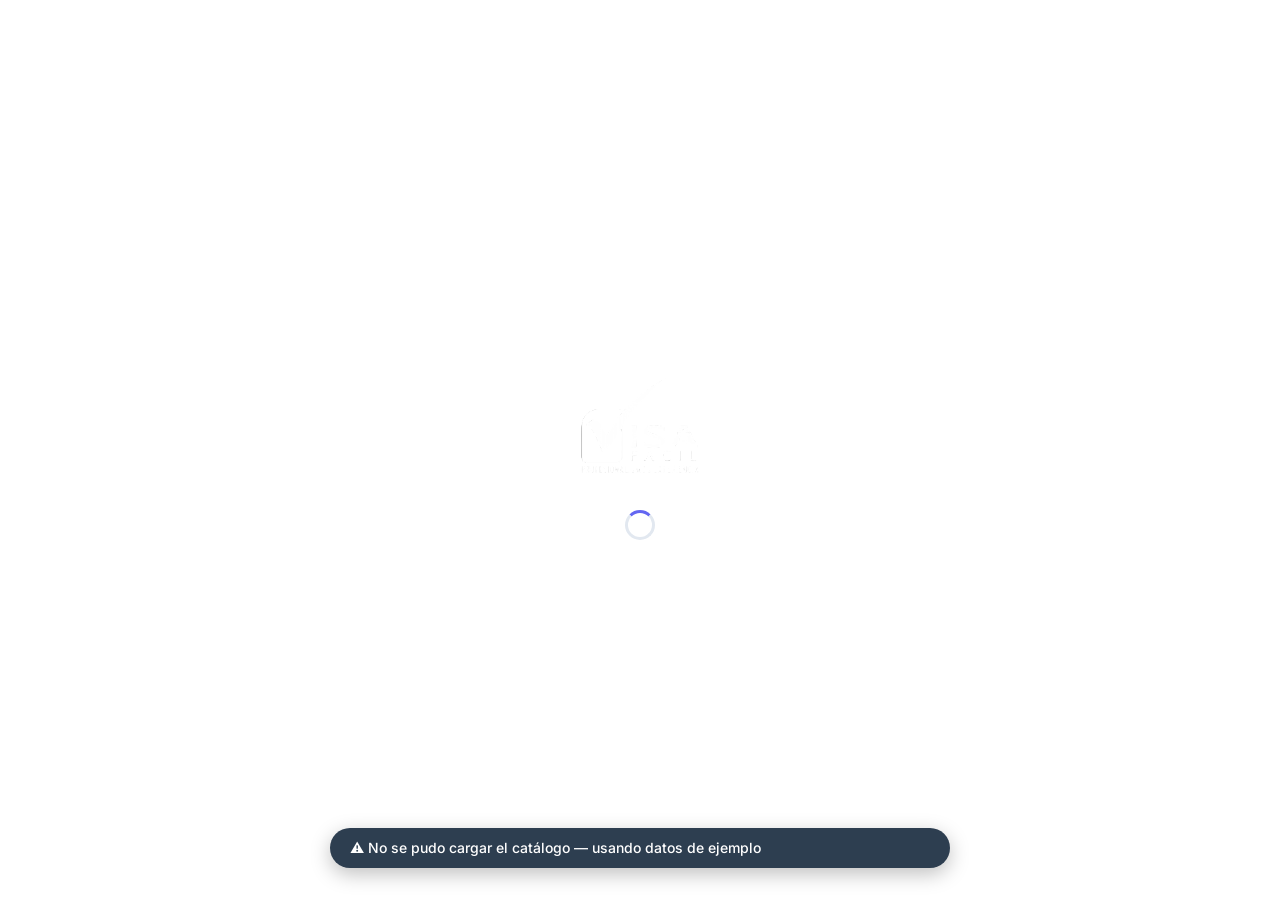
<file: index.html>
<!doctype html>
<html lang="es">

<head>
  <meta charset="UTF-8" />
  <meta http-equiv="X-UA-Compatible" content="IE=edge" />
  <meta name="viewport" content="width=device-width, initial-scale=1.0" />
  <meta name="description" content="Módulo de cotizaciones - réplica educativa de UI tipo CRM" />
  <title>Cotizaciones | Todas las cotizaciones</title>

  <!-- Fuente Inter desde Google Fonts -->
  <link rel="preconnect" href="https://fonts.googleapis.com" />
  <link rel="preconnect" href="https://fonts.gstatic.com" crossorigin />
  <link href="https://fonts.googleapis.com/css2?family=Inter:wght@400;500;600;700&display=swap" rel="stylesheet" />

  <!-- Hojas de estilo en orden de cascada -->
  <link rel="stylesheet" href="css/variables.css" />
  <link rel="stylesheet" href="css/reset.css" />
  <link rel="stylesheet" href="css/components.css" />
  <link rel="stylesheet" href="css/layout.css" />
  <link rel="stylesheet" href="css/global-toolbar.css" />
  <link rel="stylesheet" href="css/sidebar.css" />
  <link rel="stylesheet" href="css/main-content.css" />
  <link rel="stylesheet" href="css/popovers.css" />
  <link rel="stylesheet" href="css/extras.css" />
</head>

<body>
  <div id="app-preloader" aria-hidden="true">
    <img src="img/visafacil.png" alt="Visa Fácil">
    <div id="app-preloader-spinner"></div>
  </div>
  <!-- ============================================
       BARRA SUPERIOR GLOBAL (Topbar oscura)
       ============================================ -->
  <header class="toolbar" role="banner">
    <a href="#" class="toolbar__logo toolbar__logo--img" aria-label="Visa Fácil — Ir al inicio">
      <img src="img/visafacil.png" alt="Visa Fácil" class="toolbar__logo-img" />
    </a>

    <div class="toolbar__spacer" aria-hidden="true"></div>

    <button class="toolbar__profile" aria-label="Ver perfil de usuario" data-popover="popover-usuario">
      <span class="toolbar__avatar" aria-hidden="true">
        <svg viewBox="0 0 32 32" width="20" height="20">
          <circle cx="16" cy="16" r="16" fill="#cbd5e0" />
          <circle cx="16" cy="13" r="5" fill="#fff" />
          <path fill="#fff" d="M6 28a10 10 0 0 1 20 0v2H6v-2Z" />
        </svg>
      </span>
      <span class="toolbar__profile-name">…</span>
      <svg viewBox="0 0 8 8" width="8" height="8" aria-hidden="true">
        <path fill="currentColor" d="M.7 1.7h6.6L4 6 .7 1.7Z" />
      </svg>
    </button>
  </header>

  <!-- ============================================
       BARRA LATERAL VERTICAL (Sidebar)
       ============================================ -->
  <aside id="sidebar" class="sidebar sidebar--colapsado" aria-label="Navegación principal">
    <nav class="sidebar__nav">
      <ul class="sidebar__list" role="menu">
        <li class="sidebar__item sidebar__item--activo" role="menuitem">
          <a href="index.html" class="sidebar__btn" title="Cotizaciones" aria-current="page">
            <svg viewBox="0 0 32 32" width="18" height="18" aria-hidden="true">
              <path fill="currentColor"
                d="M7 2h18a4 4 0 0 1 4 4v20a4 4 0 0 1-4 4H7a4 4 0 0 1-4-4V6a4 4 0 0 1 4-4Zm2 22h14v2H9v-2Zm0-4h14v2H9v-2Zm7-15a1 1 0 0 0-1 1v1c-1 .2-2 .8-2 2 0 1.3 1 2 2.3 2.4l.7.2v2c-.5-.1-1-.4-1.4-.7a.7.7 0 0 0-1 .8c.4.8 1.4 1.3 2.4 1.4v1a1 1 0 0 0 2 0v-1c1.2-.3 2-1 2-2.3 0-1.5-1.2-2.2-2.6-2.6l-.4-.1V9.7c.4.1.7.3 1 .6a.7.7 0 0 0 1-.8c-.4-.7-1.2-1.1-2-1.3V7a1 1 0 0 0-1-1Z" />
            </svg>
            <span class="sidebar__label">Cotizaciones</span>
          </a>
        </li>
        <li class="sidebar__item" role="menuitem">
          <a href="caja.html" class="sidebar__btn" title="Caja">
            <svg viewBox="0 0 32 32" width="18" height="18" aria-hidden="true">
              <path fill="currentColor"
                d="M3 7h26v18H3V7Zm2 2v14h22V9H5Zm11 2a4 4 0 1 1 0 8 4 4 0 0 1 0-8Zm0 2a2 2 0 1 0 0 4 2 2 0 0 0 0-4ZM7 11h2v2H7v-2Zm0 8h2v2H7v-2Zm16-8h2v2h-2v-2Zm0 8h2v2h-2v-2Z" />
            </svg>
            <span class="sidebar__label">Caja</span>
          </a>
        </li>
        <li class="sidebar__item" role="menuitem">
          <a href="comisiones.html" class="sidebar__btn" title="Comisiones">
            <svg viewBox="0 0 32 32" width="18" height="18" aria-hidden="true">
              <path fill="currentColor"
                d="M16 2a14 14 0 1 0 0 28A14 14 0 0 0 16 2Zm0 2a12 12 0 1 1 0 24A12 12 0 0 1 16 4ZM11 9l12 14-1.5 1.3L9.5 10.3 11 9Zm.5 1a2.5 2.5 0 1 1 0 5 2.5 2.5 0 0 1 0-5Zm9 8a2.5 2.5 0 1 1 0 5 2.5 2.5 0 0 1 0-5Z" />
            </svg>
            <span class="sidebar__label">Comisiones</span>
          </a>
        </li>
      </ul>
    </nav>
    <button id="btn-toggle-sidebar" class="sidebar__toggle" aria-label="Expandir o colapsar">
      <svg viewBox="0 0 24 24" width="14" height="14">
        <path fill="none" stroke="currentColor" stroke-width="1.5" d="M3 3h18v18H3V3Zm6 4 4 5-4 5" />
      </svg>
    </button>
  </aside>

  <!-- ============================================
       CONTENIDO PRINCIPAL (Panel blanco flotante)
       ============================================ -->
  <main id="contenido-principal" class="contenido" role="main">
    <!-- Cabecera con tabs -->
    <section class="cabecera">
      <div class="cabecera__selector">
        <button class="selector-objeto" id="btn-selector-objeto" data-popover="popover-objetos" aria-haspopup="true"
          aria-expanded="false">
          <svg viewBox="0 0 32 32" width="12" height="12" aria-hidden="true">
            <path fill="currentColor"
              d="M7 2h18a4 4 0 0 1 4 4v20a4 4 0 0 1-4 4H7a4 4 0 0 1-4-4V6a4 4 0 0 1 4-4Zm2 22h14v2H9v-2Zm0-4h14v2H9v-2Zm7-15a1 1 0 0 0-1 1v1c-1 .2-2 .8-2 2 0 1.3 1 2 2.3 2.4l.7.2v2c-.5-.1-1-.4-1.4-.7a.7.7 0 0 0-1 .8c.4.8 1.4 1.3 2.4 1.4v1a1 1 0 0 0 2 0v-1c1.2-.3 2-1 2-2.3 0-1.5-1.2-2.2-2.6-2.6l-.4-.1V9.7c.4.1.7.3 1 .6a.7.7 0 0 0 1-.8c-.4-.7-1.2-1.1-2-1.3V7a1 1 0 0 0-1-1Z" />
          </svg>
          <span>Cotizaciones</span>
          <svg viewBox="0 0 8 8" width="8" height="8" aria-hidden="true">
            <path fill="currentColor" d="M.7 1.7h6.6L4 6 .7 1.7Z" />
          </svg>
        </button>
      </div>

      <div class="cabecera__sep" aria-hidden="true"></div>

      <!-- Tabs de vistas guardadas con flechas de scroll -->
      <div class="tabs-wrapper">
        <button class="tabs__scroll" id="btn-tab-scroll-left" type="button" aria-label="Desplazar tabs a la izquierda"
          hidden>
          <svg viewBox="0 0 24 24" width="14" height="14" aria-hidden="true">
            <path fill="currentColor" d="M15 5l2 2-5 5 5 5-2 2-7-7 7-7Z" />
          </svg>
        </button>
        <div class="tabs" id="tabs-vistas" role="tablist" aria-label="Vistas guardadas">
          <!-- Las tabs se generan dinámicamente desde js/views.js -->
        </div>
        <button class="tabs__scroll" id="btn-tab-scroll-right" type="button" aria-label="Desplazar tabs a la derecha"
          hidden>
          <svg viewBox="0 0 24 24" width="14" height="14" aria-hidden="true">
            <path fill="currentColor" d="M9 5l-2 2 5 5-5 5 2 2 7-7-7-7Z" />
          </svg>
        </button>
      </div>

      <div class="cabecera__sep" aria-hidden="true"></div>

      <button class="tab__agregar" id="btn-add-tab" data-popover="popover-tab-add" aria-label="Agregar nueva vista">
        <svg viewBox="0 0 12 12" width="12" height="12">
          <path fill="currentColor" d="M5 5V0h2v5h5v2H7v5H5V7H0V5h5Z" />
        </svg>
      </button>

      <div class="cabecera__acciones">
        <button class="btn btn--icon btn--bordered" id="btn-cabecera-menu" data-popover="popover-cabecera-menu"
          aria-label="Más opciones">
          <svg viewBox="0 0 32 32" width="14" height="14" aria-hidden="true">
            <circle cx="16" cy="6" r="3" fill="currentColor"></circle>
            <circle cx="16" cy="16" r="3" fill="currentColor"></circle>
            <circle cx="16" cy="26" r="3" fill="currentColor"></circle>
          </svg>
        </button>

        <button id="btn-crear-cotizacion" class="btn btn--mutado">
          Crear cotización
        </button>
      </div>
    </section>

    <!-- Fila flex: tabla + panel lateral lado a lado -->
    <div class="contenido__body">
      <!-- Bloque unificado: toolbar + filtros + tabla + paginación dentro de un solo contenedor con borde -->
      <div class="bloque-tabla">
        <!-- Toolbar de tabla -->
        <section class="toolbar-tabla" aria-label="Acciones sobre la tabla">
          <div class="toolbar-tabla__grupo">
            <div class="campo-busqueda">
              <svg viewBox="0 0 24 24" width="14" height="14" class="campo-busqueda__icono">
                <path fill="currentColor"
                  d="M10 2a8 8 0 1 0 5 14.3l5.3 5.3 1.4-1.4-5.3-5.3A8 8 0 0 0 10 2Zm0 2a6 6 0 1 1 0 12 6 6 0 0 1 0-12Z" />
              </svg>
              <input type="search" id="input-buscar-tabla" class="campo-busqueda__input" placeholder="Buscar"
                aria-label="Buscar en la tabla" />
            </div>
            <div class="toolbar-tabla__sep"></div>
            <button class="btn btn--ghost" id="btn-vista-tabla" data-popover="popover-vista-tabla" aria-haspopup="true"
              aria-expanded="false">
              <svg viewBox="0 0 32 32" width="14" height="14">
                <path fill="currentColor" d="M4 4h24v6H4V4Zm0 9h24v6H4v-6Zm0 9h24v6H4v-6Z" />
              </svg>
              <span id="lbl-vista-tabla">Vista de tabla</span>
              <svg viewBox="0 0 8 8" width="8" height="8">
                <path fill="currentColor" d="M.7 1.7h6.6L4 6 .7 1.7Z" />
              </svg>
            </button>
            <button class="btn btn--icon" id="btn-config-tabla" aria-label="Configuración de columnas">
              <svg viewBox="0 0 32 32" width="14" height="14">
                <path fill="currentColor"
                  d="M27.9 13.4h-2.5c-.2-.8-.5-1.5-.8-2.1l1.8-1.8a2.1 2.1 0 0 0 0-3l-.7-.8a2.2 2.2 0 0 0-3 0l-1.8 1.8c-.6-.3-1.3-.6-2-.8V4.1a2.1 2.1 0 0 0-2.2-2.1h-1a2.1 2.1 0 0 0-2.2 2.1v2.6c-.7.2-1.4.4-2 .8L9.7 5.7a2.2 2.2 0 0 0-3 0l-.7.7a2.1 2.1 0 0 0 0 3l1.8 1.8c-.3.6-.6 1.3-.8 2H4.5a2.1 2.1 0 0 0-2.1 2.2v1c0 1.2.9 2.2 2.1 2.2H7c.2.7.5 1.4.8 2L6 20.4a2.1 2.1 0 0 0 0 3l.7.8a2.2 2.2 0 0 0 3 0l1.8-1.8c.6.3 1.3.6 2 .8v2.6c0 1.2.9 2.2 2.1 2.2h1c1.2 0 2.1-1 2.1-2.2v-2.5c.8-.2 1.5-.5 2.1-.8l1.8 1.8a2.2 2.2 0 0 0 3 0l.7-.8a2.1 2.1 0 0 0 0-3l-1.8-1.8c.3-.6.6-1.3.8-2h2.5c1.2 0 2.1-1 2.1-2.1v-1c0-1.2-.9-2.1-2.1-2.1ZM16 20.2a4.2 4.2 0 1 1 0-8.4 4.2 4.2 0 0 1 0 8.4Z" />
              </svg>
            </button>
            <button class="btn btn--ghost" id="btn-editar-columnas">
              Editar columnas
            </button>
            <div class="toolbar-tabla__sep"></div>
            <button class="btn btn--ghost btn--activo" id="btn-toggle-filtros" aria-pressed="true">
              <svg viewBox="0 0 32 32" width="14" height="14">
                <path fill="currentColor" d="M2 5h28v2H2V5Zm3 7h22v2H5v-2Zm3 7h16v2H8v-2Zm4 7h8v2h-8v-2Z" />
              </svg>
              Filtros
            </button>
            <button class="btn btn--ghost" id="btn-ordenar" data-popover="popover-ordenar">
              <svg viewBox="0 0 32 32" width="14" height="14">
                <path fill="currentColor"
                  d="M12 24H10V4H8v20H6l3 3 3-3Zm6-17v2h10V7H18Zm0 6v2h8v-2h-8Zm0 6v2h6v-2h-6Zm0 6v2h4v-2h-4Z" />
              </svg>
              Ordenar
            </button>
            <div class="toolbar-tabla__sep"></div>
            <button class="btn btn--ghost" id="btn-exportar-toolbar" data-popover="popover-export-opciones">
              Exportar
            </button>
          </div>

          <div class="toolbar-tabla__grupo toolbar-tabla__grupo--final">
            <div class="toolbar-tabla__sep"></div>
            <button class="btn btn--icon" id="btn-duplicar-vista" aria-label="Duplicar vista">
              <svg viewBox="0 0 32 32" width="14" height="14">
                <path fill="currentColor"
                  d="M8 2h12a3 3 0 0 1 3 3v1H10a3 3 0 0 0-3 3v15H6a3 3 0 0 1-3-3V5a3 3 0 0 1 3-3h2Zm6 6h12a3 3 0 0 1 3 3v15a3 3 0 0 1-3 3H14a3 3 0 0 1-3-3V11a3 3 0 0 1 3-3Z" />
              </svg>
            </button>
            <button class="btn btn--ghost" id="btn-guardar-vista" data-popover="popover-guardar-readonly">
              Guardar
            </button>
          </div>
        </section>

        <!-- Filtros rápidos -->
        <section class="filtros-rapidos" id="filtros-rapidos" aria-label="Filtros rápidos">
          <button class="filtro-pill" data-popover="popover-filtro-estado" data-filtro="estado">
            Estado
            <svg viewBox="0 0 8 8" width="8" height="8">
              <path fill="currentColor" d="M.7 1.7h6.6L4 6 .7 1.7Z" />
            </svg>
          </button>
          <button class="filtro-pill" data-popover="popover-filtro-actividad" data-filtro="actividad">
            Última actividad
            <svg viewBox="0 0 8 8" width="8" height="8">
              <path fill="currentColor" d="M.7 1.7h6.6L4 6 .7 1.7Z" />
            </svg>
          </button>
          <button class="filtro-pill" data-popover="popover-filtro-propietario" data-filtro="propietario">
            Propietario
            <svg viewBox="0 0 8 8" width="8" height="8">
              <path fill="currentColor" d="M.7 1.7h6.6L4 6 .7 1.7Z" />
            </svg>
          </button>
          <button class="filtro-pill" data-popover="popover-filtro-firma" data-filtro="firma">
            Estado de la firma
            <svg viewBox="0 0 8 8" width="8" height="8">
              <path fill="currentColor" d="M.7 1.7h6.6L4 6 .7 1.7Z" />
            </svg>
          </button>
          <!-- Pills opcionales (ocultas hasta que se agregan con el botón +) -->
          <button class="filtro-pill" data-popover="popover-filtro-moneda" data-filtro="moneda" style="display: none">
            Moneda
            <svg viewBox="0 0 8 8" width="8" height="8">
              <path fill="currentColor" d="M.7 1.7h6.6L4 6 .7 1.7Z" />
            </svg>
          </button>
          <div class="toolbar-tabla__sep"></div>
          <button class="filtro-icon" id="btn-add-filtro" data-popover="popover-filtro-add"
            aria-label="Agregar filtro rápido">
            <svg viewBox="0 0 12 12" width="12" height="12">
              <path fill="currentColor" d="M5 5V0h2v5h5v2H7v5H5V7H0V5h5Z" />
            </svg>
          </button>
          <button class="filtro-icon" id="btn-edit-filtros" aria-label="Editar filtros rápidos">
            <svg viewBox="0 0 24 24" width="12" height="12">
              <path fill="currentColor" d="m3 21 1-5 11-11 4 4-11 11-5 1Zm14-14 2-2a2 2 0 0 1 3 3l-2 2-3-3Z" />
            </svg>
          </button>
          <button class="filtro-avanzados">
            <svg viewBox="0 0 32 32" width="14" height="14">
              <path fill="currentColor" d="M2 5h28v2H2V5Zm3 7h22v2H5v-2Zm3 7h16v2H8v-2Zm4 7h8v2h-8v-2Z" />
            </svg>
            Filtros avanzados
          </button>
        </section>

        <!-- Tabla -->
        <section class="tabla-wrapper" aria-label="Listado de cotizaciones">
          <div class="tabla-scroll">
            <table class="tabla-cotizaciones" id="tabla-cotizaciones" role="table">
              <thead>
                <tr>
                  <th data-columna="titulo" data-orden="desc" class="th th--orden">
                    <span>TÍTULO</span><span class="th__icono-orden"><svg viewBox="0 0 24 24" width="10" height="10">
                        <path fill="none" stroke="currentColor" stroke-width="2" d="M12 4v15M6 14l6 6 6-6" />
                      </svg></span>
                  </th>
                  <th data-columna="estado" class="th">ESTADO</th>
                  <th data-columna="cantidad" class="th th--num">CANTIDAD</th>
                  <th data-columna="firma" class="th">ESTADO DE LA FIRMA</th>
                  <th data-columna="propietario" class="th">PROPIETARIO</th>
                  <th data-columna="creacion" class="th">
                    FECHA DE CREACIÓN
                  </th>
                  <th data-columna="vencimiento" class="th">
                    FECHA DE VENCIMIENTO
                  </th>
                  <th data-columna="negocio" class="th">
                    NOMBRE DEL NEGOCIO
                  </th>
                </tr>
              </thead>
              <tbody id="tbody-cotizaciones"></tbody>
            </table>
          </div>
        </section>

        <!-- Paginación -->
        <section class="paginacion" aria-label="Paginación">
          <button class="pag-btn pag-btn--nav" disabled aria-label="Página anterior">
            <svg viewBox="0 0 24 24" width="12" height="12">
              <path fill="currentColor" d="m15 4-8 8 8 8 1.5-1.5L10 12l6.5-6.5L15 4Z" />
            </svg>
            Anterior
          </button>
          <div class="pag-numeros" id="pag-numeros"></div>
          <button class="pag-btn pag-btn--nav" aria-label="Página siguiente">
            Siguiente
            <svg viewBox="0 0 24 24" width="12" height="12">
              <path fill="currentColor" d="m9 4 8 8-8 8-1.5-1.5L14 12 7.5 5.5 9 4Z" />
            </svg>
          </button>
          <button class="pag-tamano" id="btn-tamano-pagina" data-popover="popover-tamano-pagina" aria-haspopup="true"
            aria-expanded="false">
            <span id="lbl-tamano">25 por página</span>
            <svg viewBox="0 0 8 8" width="8" height="8">
              <path fill="currentColor" d="M.7 1.7h6.6L4 6 .7 1.7Z"></path>
            </svg>
          </button>
          <div class="popover" id="popover-tamano-pagina" hidden style="width: 180px">
            <div class="popover__lista">
              <button class="popover__item" data-page-size="25">
                25 por página
              </button>
              <button class="popover__item" data-page-size="50">
                50 por página
              </button>
              <button class="popover__item" data-page-size="100">
                100 por página
              </button>
            </div>
          </div>
        </section>
      </div>
      <!-- /.bloque-tabla -->

      <!-- Panel lateral: Detalle de cotización (hermano flex de .bloque-tabla) -->
      <aside class="panel-detalle" id="panel-detalle-cotizacion" aria-label="Detalle de cotización">
        <div class="panel-detalle__card">
          <!-- Header mínimo: etiqueta + cerrar -->
          <div class="panel-detalle__header">
            <span class="panel-detalle__vp-label">Vista previa</span>
            <button class="panel-detalle__cerrar" data-cerrar-detalle aria-label="Cerrar">
              <svg viewBox="0 0 24 24" width="16" height="16">
                <path fill="currentColor" d="M3 5l2-2 7 7 7-7 2 2-7 7 7 7-2 2-7-7-7 7-2-2 7-7L3 5Z" />
              </svg>
            </button>
          </div>

          <!-- Cuerpo scrollable -->
          <div class="panel-detalle__body">
            <!-- Bloque highlight: acciones, título, valores, botones -->
            <div class="panel-detalle__highlight">
              <div class="panel-detalle__highlight-top">
                <button class="btn btn--link" id="detalle-cot-acciones" data-popover="popover-detalle-cot-acciones">
                  Acciones
                  <svg viewBox="0 0 8 8" width="8" height="8">
                    <path fill="currentColor" d="M.7 1.7h6.6L4 6 .7 1.7Z" />
                  </svg>
                </button>
              </div>
              <h3 class="panel-detalle__titulo" id="detalle-cot-titulo">—</h3>
              <dl class="panel-detalle__dl">
                <dt>Valor de la cotización</dt>
                <dd class="panel-detalle__valor-grande" id="detalle-cot-monto">
                  —
                </dd>
                <dt>Número de cotización</dt>
                <dd id="detalle-cot-numero">—</dd>
                <dt>Estado</dt>
                <dd id="detalle-cot-estado">—</dd>
              </dl>
              <div class="panel-detalle__acciones panel-detalle__acciones--cot">
                <button class="panel-detalle__accion-circ" data-accion-cot="retirar" title="Retirar">
                  <span class="panel-detalle__accion-icono">
                    <svg viewBox="0 0 24 24" width="14" height="14">
                      <path fill="currentColor" d="m3 21 1-5 11-11 4 4-11 11-5 1Zm14-14 2-2a2 2 0 0 1 3 3l-2 2-3-3Z" />
                    </svg>
                  </span>
                  <span>Retirar</span>
                </button>
                <button class="panel-detalle__accion-circ" data-accion-cot="clonar" title="Clonar">
                  <span class="panel-detalle__accion-icono">
                    <svg viewBox="0 0 32 32" width="14" height="14">
                      <path fill="currentColor"
                        d="M8 2h12a3 3 0 0 1 3 3v1H10a3 3 0 0 0-3 3v15H6a3 3 0 0 1-3-3V5a3 3 0 0 1 3-3h2Zm6 6h12a3 3 0 0 1 3 3v15a3 3 0 0 1-3 3H14a3 3 0 0 1-3-3V11a3 3 0 0 1 3-3Z" />
                    </svg>
                  </span>
                  <span>Clonar</span>
                </button>
                <button class="panel-detalle__accion-circ" data-accion-cot="descargar" title="Descargar">
                  <span class="panel-detalle__accion-icono">
                    <svg viewBox="0 0 24 24" width="14" height="14">
                      <path fill="currentColor" d="M12 3v12m0 0-4-4m4 4 4-4M5 21h14" />
                    </svg>
                  </span>
                  <span>Descargar</span>
                </button>
                <button class="panel-detalle__accion-circ" data-accion-cot="copiar" title="Copiar enlace">
                  <span class="panel-detalle__accion-icono">
                    <svg viewBox="0 0 24 24" width="14" height="14">
                      <path fill="currentColor"
                        d="M10 13a5 5 0 0 0 7 0l3-3a5 5 0 1 0-7-7l-1 1m-2 6a5 5 0 0 0-7 0l-3 3a5 5 0 1 0 7 7l1-1" />
                    </svg>
                  </span>
                  <span>Copiar enl…</span>
                </button>
              </div>
            </div>

            <!-- Sección: Acerca de este objeto (abierta por defecto) -->
            <div class="panel-detalle__seccion panel-detalle__seccion--colapsable" data-colapsable>
              <div class="panel-detalle__seccion-titulo" data-toggle-seccion>
                <span>
                  <svg viewBox="0 0 24 24" width="10" height="10" class="chevron-seccion">
                    <path fill="currentColor" d="m6 9 6 6 6-6H6Z" />
                  </svg>
                  Acerca de este objeto Cotización
                </span>
                <button class="btn btn--link" style="font-size: 11px">
                  Acciones
                  <svg viewBox="0 0 8 8" width="8" height="8">
                    <path fill="currentColor" d="M.7 1.7h6.6L4 6 .7 1.7Z" />
                  </svg>
                </button>
              </div>
              <div class="panel-detalle__seccion-cuerpo">
                <div class="panel-detalle__campo-stacked">
                  <span class="panel-detalle__campo-label">Propietario</span>
                  <div class="panel-detalle__campo-valor celda-avatar" id="detalle-cot-propietario">
                    —
                  </div>
                </div>
                <div class="panel-detalle__campo-stacked">
                  <span class="panel-detalle__campo-label">Cliente</span>
                  <span class="panel-detalle__campo-valor" id="detalle-cot-cliente">—</span>
                </div>
                <div class="panel-detalle__campo-stacked">
                  <span class="panel-detalle__campo-label">Negocio asociado</span>
                  <span class="panel-detalle__campo-valor" id="detalle-cot-negocio">—</span>
                </div>
                <div class="panel-detalle__campo-stacked">
                  <span class="panel-detalle__campo-label">Fecha de creación</span>
                  <span class="panel-detalle__campo-valor" id="detalle-cot-fcreacion">—</span>
                </div>
                <div class="panel-detalle__campo-stacked">
                  <span class="panel-detalle__campo-label">Fecha de vencimiento</span>
                  <span class="panel-detalle__campo-valor" id="detalle-cot-fvencimiento">—</span>
                </div>
                <div class="panel-detalle__campo-stacked">
                  <span class="panel-detalle__campo-label">Estado de la firma</span>
                  <span class="panel-detalle__campo-valor" id="detalle-cot-firma">—</span>
                </div>
              </div>
            </div>

            <!-- Sección: Actividades (colapsada por defecto) -->
            <div class="panel-detalle__seccion panel-detalle__seccion--colapsable colapsado" data-colapsable>
              <div class="panel-detalle__seccion-titulo" data-toggle-seccion>
                <span>
                  <svg viewBox="0 0 24 24" width="10" height="10" class="chevron-seccion">
                    <path fill="currentColor" d="m6 9 6 6 6-6H6Z" />
                  </svg>
                  Actividades de cotizaciones
                </span>
              </div>
              <div class="panel-detalle__seccion-cuerpo">
                <p class="panel-detalle__vacio">
                  No hay actividades registradas para esta cotización.
                </p>
              </div>
            </div>
          </div>
          <!-- /.panel-detalle__body -->
        </div>
        <!-- /.panel-detalle__card -->
      </aside>

      <!-- Panel de configuración: hermano flex de .bloque-tabla (misma altura) -->
      <aside class="panel-detalle" id="panel-config-tabla" aria-label="Configuración de la tabla">
        <div class="panel-detalle__card">
          <div class="panel-detalle__header">
            <span class="panel-detalle__vp-label">Configuración de la tabla</span>
            <button class="panel-detalle__cerrar" data-cerrar-panel aria-label="Cerrar">
              <svg viewBox="0 0 24 24" width="16" height="16">
                <path fill="currentColor" d="M3 5l2-2 7 7 7-7 2 2-7 7 7 7-2 2-7-7-7 7-2-2 7-7L3 5Z" />
              </svg>
            </button>
          </div>
          <div class="panel-lateral__body">
            <div class="panel-lateral__seccion">
              <div class="panel-lateral__seccion-titulo">
                Registros por página
              </div>
              <label class="panel-lateral__radio"><input type="radio" name="tamano-pag" value="25" checked />
                25 por página</label>
              <label class="panel-lateral__radio"><input type="radio" name="tamano-pag" value="50" /> 50 por
                página</label>
              <label class="panel-lateral__radio"><input type="radio" name="tamano-pag" value="100" /> 100 por
                página</label>
            </div>
            <div class="panel-lateral__seccion">
              <div class="panel-lateral__seccion-titulo">
                Altura de fila ⓘ
              </div>
              <label class="panel-lateral__radio"><input type="radio" name="altura" value="compacto" />
                Compacto</label>
              <label class="panel-lateral__radio"><input type="radio" name="altura" value="default" checked />
                Valor predeterminado</label>
              <label class="panel-lateral__radio"><input type="radio" name="altura" value="comodo" />
                Cómodo</label>
            </div>
            <div class="panel-lateral__seccion">
              <div class="panel-lateral__switch-row">
                <span>Zebra striping ⓘ</span>
                <div class="switch" id="switch-zebra"></div>
              </div>
            </div>
          </div>
        </div>
      </aside>
    </div>
    <!-- /.contenido__body -->
  </main>

  <!-- ============================================================
       POPOVERS (dropdowns flotantes)
       ============================================================ -->

  <!-- Popover: Usuario activo -->
  <div class="popover" id="popover-usuario" hidden style="width:260px">
    <div style="padding:var(--esp-4);border-bottom:1px solid var(--color-borde);">
      <div style="font-weight:var(--font-peso-semibold);font-size:var(--font-tam-md);margin-bottom:2px;"
        id="user-pop-nombre">—</div>
      <div style="font-size:var(--font-tam-sm);color:var(--color-texto-suave);" id="user-pop-email">—</div>
      <div style="font-size:var(--font-tam-xs);color:var(--color-texto-debil);margin-top:4px;" id="user-pop-rol">—</div>
    </div>
    <div class="popover__lista">
      <button class="popover__item" id="btn-ir-hubspot">
        <svg viewBox="0 0 24 24" width="14" height="14" style="margin-right:6px;flex-shrink:0">
          <path fill="currentColor"
            d="M14 3v2h4.6l-9.3 9.3 1.4 1.4L20 6.4V11h2V3h-8Zm-1 14H5V7h6V5H5a2 2 0 0 0-2 2v10a2 2 0 0 0 2 2h8a2 2 0 0 0 2-2v-4h-2v4Z" />
        </svg>
        Ir a HubSpot
      </button>
      <button class="popover__item" id="btn-logout" style="color:#dc2626">
        <svg viewBox="0 0 24 24" width="14" height="14" style="margin-right:6px;flex-shrink:0">
          <path fill="currentColor"
            d="M5 3h7v2H5v14h7v2H5a2 2 0 0 1-2-2V5a2 2 0 0 1 2-2Zm11 4 1.4 1.4L14.8 11H21v2h-6.2l2.6 2.6L16 17l-5-5 5-5Z" />
        </svg>
        Cerrar sesión
      </button>
    </div>
  </div>

  <!-- 1. Selector de tipo de objeto (solo Cotizaciones y Caja) -->
  <div class="popover" id="popover-objetos" hidden style="width: 240px">
    <div class="popover__lista" data-lista="objetos">
      <div class="popover__grupo-titulo">Módulos disponibles</div>
      <button class="popover__item popover__item--activo">
        <span class="tipo-icono"><svg viewBox="0 0 24 24" width="14" height="14">
            <path fill="currentColor" d="M5 2h14v20H5V2Zm2 5h10V5H7v2Zm0 4h10V9H7v2Zm0 4h7v-2H7v2Z" />
          </svg></span>Cotizaciones
      </button>
      <a href="caja.html" class="popover__item" style="text-decoration: none"><span class="tipo-icono"><svg
            viewBox="0 0 24 24" width="14" height="14">
            <path fill="currentColor"
              d="M3 7h18v12H3V7Zm2 2v8h14V9H5Zm7 1a3 3 0 1 1 0 6 3 3 0 0 1 0-6Zm-5 0h2v2H7v-2Zm10 0h2v2h-2v-2Z" />
          </svg></span>Caja</a>
      <a href="comisiones.html" class="popover__item" style="text-decoration:none">
        <span class="tipo-icono"><svg viewBox="0 0 24 24" width="14" height="14">
            <path fill="currentColor"
              d="M12 2a10 10 0 1 0 0 20A10 10 0 0 0 12 2Zm0 2a8 8 0 1 1 0 16A8 8 0 0 1 12 4ZM8 9l8 10-1.5 1.2L6.5 10.2 8 9Z" />
          </svg></span>
        Comisiones
      </a>
    </div>
  </div>

  <!-- 1.b Popover: tipo de vista (Tabla / Tablero / Lista) -->
  <div class="popover" id="popover-vista-tabla" hidden style="width: 220px">
    <div class="popover__lista">
      <div class="popover__grupo-titulo">Tipo de vista</div>
      <button class="popover__item popover__item--seleccionado" data-vista-tipo="tabla">
        <span class="tipo-icono"><svg viewBox="0 0 24 24" width="14" height="14">
            <path fill="currentColor" d="M3 5h18v3H3V5Zm0 5h18v3H3v-3Zm0 5h18v3H3v-3Z" />
          </svg></span>
        Vista de tabla
      </button>
    </div>
  </div>

  <!-- 1.c Popover: Guardar (vista de solo lectura) -->
  <div class="popover popover--info" id="popover-guardar-readonly" hidden style="width: 280px">
    <div class="popover__cabecera-info">
      <div class="popover__titulo-info">Vista de solo lectura</div>
    </div>
    <div class="popover__nota popover__nota--info">
      Esta vista es de solo lectura y fue creada por HubSpot u otra persona.
      Clona esta vista para guardar los cambios que hayas hecho en los
      filtros, los órdenes o las columnas.
    </div>
  </div>

  <!-- 2. Menú 3 puntos de tab -->
  <div class="popover" id="popover-tab-menu" hidden style="width: 240px">
    <div class="popover__lista">
      <button class="popover__item" type="button" data-accion="tab-rename">
        Cambiar nombre
      </button>
      <button class="popover__item" type="button" data-accion="tab-clonar">
        Clonar
      </button>
      <button class="popover__item popover__item--deshabilitado" type="button">
        Gestionar lo que se comparte
      </button>
      <button class="popover__item" type="button" data-accion="tab-eliminar">
        Eliminar
      </button>
    </div>
  </div>

  <!-- 3. Menú + de tabs -->
  <div class="popover" id="popover-tab-add" hidden style="width: 200px">
    <div class="popover__lista">
      <button class="popover__item" data-accion="crear-vista">
        Crear nueva vista
      </button>
      <button class="popover__item" data-accion="agregar-vista">
        Agregar vista (4/50)
      </button>
    </div>
  </div>

  <!-- 4. Menú 3 puntos de cabecera (derecha) -->
  <div class="popover" id="popover-cabecera-menu" hidden style="width: 280px">
    <div class="popover__lista">
      <button class="popover__item" data-accion="cab-informes">
        Ir a informes de cotizaciones
        <span class="popover__item-icono-ext"><svg viewBox="0 0 24 24" width="12" height="12">
            <path fill="currentColor" d="M14 3v2h4.6l-9.3 9.3 1.4 1.4L20 6.4V11h2V3h-8Zm-9 4h6v2H7v10h10v-6h2v8H5V7Z" />
          </svg></span>
      </button>
      <button class="popover__item" data-accion="cab-config-comisiones">
        Configurar comisiones
      </button>
      <button class="popover__item" data-accion="cab-reporte-comisiones">
        Reporte de comisiones
      </button>
      <button class="popover__item popover__item--deshabilitado">
        Editar propiedades
      </button>
      <button class="popover__item popover__item--deshabilitado">
        Restaurar registros
        <span class="popover__item-icono-ext"><svg viewBox="0 0 24 24" width="12" height="12">
            <path fill="currentColor" d="M14 3v2h4.6l-9.3 9.3 1.4 1.4L20 6.4V11h2V3h-8Z" />
          </svg></span>
      </button>
      <button class="popover__item" data-accion="cab-descargar">
        Descarga las cotizaciones publicadas
      </button>
    </div>
  </div>

  <!-- 5. Popover Ordenar -->
  <div class="popover popover-ordenar" id="popover-ordenar" hidden>
    <div class="popover-ordenar__titulo">Ordenar por</div>
    <div class="popover-ordenar__fila">
      <select class="popover-ordenar__select" id="select-orden">
        <option value="titulo">Título</option>
        <option value="cantidad">Cantidad</option>
        <option value="creacion">Fecha de creación</option>
        <option value="vencimiento">Fecha de vencimiento</option>
        <option value="estado">Estado</option>
        <option value="propietario">Propietario</option>
      </select>
      <div class="popover-ordenar__dir">
        <button data-dir="desc" class="activo">Z → A</button>
        <button data-dir="asc">A → Z</button>
      </div>
    </div>
  </div>

  <!-- 6. Filtro: Estado -->
  <div class="popover" id="popover-filtro-estado" hidden style="width: 220px">
    <div class="popover__lista">
      <div class="popover__grupo-titulo">Estado</div>
      <label class="check-lista__item"><input type="checkbox" data-filtro-val="publicado" />
        Publicado</label>
      <label class="check-lista__item"><input type="checkbox" data-filtro-val="vencido" /> Vencido</label>
      <label class="check-lista__item"><input type="checkbox" data-filtro-val="borrador" /> Borrador</label>
      <label class="check-lista__item"><input type="checkbox" data-filtro-val="aprobado" /> Aprobado</label>
      <label class="check-lista__item"><input type="checkbox" data-filtro-val="en_revision" /> En
        revisión</label>
    </div>
  </div>

  <!-- 7. Filtro: Última actividad (presets + rango personalizado) -->
  <div class="popover popover--fecha" id="popover-filtro-actividad" hidden style="width: 280px">
    <div class="popover__grupo-titulo">Rangos predefinidos</div>
    <div class="popover__lista">
      <button class="popover__item" data-filtro-val="hoy">Hoy</button>
      <button class="popover__item" data-filtro-val="ayer">Ayer</button>
      <button class="popover__item" data-filtro-val="semana">
        Últimos 7 días
      </button>
      <button class="popover__item" data-filtro-val="mes">Este mes</button>
      <button class="popover__item" data-filtro-val="mes_pasado">
        Mes pasado
      </button>
      <button class="popover__item" data-filtro-val="trimestre">
        Último trimestre
      </button>
      <button class="popover__item" data-filtro-val="anio">Este año</button>
    </div>
    <div class="popover__seccion-fecha">
      <div class="popover__grupo-titulo">Rango personalizado</div>
      <div class="popover__rango-fila">
        <input type="date" id="filtro-actividad-desde" class="form-input form-input--sm" aria-label="Desde" />
        <span class="popover__rango-sep">→</span>
        <input type="date" id="filtro-actividad-hasta" class="form-input form-input--sm" aria-label="Hasta" />
      </div>
      <div class="popover__rango-acciones">
        <button class="btn btn--ghost btn--sm" data-actividad-accion="limpiar">
          Limpiar
        </button>
        <button class="btn btn--naranja btn--sm" data-actividad-accion="aplicar">
          Aplicar
        </button>
      </div>
    </div>
  </div>

  <!-- 8. Filtro: Propietario -->
  <div class="popover" id="popover-filtro-propietario" hidden style="width: 260px">
    <div class="popover__buscar">
      <input type="search" class="popover__buscar-input" placeholder="Buscar propietario" />
      <svg class="popover__buscar-icono" viewBox="0 0 24 24" width="14" height="14">
        <path fill="currentColor"
          d="M10 2a8 8 0 1 0 5 14.3l5.3 5.3 1.4-1.4-5.3-5.3A8 8 0 0 0 10 2Zm0 2a6 6 0 1 1 0 12 6 6 0 0 1 0-12Z" />
      </svg>
    </div>
    <div class="popover__lista" id="lista-propietarios">
      <!-- Se rellena dinámicamente -->
    </div>
  </div>

  <!-- 9. Filtro: Estado de la firma -->
  <div class="popover" id="popover-filtro-firma" hidden style="width: 220px">
    <div class="popover__lista">
      <label class="check-lista__item"><input type="checkbox" data-filtro-val="firmado" /> Firmado</label>
      <label class="check-lista__item"><input type="checkbox" data-filtro-val="pendiente" />
        Pendiente</label>
      <label class="check-lista__item"><input type="checkbox" data-filtro-val="expirado" /> Expirado</label>
      <label class="check-lista__item"><input type="checkbox" data-filtro-val="rechazado" />
        Rechazado</label>
      <label class="check-lista__item"><input type="checkbox" data-filtro-val="no_aplica" /> No
        aplicable</label>
    </div>
  </div>

  <!-- 10. Filtro: + agregar filtro rápido -->
  <div class="popover" id="popover-filtro-add" hidden style="width: 280px">
    <div class="popover__buscar">
      <input type="search" class="popover__buscar-input" id="filtro-add-buscar" placeholder="Buscar"
        autocomplete="off" />
      <svg class="popover__buscar-icono" viewBox="0 0 24 24" width="14" height="14">
        <path fill="currentColor"
          d="M10 2a8 8 0 1 0 5 14.3l5.3 5.3 1.4-1.4-5.3-5.3A8 8 0 0 0 10 2Zm0 2a6 6 0 1 1 0 12 6 6 0 0 1 0-12Z" />
      </svg>
    </div>
    <div class="popover__lista" id="filtro-add-lista">
      <div class="popover__grupo-titulo">Filtros de cotizaciones</div>
      <button class="popover__item" data-pill-id="moneda">
        <span class="tipo-icono">$</span>Moneda
      </button>
    </div>
  </div>

  <!-- 11. Filtro: Moneda (opcional) -->
  <div class="popover" id="popover-filtro-moneda" hidden style="width: 200px">
    <div class="popover__lista">
      <label class="check-lista__item"><input type="checkbox" data-filtro-val="COP" /> COP — Peso
        colombiano</label>
      <label class="check-lista__item"><input type="checkbox" data-filtro-val="USD" /> USD — Dólar</label>
      <label class="check-lista__item"><input type="checkbox" data-filtro-val="EUR" /> EUR — Euro</label>
    </div>
  </div>

  <!-- Opciones de exportación -->
  <div class="popover" id="popover-export-opciones" hidden style="width: 320px">
    <div class="popover__grupo-titulo">Exportar a Excel (CSV)</div>
    <div class="popover__nota">
      Se generará un archivo .csv compatible con Excel. Las columnas siguen el
      orden visible en la tabla.
    </div>
    <div class="popover__lista">
      <button class="popover__item popover__item--rico" data-export-alcance="visibles">
        <div class="popover__item-icono">
          <svg viewBox="0 0 24 24" width="14" height="14">
            <path fill="currentColor" d="M3 5h18v2H3V5Zm0 6h18v2H3v-2Zm0 6h12v2H3v-2Z" />
          </svg>
        </div>
        <div class="popover__item-cuerpo">
          <div class="popover__item-titulo">
            Cotizaciones visibles (con filtros)
          </div>
          <div class="popover__item-sub" id="export-cnt-visibles">
            — filas
          </div>
        </div>
      </button>
      <button class="popover__item popover__item--rico" data-export-alcance="todos">
        <div class="popover__item-icono">
          <svg viewBox="0 0 24 24" width="14" height="14">
            <path fill="currentColor" d="M4 4h16v4H4V4Zm0 6h16v4H4v-4Zm0 6h16v4H4v-4Z" />
          </svg>
        </div>
        <div class="popover__item-cuerpo">
          <div class="popover__item-titulo">Todas las cotizaciones</div>
          <div class="popover__item-sub" id="export-cnt-todos">— filas</div>
        </div>
      </button>
    </div>
  </div>

  <!-- ============================================================
       MODALES
       ============================================================ -->

  <!-- Modal: Agregar vista -->
  <div class="modal-overlay" id="modal-agregar-vista" hidden>
    <div class="modal modal--ancho">
      <div class="modal__header">
        <div class="modal__titulo">Vistas</div>
        <button class="modal__cerrar" data-cerrar-modal>
          <svg viewBox="0 0 24 24" width="16" height="16">
            <path fill="currentColor" d="M3 5l2-2 7 7 7-7 2 2-7 7 7 7-2 2-7-7-7 7-2-2 7-7L3 5Z" />
          </svg>
        </button>
      </div>
      <div class="modal__body">
        <div class="modal-vistas">
          <div class="modal-vistas__col">
            <div class="modal-vistas__head">
              <div style="position: relative; flex: 1">
                <input type="search" class="form-input" placeholder="Buscar una vista"
                  style="width: 100%; padding-right: 30px" />
                <svg style="
                      position: absolute;
                      right: 10px;
                      top: 50%;
                      transform: translateY(-50%);
                      color: #7c98b6;
                    " viewBox="0 0 24 24" width="14" height="14">
                  <path fill="currentColor"
                    d="M10 2a8 8 0 1 0 5 14.3l5.3 5.3 1.4-1.4-5.3-5.3A8 8 0 0 0 10 2Zm0 2a6 6 0 1 1 0 12 6 6 0 0 1 0-12Z" />
                </svg>
              </div>
              <select class="form-select" style="width: 120px">
                <option>Categoría</option>
                <option>Mis vistas</option>
                <option>Compartidas</option>
              </select>
            </div>
            <div class="modal-vistas__lista">
              <div class="modal-vistas__grupo">
                Proporcionado por HubSpot (4)
              </div>
              <div class="modal-vistas__item" data-vista="pendiente_aceptacion">
                <svg viewBox="0 0 24 24" width="14" height="14">
                  <path fill="currentColor" d="M4 4h16v16H4V4Zm2 2v12h12V6H6Z" />
                </svg>
                Pendiente de aceptación
              </div>
              <div class="modal-vistas__item" data-vista="pendiente_aprobacion">
                <svg viewBox="0 0 24 24" width="14" height="14">
                  <path fill="currentColor" d="M4 4h16v16H4V4Zm2 2v12h12V6H6Z" />
                </svg>
                Pendiente de aprobación
              </div>
              <div class="modal-vistas__item modal-vistas__item--seleccionado" data-vista="todas">
                <svg viewBox="0 0 24 24" width="14" height="14">
                  <path fill="currentColor" d="M4 4h16v16H4V4Zm2 2v12h12V6H6Z" />
                </svg>
                Todas las cotizaciones
              </div>
              <div class="modal-vistas__item" data-vista="vence_pronto">
                <svg viewBox="0 0 24 24" width="14" height="14">
                  <path fill="currentColor" d="M4 4h16v16H4V4Zm2 2v12h12V6H6Z" />
                </svg>
                Vence pronto
              </div>
              <div class="modal-vistas__grupo">
                Recomendado por administrador (4)
              </div>
              <div class="modal-vistas__item" data-vista="rec_pendiente">
                <svg viewBox="0 0 24 24" width="14" height="14">
                  <path fill="currentColor" d="M4 4h16v16H4V4Zm2 2v12h12V6H6Z" />
                </svg>
                Pendiente de aceptación
              </div>
            </div>
          </div>
          <div class="modal-vistas__col">
            <div class="modal-vistas__detalle">
              <div class="modal-vistas__detalle-titulo">
                <svg viewBox="0 0 24 24" width="14" height="14">
                  <path fill="currentColor" d="M4 4h16v16H4V4Zm2 2v12h12V6H6Z" />
                </svg>
                Todas las cotizaciones
              </div>
              <div class="modal-vistas__campo">
                <span class="modal-vistas__campo-label">Creado por:</span>
                <span class="modal-vistas__campo-valor">Proporcionado por HubSpot</span>
              </div>
              <div class="modal-vistas__campo">
                <span class="modal-vistas__campo-label">Tipo de vista:</span>
                <span class="modal-vistas__campo-valor">Tabla</span>
              </div>
              <div class="modal-vistas__vacio">
                Esta vista no tiene filtros aplicados.
              </div>
            </div>
          </div>
        </div>
      </div>
      <div class="modal__footer">
        <button class="btn btn--naranja" id="confirmar-agregar-vista">
          Agregar
        </button>
        <button class="btn btn--ghost" data-cerrar-modal>Cancelar</button>
        <div class="modal__footer-spacer"></div>
        <a href="#" class="btn--link" style="color: var(--color-acento)">Todas las vistas</a>
      </div>
    </div>
  </div>

  <!-- Modal: Crear cotización (formulario API HubSpot Quotes) -->
  <div class="modal-overlay" id="modal-crear-cotizacion" hidden>
    <div class="modal modal--xl">
      <div class="modal__header">
        <div class="modal__titulo">Crear cotización</div>
        <button class="modal__cerrar" data-cerrar-modal>
          <svg viewBox="0 0 24 24" width="16" height="16">
            <path fill="currentColor" d="M3 5l2-2 7 7 7-7 2 2-7 7 7 7-2 2-7-7-7 7-2-2 7-7L3 5Z" />
          </svg>
        </button>
      </div>
      <div class="modal__body">
        <!-- Cantidad total calculada (oculto, lo llenan los productos) -->
        <input type="hidden" id="cot-cantidad" value="0" />
        <form id="form-cotizacion" class="cot-form-grid">
          <div class="form-grupo form-grupo--full">
            <label class="form-label form-label--req" for="cot-titulo">Nombre de la cotización</label>
            <input type="text" id="cot-titulo" class="form-input" placeholder="Ej: Servicios CRM 2026 - Cliente X"
              required />
          </div>
          <div class="form-grupo">
            <label class="form-label form-label--req" for="cot-cliente">Empresa o cliente</label>
            <div class="contacto-autocomplete" id="contacto-autocomplete-wrap">
              <input type="text" id="cot-cliente" class="form-input" placeholder="Buscar contacto o empresa…"
                autocomplete="off" role="combobox" aria-expanded="false" aria-owns="contacto-sugerencias"
                aria-autocomplete="list" />
              <ul id="contacto-sugerencias" class="contacto-sugerencias" hidden role="listbox"
                aria-label="Sugerencias de contacto"></ul>
            </div>
            <input type="hidden" id="cot-contacto-id" />
          </div>
          <div class="form-grupo" id="negocio-autocomplete-wrap">
            <label class="form-label" for="cot-negocio">Negocio / Deal</label>
            <div class="contacto-autocomplete">
              <input type="text" id="cot-negocio" class="form-input" placeholder="Escribe para buscar un deal…"
                autocomplete="off" aria-expanded="false" aria-haspopup="listbox" aria-controls="negocio-sugerencias" />
              <input type="hidden" id="cot-deal-id" />
              <ul id="negocio-sugerencias" class="contacto-sugerencias" hidden role="listbox"
                aria-label="Deals sugeridos"></ul>
            </div>
            <p id="deal-cliente-hint" class="form-hint deal-hint" hidden></p>
          </div>
          <div class="form-grupo">
            <label class="form-label" for="cot-idioma">Idioma</label>
            <select id="cot-idioma" class="form-select">
              <option value="es">Español</option>
              <option value="en">English</option>
              <option value="pt">Português</option>
            </select>
          </div>
          <div class="form-grupo">
            <label class="form-label" for="cot-fecha-creacion">Fecha de creación</label>
            <input type="date" id="cot-fecha-creacion" class="form-input" />
          </div>
          <div class="form-grupo">
            <label class="form-label form-label--req" for="cot-fecha-vencimiento">Fecha de vencimiento</label>
            <input type="date" id="cot-fecha-vencimiento" class="form-input" />
          </div>
          <div class="form-grupo">
            <label class="form-label" for="cot-estado">Estado</label>
            <select id="cot-estado" class="form-select">
              <option value="borrador">Borrador</option>
              <option value="publicado">Publicado</option>
              <option value="aprobado">Aprobado</option>
              <option value="en_revision">En revisión</option>
            </select>
          </div>
          <div class="form-grupo">
            <label class="form-label" for="cot-propietario">Propietario</label>
            <div style="position:relative" id="propietario-create-wrap">
              <input type="text" id="cot-propietario" class="form-input" placeholder="Buscar propietario…"
                autocomplete="off" aria-autocomplete="list" aria-expanded="false" />
              <input type="hidden" id="cot-propietario-id" />
              <ul id="propietario-create-sugerencias" class="contacto-sugerencias" hidden role="listbox"></ul>
            </div>
          </div>
          <div class="form-grupo">
            <label class="form-label" for="cot-moneda">Moneda</label>
            <select id="cot-moneda" class="form-select">
              <option value="COP">COP - Peso Colombiano</option>
              <option value="USD">USD - Dólar</option>
              <option value="EUR">EUR - Euro</option>
              <option value="MXN">MXN - Peso Mexicano</option>
            </select>
            <span class="form-help">La cantidad total se calcula automáticamente.</span>
          </div>
          <div class="form-grupo">
            <label class="form-label form-label--req" for="cot-punto-venta">Punto de Venta</label>
            <select id="cot-punto-venta" class="form-select">
              <option value="">— Selecciona —</option>
            </select>
          </div>
          <div class="form-grupo form-grupo--full">
            <label class="form-label" for="cot-comentarios">Términos y comentarios</label>
            <textarea id="cot-comentarios" class="form-textarea"
              placeholder="Términos de pago, comentarios al cliente, etc."></textarea>
          </div>
        </form>

        <!-- ── TAB: PRODUCTOS Y DESCUENTOS ─────────────────────── -->
        <div class="cot-seccion" id="cot-seccion-productos" style="margin-top: 20px">
          <div class="cot-seccion__titulo">
            <svg viewBox="0 0 24 24" width="14" height="14" aria-hidden="true"
              style="margin-right: 6px; vertical-align: -2px">
              <path fill="currentColor" d="M3 3h18v18H3V3Zm2 2v14h14V5H5Zm2 2h10v2H7V7Zm0 4h10v2H7v-2Zm0 4h7v2H7v-2Z" />
            </svg>
            Productos / Líneas de artículo
            <button class="btn btn--ghost btn--sm" id="btn-recargar-productos"
              style="margin-left: auto; font-size: 11px" title="Recargar catálogo desde HubSpot">
              Actualizar catálogo
            </button>
          </div>

          <!-- Layout: buscador izquierda | líneas derecha -->
          <div class="cot-productos-layout">
            <!-- Panel: Buscador de catálogo -->
            <div class="cot-catalogo">
              <div class="cot-catalogo__buscar">
                <svg viewBox="0 0 24 24" width="13" height="13" style="color: #7c98b6; flex-shrink: 0">
                  <path fill="currentColor"
                    d="M10 2a8 8 0 1 0 5 14.3l5.3 5.3 1.4-1.4-5.3-5.3A8 8 0 0 0 10 2Zm0 2a6 6 0 1 1 0 12 6 6 0 0 1 0-12Z" />
                </svg>
                <input type="search" id="input-buscar-producto" class="campo-busqueda__input"
                  placeholder="Buscar producto..." aria-label="Buscar en el catálogo" />
              </div>
              <ul id="productos-lista" class="productos-lista" role="listbox" aria-label="Catálogo de productos">
                <li class="productos-lista__vacio">Cargando catálogo…</li>
              </ul>
            </div>

            <!-- Panel: Tabla de líneas de la cotización -->
            <div class="cot-lineas">
              <table class="tabla-lineas">
                <thead>
                  <tr>
                    <th>Producto / Servicio</th>
                    <th class="th--num" style="width: 110px">Precio unit.</th>
                    <th class="th--num" style="width: 70px">Cant.</th>
                    <th style="width: 140px">Descuento</th>
                    <th class="th--num" style="width: 110px">Subtotal</th>
                    <th style="width: 36px"></th>
                  </tr>
                </thead>
                <tbody id="cotizacion-lineas-tbody"></tbody>
              </table>
              <button class="btn btn--ghost btn--sm" id="btn-agregar-linea-custom" style="margin-top: 8px">
                + Línea personalizada
              </button>
            </div>
          </div>

          <!-- ── DESCUENTOS ──────────────────────────────────────── -->
          <div class="cot-descuentos" id="cot-descuento-global">
            <div class="cot-descuentos__titulo">Descuento global</div>
            <div class="cot-descuentos__fila">
              <label class="form-label" for="cot-desc-valor" style="min-width: 56px">Valor</label>
              <input type="number" id="cot-desc-valor" class="form-input form-input--sm" min="0" step="0.01"
                placeholder="0" data-desc-campo="valor" style="width: 90px" />
              <select class="form-select form-select--sm" data-desc-campo="tipo" aria-label="Tipo de descuento global"
                style="width: 68px">
                <option value="porcentaje">%</option>
                <option value="fijo">$</option>
              </select>
              <input type="text" class="form-input form-input--sm" data-desc-campo="motivo"
                placeholder="Motivo (opcional)" style="flex: 1; max-width: 220px" />
              <span id="cot-desc-pct-label" class="form-help" hidden></span>
            </div>
          </div>

          <!-- ── RESUMEN DE TOTALES ──────────────────────────────── -->
          <div class="cot-resumen">
            <table class="cot-resumen__tabla">
              <tbody>
                <tr>
                  <td class="cot-resumen__label">Subtotal</td>
                  <td class="cot-resumen__valor" id="cot-resumen-subtotal">
                    —
                  </td>
                </tr>
                <tr id="cot-resumen-fila-descuento" hidden>
                  <td class="cot-resumen__label" style="color: var(--color-error, #e53e3e)">
                    Descuento
                  </td>
                  <td class="cot-resumen__valor" id="cot-resumen-descuento" style="color: var(--color-error, #e53e3e)">
                    —
                  </td>
                </tr>
                <tr>
                  <td class="cot-resumen__label">
                    IVA
                    <span style="
                          font-weight: 400;
                          color: var(--color-texto-suave);
                        ">
                      (<input type="number" id="cot-tasa-iva" class="form-input form-input--sm" min="0" max="100"
                        step="1" value="19" style="
                            width: 40px;
                            display: inline-block;
                            padding: 1px 4px;
                          " aria-label="Tasa de IVA en %" />
                      %)
                    </span>
                  </td>
                  <td class="cot-resumen__valor" id="cot-resumen-iva">—</td>
                </tr>
                <tr class="cot-resumen__fila--total">
                  <td class="cot-resumen__label">Total</td>
                  <td class="cot-resumen__valor" id="cot-resumen-total">—</td>
                </tr>
              </tbody>
            </table>
          </div>
        </div>

        <!-- ── TAB: ENVÍO POR CORREO ───────────────────────────── -->
        <div class="cot-seccion" id="cot-seccion-email" style="margin-top: 20px">
          <div class="cot-seccion__titulo">
            <svg viewBox="0 0 24 24" width="14" height="14" aria-hidden="true"
              style="margin-right: 6px; vertical-align: -2px">
              <path fill="currentColor" d="M2 4h20v16H2V4Zm2 2v1.4l8 5.1 8-5.1V6H4Zm16 2.6-8 5.1-8-5.1V18h16V8.6Z" />
            </svg>
            Enviar por correo
          </div>
          <div class="form-grupo form-grupo--fila" style="align-items: flex-end; gap: 8px">
            <div style="flex: 1">
              <label class="form-label" for="cot-email-destinatario">
                Destinatario
              </label>
              <input type="email" id="cot-email-destinatario" class="form-input" placeholder="email@cliente.com" />
            </div>
            <button class="btn btn--naranja" data-accion-email="enviar" style="white-space: nowrap">
              <svg viewBox="0 0 24 24" width="13" height="13" style="margin-right: 4px; vertical-align: -1px">
                <path fill="currentColor" d="M3 3l18 9-18 9V13l13-4-13-4V3Z" />
              </svg>
              Enviar cotización
            </button>
          </div>
          <p class="form-help" style="margin-top: 6px">
            Remitente: <strong>contabilidadvisafacil@gmail.com</strong>.
          </p>

          <!-- Historial de envíos de esta cotización -->
          <div id="email-historial-wrap" style="margin-top:12px;display:none">
            <div style="display:flex;align-items:center;justify-content:space-between;margin-bottom:6px">
              <span
                style="font-size:var(--font-tam-sm);font-weight:var(--font-peso-semibold);color:var(--color-texto-suave)">Historial
                de envíos</span>
              <button class="btn btn--ghost btn--sm" id="btn-recargar-historial"
                style="font-size:11px">Actualizar</button>
            </div>
            <div id="email-historial-lista" style="font-size:var(--font-tam-sm)">
              <span style="color:var(--color-texto-debil)">Sin envíos registrados.</span>
            </div>
          </div>
        </div>
      </div>
      <!-- /.modal__body -->
      <div class="modal__footer">
        <button class="btn btn--naranja" id="guardar-cotizacion">
          Guardar
        </button>
        <button class="btn btn--ghost" data-cerrar-modal>Cancelar</button>
      </div>
    </div>
  </div>

  <!-- Modal: Editar cotización -->
  <div class="modal-overlay" id="modal-editar-cotizacion" hidden>
    <div class="modal">
      <div class="modal__header">
        <div class="modal__titulo">Editar cotización</div>
        <button class="modal__cerrar" data-cerrar-modal>
          <svg viewBox="0 0 24 24" width="16" height="16">
            <path fill="currentColor" d="M3 5l2-2 7 7 7-7 2 2-7 7 7 7-2 2-7-7-7 7-2-2 7-7L3 5Z" />
          </svg>
        </button>
      </div>
      <div class="modal__body">
        <input type="hidden" id="editar-cot-id" />
        <div class="form-grupo">
          <label class="form-label" for="editar-cot-nombre">Título</label>
          <input type="text" id="editar-cot-nombre" class="form-input" placeholder="Título de la cotización" />
        </div>
        <div class="cot-form-grid">
          <div class="form-grupo">
            <label class="form-label" for="editar-cot-estado">Estado</label>
            <select id="editar-cot-estado" class="form-select">
              <option value="borrador">Borrador</option>
              <option value="en_revision">En revisión</option>
              <option value="publicado">Enviado</option>
              <option value="aprobado">Aprobado ✓</option>
              <option value="rechazado">Rechazado</option>
              <option value="vencido">Vencido</option>
            </select>
          </div>
          <div class="form-grupo">
            <label class="form-label" for="editar-cot-moneda">Moneda</label>
            <select id="editar-cot-moneda" class="form-select">
              <option value="COP">COP — Peso colombiano</option>
              <option value="USD">USD — Dólar americano</option>
            </select>
          </div>
        </div>
        <div class="cot-form-grid">
          <div class="form-grupo">
            <label class="form-label" for="editar-cot-propietario">Propietario</label>
            <div style="position:relative" id="propietario-edit-wrap">
              <input type="text" id="editar-cot-propietario" class="form-input" placeholder="Buscar propietario…"
                autocomplete="off" aria-autocomplete="list" aria-expanded="false" />
              <input type="hidden" id="editar-cot-propietario-id" />
              <ul id="propietario-edit-sugerencias" class="contacto-sugerencias" hidden role="listbox"></ul>
            </div>
          </div>
          <div class="form-grupo">
            <label class="form-label" for="editar-cot-fvencimiento">Fecha de vencimiento</label>
            <input type="date" id="editar-cot-fvencimiento" class="form-input" />
          </div>
        </div>
        <div class="form-grupo">
          <label class="form-label" for="editar-cot-cliente">Cliente</label>
          <input type="text" id="editar-cot-cliente" class="form-input" placeholder="Nombre del cliente" />
        </div>
        <div class="form-grupo">
          <label class="form-label" for="editar-cot-punto-venta">Punto de Venta</label>
          <select id="editar-cot-punto-venta" class="form-select">
            <option value="">— Sin especificar —</option>
          </select>
        </div>
        <p class="modal__ayuda" id="editar-cot-aprobacion-nota" hidden>
          Al cambiar a <strong>Aprobado</strong> se generará automáticamente la factura en HubSpot y se registrará la
          comisión pendiente del propietario en Caja.
        </p>
      </div>
      <div class="modal__footer">
        <button class="btn btn--naranja" id="guardar-editar-cotizacion">Guardar cambios</button>
        <button class="btn btn--ghost" data-cerrar-modal>Cancelar</button>
      </div>
    </div>
  </div>

  <!-- Modal: Editar columnas -->
  <div class="modal-overlay" id="modal-editar-columnas" hidden>
    <div class="modal modal--ancho">
      <div class="modal__header">
        <div class="modal__titulo">Elige qué columnas ver</div>
        <button class="modal__cerrar" data-cerrar-modal>
          <svg viewBox="0 0 24 24" width="16" height="16">
            <path fill="currentColor" d="M3 5l2-2 7 7 7-7 2 2-7 7 7 7-2 2-7-7-7 7-2-2 7-7L3 5Z" />
          </svg>
        </button>
      </div>
      <div class="modal__body">
        <div class="editar-columnas">
          <div class="editar-columnas__col">
            <div class="editar-columnas__head">
              <div style="position: relative; flex: 1">
                <input type="search" class="form-input" placeholder="Buscar columnas..."
                  style="width: 100%; padding-right: 30px" id="input-buscar-columnas" />
                <svg style="
                      position: absolute;
                      right: 10px;
                      top: 50%;
                      transform: translateY(-50%);
                      color: #7c98b6;
                    " viewBox="0 0 24 24" width="14" height="14">
                  <path fill="currentColor"
                    d="M10 2a8 8 0 1 0 5 14.3l5.3 5.3 1.4-1.4-5.3-5.3A8 8 0 0 0 10 2Zm0 2a6 6 0 1 1 0 12 6 6 0 0 1 0-12Z" />
                </svg>
              </div>
            </div>
            <div class="editar-columnas__lista" id="cols-disponibles">
              <div class="editar-columnas__categoria">
                Columnas principales
              </div>
              <label class="editar-columnas__opt" data-col="estado"><input type="checkbox" /> Estado</label>
              <label class="editar-columnas__opt" data-col="cantidad"><input type="checkbox" /> Cantidad</label>
              <label class="editar-columnas__opt" data-col="firma"><input type="checkbox" /> Estado de la firma</label>
              <label class="editar-columnas__opt" data-col="propietario"><input type="checkbox" /> Propietario</label>
              <label class="editar-columnas__opt" data-col="creacion"><input type="checkbox" /> Fecha de
                creación</label>
              <label class="editar-columnas__opt" data-col="vencimiento"><input type="checkbox" /> Fecha de
                vencimiento</label>
              <label class="editar-columnas__opt" data-col="negocio"><input type="checkbox" /> Nombre del
                negocio</label>
              <div class="editar-columnas__categoria">Asociaciones</div>
              <label class="editar-columnas__opt"><input type="checkbox" /> Cotización (Principal) →
                Negocios</label>
              <label class="editar-columnas__opt"><input type="checkbox" /> Cotización → Empresa (Buyer
                Company)</label>
              <label class="editar-columnas__opt"><input type="checkbox" /> Cotización → Empresa (Billing
                Company)</label>
              <label class="editar-columnas__opt"><input type="checkbox" /> Cotización → Aprobaciones</label>
              <label class="editar-columnas__opt"><input type="checkbox" /> Cotización → Carrito</label>
              <label class="editar-columnas__opt"><input type="checkbox" /> Cotización → Contacto de
                facturación</label>
              <div class="editar-columnas__categoria">
                Información del presupuesto
              </div>
              <label class="editar-columnas__opt"><input type="checkbox" /> Aprobador</label>
              <label class="editar-columnas__opt"><input type="checkbox" /> Está archivado</label>
              <label class="editar-columnas__opt"><input type="checkbox" /> Idioma de la cotización</label>
              <label class="editar-columnas__opt"><input type="checkbox" /> Notas internas</label>
              <label class="editar-columnas__opt"><input type="checkbox" /> Términos de pago</label>
            </div>
            <p style="font-size: 12px; color: #516f90; margin-top: 8px">
              ¿No ves la propiedad que estás buscando?
              <a href="#" style="color: var(--color-acento)">Crea una propiedad ↗</a>
            </p>
          </div>
          <div class="editar-columnas__col">
            <div class="editar-columnas__head">
              <div class="editar-columnas__titulo">
                Columnas seleccionadas (<span id="contador-cols">8</span>)
              </div>
              <div style="font-size: 12px; color: #516f90">
                Columnas inmovilizadas
                <select style="padding: 2px 6px; margin-left: 4px">
                  <option>0</option>
                  <option>1</option>
                  <option>2</option>
                </select>
              </div>
            </div>
            <div class="editar-columnas__lista" id="cols-seleccionadas">
              <!-- Poblado por initEditarColumnas() en ui-interactions.js -->
            </div>
          </div>
        </div>
      </div>
      <div class="modal__footer">
        <button type="button" class="btn btn--naranja" id="btn-aplicar-columnas">
          Aplicar
        </button>
        <button type="button" class="btn btn--blanco" data-cerrar-modal>
          Cancelar
        </button>
        <a href="#" class="btn--link" style="color: var(--color-acento)">Eliminar todas las columnas</a>
      </div>
    </div>
  </div>

  <!-- Modal: Editar filtros rápidos -->
  <div class="modal-overlay" id="modal-editar-filtros" hidden>
    <div class="modal" style="max-width: 460px">
      <div class="modal__header">
        <div class="modal__titulo">Editar filtros rápidos</div>
        <button class="modal__cerrar" data-cerrar-modal>
          <svg viewBox="0 0 24 24" width="16" height="16">
            <path fill="currentColor" d="M3 5l2-2 7 7 7-7 2 2-7 7 7 7-2 2-7-7-7 7-2-2 7-7L3 5Z" />
          </svg>
        </button>
      </div>
      <div class="modal__body">
        <div class="contador-uso">
          Filtros rápidos usados: <span id="contador-filtros">0</span>
        </div>
        <div class="popover-fila-editor" id="lista-filtros-edit"></div>
        <div class="popover-fila-editor__acciones">
          <button class="btn btn--blanco" id="btn-agregar-filtro-rapido">
            + Agregar filtro rápido
          </button>
          <button class="btn btn--blanco" data-limpiar-valores>
            <svg viewBox="0 0 24 24" width="12" height="12" style="margin-right: 4px">
              <path fill="currentColor" d="M3 6h18v2H3V6Zm3 5h12v2H6v-2Zm3 5h6v2H9v-2Z" />
            </svg>
            Limpiar valores de filtros
          </button>
        </div>
      </div>
      <div class="modal__footer">
        <button class="btn btn--naranja" data-cerrar-modal>Listo</button>
        <button class="btn btn--blanco" data-cerrar-modal>Cancelar</button>
      </div>
    </div>
  </div>

  <!-- ============================================================
       MODAL: Configurar comisiones (Task 4)
       Comparte localStorage con el módulo Caja: lo que se configura
       aquí aplica también allá y viceversa.
       ============================================================ -->
  <div class="modal-overlay" id="modal-config-comisiones" hidden>
    <div class="modal modal--ancho">
      <div class="modal__header">
        <div class="modal__titulo">Configurar comisiones</div>
        <button class="modal__cerrar" data-cerrar-modal>
          <svg viewBox="0 0 24 24" width="16" height="16">
            <path fill="currentColor" d="M3 5l2-2 7 7 7-7 2 2-7 7 7 7-2 2-7-7-7 7-2-2 7-7L3 5Z" />
          </svg>
        </button>
      </div>
      <div class="modal__body">
        <p class="modal__intro">
          Define el porcentaje de comisión que aplica para cada asesor. Esta
          configuración se comparte con el módulo de Caja y se usa para
          calcular las comisiones teóricas en el reporte.
        </p>

        <div class="config-comisiones__tabs">
          <button class="config-comisiones__tab config-comisiones__tab--activo" data-tab-comisiones="asesor">
            Por asesor
          </button>
          <button class="config-comisiones__tab" data-tab-comisiones="producto">
            Por producto / categoría
          </button>
        </div>

        <!-- Tab: Por asesor -->
        <div class="config-comisiones__panel" data-panel-comisiones="asesor">
          <table class="tabla-config-comisiones">
            <thead>
              <tr>
                <th>Asesor</th>
                <th style="width: 140px">% Comisión</th>
                <th style="width: 60px"></th>
              </tr>
            </thead>
            <tbody id="config-comisiones-tbody-asesor"></tbody>
          </table>
        </div>

        <!-- Tab: Por producto / categoría -->
        <div class="config-comisiones__panel" data-panel-comisiones="producto" hidden>
          <div
            style="display:flex;align-items:center;gap:var(--esp-3);padding:var(--esp-3) 0 var(--esp-4);border-bottom:1px solid var(--color-borde);margin-bottom:var(--esp-3);">
            <span style="font-size:13px;font-weight:500;white-space:nowrap;">Comisión general de productos</span>
            <div class="input-pct" style="width:90px;flex-shrink:0;">
              <input type="number" id="config-com-general-pct" class="form-input form-input--sm" min="0" max="100"
                step="0.1" value="5" />
              <span class="input-pct__suffix">%</span>
            </div>
            <span style="font-size:12px;color:var(--color-texto-suave);">Aplica a todos los productos. Agrega
              excepciones abajo para productos con tasa diferente.</span>
          </div>
          <table class="tabla-config-comisiones">
            <thead>
              <tr>
                <th>Excepción por producto</th>
                <th style="width: 140px">% Comisión</th>
                <th style="width: 60px"></th>
              </tr>
            </thead>
            <tbody id="config-comisiones-tbody-producto"></tbody>
          </table>
          <button class="btn btn--ghost btn--sm" id="btn-agregar-producto-comision" style="margin-top: 12px">
            + Agregar excepción
          </button>
        </div>
      </div>
      <div class="modal__footer">
        <button class="btn btn--ghost" data-cerrar-modal>Cancelar</button>
        <button class="btn btn--naranja" id="btn-guardar-config-comisiones">
          Guardar configuración
        </button>
      </div>
    </div>
  </div>

  <!-- ============================================================
       MODAL: Reporte de comisiones (Task 5)
       Versión Cotizaciones — basado en cotizaciones cerradas (estado=aprobado).
       ============================================================ -->
  <div class="modal-overlay" id="modal-reporte-comisiones" hidden>
    <div class="modal modal--ancho">
      <div class="modal__header">
        <div class="modal__titulo">Reporte de comisiones — Cotizaciones</div>
        <button class="modal__cerrar" data-cerrar-modal>
          <svg viewBox="0 0 24 24" width="16" height="16">
            <path fill="currentColor" d="M3 5l2-2 7 7 7-7 2 2-7 7 7 7-2 2-7-7-7 7-2-2 7-7L3 5Z" />
          </svg>
        </button>
      </div>
      <div class="modal__body">
        <div class="reporte-comisiones__filtros">
          <div class="form-grupo">
            <label class="form-label" for="rep-com-desde">Desde (fecha de creación)</label>
            <input type="date" id="rep-com-desde" class="form-input" />
          </div>
          <div class="form-grupo">
            <label class="form-label" for="rep-com-hasta">Hasta</label>
            <input type="date" id="rep-com-hasta" class="form-input" />
          </div>
          <div class="form-grupo">
            <label class="form-label" for="rep-com-asesor">Asesor</label>
            <select id="rep-com-asesor" class="form-select">
              <option value="">Todos</option>
            </select>
          </div>
          <div class="form-grupo form-grupo--acciones">
            <button class="btn btn--naranja" id="btn-rep-com-aplicar">
              Aplicar
            </button>
          </div>
        </div>

        <div class="reporte-comisiones__resumen">
          <div class="reporte-comisiones__kpi">
            <div class="reporte-comisiones__kpi-titulo">
              Cotizaciones cerradas
            </div>
            <div class="reporte-comisiones__kpi-valor" id="rep-com-kpi-cerradas">
              —
            </div>
            <div class="reporte-comisiones__kpi-sub" id="rep-com-kpi-cerradas-sub">
              Estado: Aprobado
            </div>
          </div>
          <div class="reporte-comisiones__kpi">
            <div class="reporte-comisiones__kpi-titulo">Total vendido</div>
            <div class="reporte-comisiones__kpi-valor" id="rep-com-kpi-vendido">
              —
            </div>
            <div class="reporte-comisiones__kpi-sub">
              Suma de cotizaciones cerradas
            </div>
          </div>
          <div class="reporte-comisiones__kpi">
            <div class="reporte-comisiones__kpi-titulo">
              Comisiones teóricas
            </div>
            <div class="reporte-comisiones__kpi-valor" id="rep-com-kpi-teorico">
              —
            </div>
            <div class="reporte-comisiones__kpi-sub">
              Según configuración por asesor
            </div>
          </div>
        </div>

        <table class="tabla-reporte-comisiones">
          <thead>
            <tr>
              <th>Asesor</th>
              <th class="num"># Cerradas</th>
              <th class="num">Total vendido</th>
              <th class="num">% Comisión</th>
              <th class="num">Comisión teórica</th>
              <th class="num">Pipeline activo</th>
            </tr>
          </thead>
          <tbody id="rep-com-tbody"></tbody>
          <tfoot>
            <tr>
              <th>Total</th>
              <th class="num" id="rep-com-foot-cerradas">—</th>
              <th class="num" id="rep-com-foot-vendido">—</th>
              <th></th>
              <th class="num" id="rep-com-foot-teorico">—</th>
              <th class="num" id="rep-com-foot-pipeline">—</th>
            </tr>
          </tfoot>
        </table>
      </div>
      <div class="modal__footer">
        <button class="btn btn--ghost" data-cerrar-modal>Cerrar</button>
        <button class="btn btn--naranja" id="btn-exportar-comisiones">
          <svg viewBox="0 0 24 24" width="12" height="12" style="margin-right: 4px">
            <path fill="currentColor" d="M12 3v12m0 0-4-4m4 4 4-4M5 21h14" />
          </svg>
          Exportar CSV
        </button>
      </div>
    </div>
  </div>

  <!-- ============================================================
       MODAL: Informes de cotizaciones
       ============================================================ -->
  <div class="modal-overlay" id="modal-informes" hidden>
    <div class="modal modal--ancho">
      <div class="modal__header">
        <div class="modal__titulo">Informes de cotizaciones</div>
        <button class="modal__cerrar" data-cerrar-modal>
          <svg viewBox="0 0 24 24" width="16" height="16">
            <path fill="currentColor" d="M3 5l2-2 7 7 7-7 2 2-7 7 7 7-2 2-7-7-7 7-2-2 7-7L3 5Z" />
          </svg>
        </button>
      </div>
      <div class="modal__body">
        <p class="modal__intro">
          Resumen de las cotizaciones según su estado actual.
        </p>
        <div class="reporte-comisiones__resumen" id="informes-kpis"></div>
        <table class="tabla-reporte-comisiones">
          <thead>
            <tr>
              <th>Estado</th>
              <th class="num"># Cotizaciones</th>
              <th class="num">Monto total</th>
            </tr>
          </thead>
          <tbody id="informes-tbody"></tbody>
        </table>
      </div>
      <div class="modal__footer">
        <button class="btn btn--ghost" data-cerrar-modal>Cerrar</button>
      </div>
    </div>
  </div>

  <!-- ============================================================
       PANEL LATERAL: Detalle de cotización (Vista previa lateral)
       Se abre al hacer click en una fila de la tabla.
       ============================================================ -->
  <aside class="panel-detalle" id="panel-detalle-cotizacion" aria-label="Detalle de cotización">
    <div class="panel-detalle__header">
      <div class="panel-detalle__top">
        <div class="panel-detalle__top-acciones">
          <button class="btn btn--link" id="detalle-cot-acciones" data-popover="popover-detalle-cot-acciones">
            Acciones
            <svg viewBox="0 0 8 8" width="8" height="8">
              <path fill="currentColor" d="M.7 1.7h6.6L4 6 .7 1.7Z" />
            </svg>
          </button>
        </div>
        <button class="panel-detalle__cerrar" data-cerrar-detalle aria-label="Cerrar">
          <svg viewBox="0 0 24 24" width="16" height="16">
            <path fill="currentColor" d="M3 5l2-2 7 7 7-7 2 2-7 7 7 7-2 2-7-7-7 7-2-2 7-7L3 5Z" />
          </svg>
        </button>
      </div>
      <div class="panel-detalle__titulo" id="detalle-cot-titulo">—</div>
      <div class="panel-detalle__campo-stacked">
        <span class="panel-detalle__campo-label">Valor de la cotización</span>
        <span class="panel-detalle__campo-valor panel-detalle__valor-grande" id="detalle-cot-monto">—</span>
      </div>
      <div class="panel-detalle__campo-stacked">
        <span class="panel-detalle__campo-label">Número de cotización</span>
        <span class="panel-detalle__campo-valor" id="detalle-cot-numero">—</span>
      </div>
      <div class="panel-detalle__campo-stacked">
        <span class="panel-detalle__campo-label">Estado</span>
        <span class="panel-detalle__campo-valor" id="detalle-cot-estado">—</span>
      </div>
      <div class="panel-detalle__acciones panel-detalle__acciones--cot">
        <button class="panel-detalle__accion-circ" data-accion-cot="retirar" title="Retirar">
          <span class="panel-detalle__accion-icono">
            <svg viewBox="0 0 24 24" width="14" height="14">
              <path fill="currentColor" d="m3 21 1-5 11-11 4 4-11 11-5 1Zm14-14 2-2a2 2 0 0 1 3 3l-2 2-3-3Z" />
            </svg>
          </span>
          <span>Retirar</span>
        </button>
        <button class="panel-detalle__accion-circ" data-accion-cot="clonar" title="Clonar">
          <span class="panel-detalle__accion-icono">
            <svg viewBox="0 0 32 32" width="14" height="14">
              <path fill="currentColor"
                d="M8 2h12a3 3 0 0 1 3 3v1H10a3 3 0 0 0-3 3v15H6a3 3 0 0 1-3-3V5a3 3 0 0 1 3-3h2Zm6 6h12a3 3 0 0 1 3 3v15a3 3 0 0 1-3 3H14a3 3 0 0 1-3-3V11a3 3 0 0 1 3-3Z" />
            </svg>
          </span>
          <span>Clonar</span>
        </button>
        <button class="panel-detalle__accion-circ" data-accion-cot="descargar" title="Descargar">
          <span class="panel-detalle__accion-icono">
            <svg viewBox="0 0 24 24" width="14" height="14">
              <path fill="currentColor" d="M12 3v12m0 0-4-4m4 4 4-4M5 21h14" />
            </svg>
          </span>
          <span>Descargar</span>
        </button>
        <button class="panel-detalle__accion-circ" data-accion-cot="copiar" title="Copiar enlace">
          <span class="panel-detalle__accion-icono">
            <svg viewBox="0 0 24 24" width="14" height="14">
              <path fill="currentColor"
                d="M10 13a5 5 0 0 0 7 0l3-3a5 5 0 1 0-7-7l-1 1m-2 6a5 5 0 0 0-7 0l-3 3a5 5 0 1 0 7 7l1-1" />
            </svg>
          </span>
          <span>Copiar enl…</span>
        </button>
      </div>
    </div>
    <div class="panel-detalle__body">
      <div class="panel-detalle__seccion panel-detalle__seccion--colapsable" data-colapsable>
        <div class="panel-detalle__seccion-titulo" data-toggle-seccion>
          <span><svg viewBox="0 0 24 24" width="10" height="10" class="chevron-seccion">
              <path fill="currentColor" d="m6 9 6 6 6-6H6Z" />
            </svg>
            Acerca de este objeto Cotización</span>
          <button class="btn btn--link" style="font-size: 11px">
            Acciones
            <svg viewBox="0 0 8 8" width="8" height="8">
              <path fill="currentColor" d="M.7 1.7h6.6L4 6 .7 1.7Z" />
            </svg>
          </button>
        </div>
        <div class="panel-detalle__seccion-cuerpo">
          <div class="panel-detalle__campo-stacked">
            <span class="panel-detalle__campo-label">Propietario</span>
            <div class="panel-detalle__campo-valor celda-avatar" id="detalle-cot-propietario">
              —
            </div>
          </div>
          <div class="panel-detalle__campo-stacked">
            <span class="panel-detalle__campo-label">Cliente</span>
            <span class="panel-detalle__campo-valor" id="detalle-cot-cliente">—</span>
          </div>
          <div class="panel-detalle__campo-stacked">
            <span class="panel-detalle__campo-label">Negocio asociado</span>
            <span class="panel-detalle__campo-valor" id="detalle-cot-negocio">—</span>
          </div>
          <div class="panel-detalle__campo-stacked">
            <span class="panel-detalle__campo-label">Fecha de creación</span>
            <span class="panel-detalle__campo-valor" id="detalle-cot-fcreacion">—</span>
          </div>
          <div class="panel-detalle__campo-stacked">
            <span class="panel-detalle__campo-label">Fecha de vencimiento</span>
            <span class="panel-detalle__campo-valor" id="detalle-cot-fvencimiento">—</span>
          </div>
          <div class="panel-detalle__campo-stacked">
            <span class="panel-detalle__campo-label">Estado de la firma</span>
            <span class="panel-detalle__campo-valor" id="detalle-cot-firma">—</span>
          </div>
        </div>
      </div>
    </div>
  </aside>

  <!-- Popover de acciones (header del panel detalle) -->
  <div class="popover" id="popover-detalle-cot-acciones" hidden style="width: 200px">
    <div class="popover__lista">
      <button class="popover__item" data-accion-cot-menu="editar">
        Editar
      </button>
      <button class="popover__item" data-accion-cot-menu="vista-previa">
        Vista previa pública
      </button>
      <button class="popover__item" data-accion-cot-menu="enviar">
        Enviar al cliente
      </button>
      <button class="popover__item" data-accion-cot-menu="eliminar" style="color: #dc2626">
        Eliminar
      </button>
    </div>
  </div>

  <!-- ============================================================
       OVERLAY: Vista previa pública de la cotización
       (similar a la que el cliente ve al recibir el link)
       ============================================================ -->
  <div class="vista-previa-overlay" id="vista-previa-cotizacion" hidden>
    <div class="vista-previa">
      <button class="vista-previa__cerrar" data-cerrar-vista-previa aria-label="Cerrar vista previa">
        <svg viewBox="0 0 24 24" width="18" height="18">
          <path fill="currentColor" d="M3 5l2-2 7 7 7-7 2 2-7 7 7 7-2 2-7-7-7 7-2-2 7-7L3 5Z" />
        </svg>
      </button>
      <div class="vista-previa__contenido">
        <h1 class="vista-previa__titulo" id="vp-titulo">—</h1>

        <div class="vista-previa__partes">
          <div class="vista-previa__parte">
            <div class="vista-previa__parte-nombre" id="vp-cliente-nombre">
              —
            </div>
            <div class="vista-previa__parte-detalle" id="vp-cliente-dir">
              —
            </div>
            <br />
            <div class="vista-previa__parte-nombre" id="vp-cliente-contacto-nombre">
              —
            </div>
            <div class="vista-previa__parte-detalle" id="vp-cliente-contacto-email">
              —
            </div>
            <div class="vista-previa__parte-detalle" id="vp-cliente-contacto-tel">
              —
            </div>
            <br />
            <div class="vista-previa__parte-detalle">
              <span id="vp-referencia"></span>
            </div>
            <div class="vista-previa__parte-detalle">
              <span id="vp-fcreacion"></span>
            </div>
            <div class="vista-previa__parte-detalle">
              <span id="vp-fvencimiento"></span>
            </div>
          </div>
          <div class="vista-previa__parte vista-previa__parte--derecha">
            <div class="vista-previa__parte-nombre">Oblicua</div>
            <div class="vista-previa__parte-detalle">Calle 44d 45 30</div>
            <br />
            <div class="vista-previa__parte-detalle">Bogotá,</div>
            <div class="vista-previa__parte-detalle">Colombia</div>
            <br />
            <div class="vista-previa__parte-nombre">
              Preparado por: <span id="vp-preparado-por">—</span>
            </div>
            <div class="vista-previa__parte-detalle">nestor@oblicua.co</div>
            <div class="vista-previa__parte-detalle">+57 319 227 4281</div>
          </div>
        </div>

        <div class="vista-previa__total-resumen">
          <span class="vista-previa__total-label">Total</span>
          <span class="vista-previa__total-valor" id="vp-total-grande">—</span>
        </div>

        <table class="vista-previa__tabla">
          <thead>
            <tr>
              <th>Productos y servicios</th>
              <th class="num">Cantidad</th>
              <th class="num">Precio</th>
            </tr>
          </thead>
          <tbody id="vp-productos-tbody"></tbody>
          <tbody class="vista-previa__resumen-tbody">
            <tr class="vista-previa__resumen-cabecera">
              <td colspan="3">Resumen</td>
            </tr>
            <tr>
              <td>Subtotal Por única vez</td>
              <td colspan="2" class="num" id="vp-subtotal">—</td>
            </tr>
            <tr id="vp-fila-desc" hidden>
              <td>
                <div id="vp-desc-motivo">Descuento</div>
              </td>
              <td colspan="2" class="num">
                <div id="vp-desc-valor">—</div>
                <div class="vista-previa__desc-pct" id="vp-desc-pct"></div>
              </td>
            </tr>
          </tbody>
        </table>

        <div class="vista-previa__total-box">
          <span>Total</span>
          <span id="vp-total-final">—</span>
        </div>

        <div class="vista-previa__caja">
          <div class="vista-previa__caja-titulo">Comentarios</div>
          <div class="vista-previa__caja-cuerpo" id="vp-comentarios">
            Estamos emocionados por iniciar tu proyecto. Si tienes preguntas,
            contáctanos.
          </div>
        </div>

        <div class="vista-previa__caja">
          <div class="vista-previa__caja-titulo">Términos de compra</div>
          <div class="vista-previa__caja-cuerpo" id="vp-terminos">
            Forma de pago: a definir con el cliente al aceptar la cotización.
          </div>
        </div>

        <div class="vista-previa__acciones">
          <button class="btn btn--primario-azul" id="btn-vp-descargar">
            Descargar
          </button>
        </div>
      </div>
    </div>
  </div>

  <!-- SheetJS (Excel) — necesario para exportarHistorico().xlsx en cotizaciones-email.js -->
  <script src="https://cdn.sheetjs.com/xlsx-0.20.3/package/dist/xlsx.full.min.js"></script>

  <!-- Modal: Mi perfil / Cambiar contraseña -->
  <div class="modal-overlay" id="modal-perfil" hidden>
    <div class="modal" style="max-width:400px;">
      <div class="modal__header">
        <h3 class="modal__titulo">Mi perfil</h3>
        <button class="modal__cerrar" data-cerrar-modal aria-label="Cerrar">
          <svg viewBox="0 0 24 24" width="18" height="18">
            <path fill="currentColor" d="M18 6 6 18M6 6l12 12" stroke="currentColor" stroke-width="2"
              stroke-linecap="round" />
          </svg>
        </button>
      </div>
      <div class="modal__body">
        <div style="margin-bottom:var(--esp-4);padding-bottom:var(--esp-4);border-bottom:1px solid var(--color-borde);">
          <div style="font-size:var(--font-tam-sm);color:var(--color-texto-suave);margin-bottom:2px;">Usuario</div>
          <div style="font-weight:var(--font-peso-semibold);" id="perfil-nombre">—</div>
          <div style="font-size:var(--font-tam-sm);color:var(--color-texto-suave);" id="perfil-email">—</div>
        </div>
        <form id="form-cambiar-password" novalidate>
          <p
            style="font-size:var(--font-tam-sm);font-weight:var(--font-peso-semibold);margin:0 0 var(--esp-3);color:var(--color-texto);">
            Cambiar contraseña
          </p>
          <div class="form-grupo">
            <label class="form-label" for="perfil-pwd-actual">Contraseña actual</label>
            <div class="input-pwd-wrap">
              <input type="password" id="perfil-pwd-actual" class="form-input" autocomplete="current-password"
                required />
              <button type="button" class="input-pwd-toggle" data-toggle-pwd="perfil-pwd-actual"
                aria-label="Mostrar contraseña">
                <svg class="pwd-eye-show" viewBox="0 0 24 24" width="16" height="16">
                  <path fill="currentColor"
                    d="M12 5C7 5 2.7 8.1 1 12c1.7 3.9 6 7 11 7s9.3-3.1 11-7c-1.7-3.9-6-7-11-7Zm0 12a5 5 0 1 1 0-10 5 5 0 0 1 0 10Zm0-8a3 3 0 1 0 0 6 3 3 0 0 0 0-6Z" />
                </svg>
                <svg class="pwd-eye-hide hidden" viewBox="0 0 24 24" width="16" height="16">
                  <path fill="currentColor"
                    d="M2 2l20 20M6.7 6.7A10 10 0 0 0 1 12c1.7 3.9 6 7 11 7 2.1 0 4-.6 5.7-1.6M9.9 9.9A3 3 0 0 0 12 15a3 3 0 0 0 2.1-.9M17.4 17.4A10 10 0 0 0 23 12c-1.7-3.9-6-7-11-7a10 10 0 0 0-4.7 1.2" />
                </svg>
              </button>
            </div>
          </div>
          <div class="form-grupo">
            <label class="form-label" for="perfil-pwd-nueva">Nueva contraseña</label>
            <div class="input-pwd-wrap">
              <input type="password" id="perfil-pwd-nueva" class="form-input" autocomplete="new-password" required />
              <button type="button" class="input-pwd-toggle" data-toggle-pwd="perfil-pwd-nueva"
                aria-label="Mostrar contraseña">
                <svg class="pwd-eye-show" viewBox="0 0 24 24" width="16" height="16">
                  <path fill="currentColor"
                    d="M12 5C7 5 2.7 8.1 1 12c1.7 3.9 6 7 11 7s9.3-3.1 11-7c-1.7-3.9-6-7-11-7Zm0 12a5 5 0 1 1 0-10 5 5 0 0 1 0 10Zm0-8a3 3 0 1 0 0 6 3 3 0 0 0 0-6Z" />
                </svg>
                <svg class="pwd-eye-hide hidden" viewBox="0 0 24 24" width="16" height="16">
                  <path fill="currentColor"
                    d="M2 2l20 20M6.7 6.7A10 10 0 0 0 1 12c1.7 3.9 6 7 11 7 2.1 0 4-.6 5.7-1.6M9.9 9.9A3 3 0 0 0 12 15a3 3 0 0 0 2.1-.9M17.4 17.4A10 10 0 0 0 23 12c-1.7-3.9-6-7-11-7a10 10 0 0 0-4.7 1.2" />
                </svg>
              </button>
            </div>
            <div class="form-ayuda">Mínimo 8 caracteres</div>
          </div>
          <div class="form-grupo">
            <label class="form-label" for="perfil-pwd-confirma">Confirmar nueva contraseña</label>
            <div class="input-pwd-wrap">
              <input type="password" id="perfil-pwd-confirma" class="form-input" autocomplete="new-password" required />
              <button type="button" class="input-pwd-toggle" data-toggle-pwd="perfil-pwd-confirma"
                aria-label="Mostrar contraseña">
                <svg class="pwd-eye-show" viewBox="0 0 24 24" width="16" height="16">
                  <path fill="currentColor"
                    d="M12 5C7 5 2.7 8.1 1 12c1.7 3.9 6 7 11 7s9.3-3.1 11-7c-1.7-3.9-6-7-11-7Zm0 12a5 5 0 1 1 0-10 5 5 0 0 1 0 10Zm0-8a3 3 0 1 0 0 6 3 3 0 0 0 0-6Z" />
                </svg>
                <svg class="pwd-eye-hide hidden" viewBox="0 0 24 24" width="16" height="16">
                  <path fill="currentColor"
                    d="M2 2l20 20M6.7 6.7A10 10 0 0 0 1 12c1.7 3.9 6 7 11 7 2.1 0 4-.6 5.7-1.6M9.9 9.9A3 3 0 0 0 12 15a3 3 0 0 0 2.1-.9M17.4 17.4A10 10 0 0 0 23 12c-1.7-3.9-6-7-11-7a10 10 0 0 0-4.7 1.2" />
                </svg>
              </button>
            </div>
          </div>
          <div id="perfil-error" class="form-error" hidden></div>
        </form>
      </div>
      <div class="modal__footer">
        <button class="btn btn--secundario" data-cerrar-modal>Cancelar</button>
        <button class="btn btn--primario" id="btn-perfil-guardar" form="form-cambiar-password" type="submit">
          Guardar contraseña
        </button>
      </div>
    </div>
  </div>

  <!-- Scripts principales -->
  <script src="js/app-session.js?v=4"></script>
  <script src="js/api-client.js"></script>
  <script src="js/main.js"></script>
  <script src="js/sidebar.js"></script>
  <script src="js/views.js"></script>
  <script src="js/table.js"></script>
  <script src="js/filters.js"></script>
  <script src="js/cotizaciones-export.js"></script>

  <!-- Módulos HubSpot API deben cargarse antes que los módulos que los consumen -->
  <script src="js/hubspot-api.js"></script>

  <script src="js/cotizaciones-comisiones.js"></script>
  <script src="js/cotizaciones-contactos.js"></script>
  <script src="js/cotizaciones-productos.js"></script>
  <script src="js/cotizaciones-descuentos.js"></script>
  <script src="js/cotizaciones-deals.js"></script>
  <script src="js/cotizaciones-email.js"></script>
  <script src="js/ui-interactions.js"></script>

  <!-- Modal: Filtros avanzados -->
  <div class="modal-overlay" id="modal-filtros-avanzados" hidden>
    <div class="modal" style="max-width: 520px">
      <div class="modal__header">
        <div class="modal__titulo">Filtros avanzados</div>
        <button class="modal__cerrar" data-cerrar-modal>
          <svg viewBox="0 0 24 24" width="16" height="16">
            <path fill="currentColor" d="M3 5l2-2 7 7 7-7 2 2-7 7 7 7-2 2-7-7-7 7-2-2 7-7L3 5Z" />
          </svg>
        </button>
      </div>
      <div class="modal__body" style="display: flex; flex-direction: column; gap: var(--esp-6)">
        <!-- Estado -->
        <div>
          <div class="form-label" style="margin-bottom: var(--esp-2)">
            Estado
          </div>
          <div style="display: flex; flex-wrap: wrap; gap: var(--esp-2)">
            <label class="check-lista__item"><input type="checkbox" data-avanzado-grupo="estado"
                data-avanzado-val="publicado" />
              Publicado</label>
            <label class="check-lista__item"><input type="checkbox" data-avanzado-grupo="estado"
                data-avanzado-val="aprobado" />
              Aprobado</label>
            <label class="check-lista__item"><input type="checkbox" data-avanzado-grupo="estado"
                data-avanzado-val="vencido" />
              Vencido</label>
            <label class="check-lista__item"><input type="checkbox" data-avanzado-grupo="estado"
                data-avanzado-val="borrador" />
              Borrador</label>
            <label class="check-lista__item"><input type="checkbox" data-avanzado-grupo="estado"
                data-avanzado-val="en_revision" />
              En revisión</label>
            <label class="check-lista__item"><input type="checkbox" data-avanzado-grupo="estado"
                data-avanzado-val="rechazado" />
              Rechazado</label>
          </div>
        </div>
        <!-- Propietario -->
        <div>
          <div class="form-label" style="margin-bottom: var(--esp-2)">
            Propietario
          </div>
          <div id="avanzados-propietarios" style="display: flex; flex-wrap: wrap; gap: var(--esp-2)"></div>
        </div>
        <!-- Estado de firma -->
        <div>
          <div class="form-label" style="margin-bottom: var(--esp-2)">
            Estado de firma
          </div>
          <div style="display: flex; flex-wrap: wrap; gap: var(--esp-2)">
            <label class="check-lista__item"><input type="checkbox" data-avanzado-grupo="firma"
                data-avanzado-val="firmado" />
              Firmado</label>
            <label class="check-lista__item"><input type="checkbox" data-avanzado-grupo="firma"
                data-avanzado-val="pendiente" />
              Pendiente</label>
            <label class="check-lista__item"><input type="checkbox" data-avanzado-grupo="firma"
                data-avanzado-val="expirado" />
              Expirado</label>
            <label class="check-lista__item"><input type="checkbox" data-avanzado-grupo="firma"
                data-avanzado-val="rechazado" />
              Rechazado</label>
            <label class="check-lista__item"><input type="checkbox" data-avanzado-grupo="firma"
                data-avanzado-val="no_aplica" />
              No aplicable</label>
          </div>
        </div>
        <!-- Moneda -->
        <div>
          <div class="form-label" style="margin-bottom: var(--esp-2)">
            Moneda
          </div>
          <div style="display: flex; flex-wrap: wrap; gap: var(--esp-2)">
            <label class="check-lista__item"><input type="checkbox" data-avanzado-grupo="moneda"
                data-avanzado-val="COP" />
              COP</label>
            <label class="check-lista__item"><input type="checkbox" data-avanzado-grupo="moneda"
                data-avanzado-val="USD" />
              USD</label>
            <label class="check-lista__item"><input type="checkbox" data-avanzado-grupo="moneda"
                data-avanzado-val="EUR" />
              EUR</label>
          </div>
        </div>
        <!-- Última actividad -->
        <div>
          <div class="form-label" style="margin-bottom: var(--esp-2)">
            Última actividad (rango)
          </div>
          <div style="display: flex; align-items: center; gap: var(--esp-3)">
            <input type="date" data-avanzado-fecha="desde" class="form-input form-input--sm" aria-label="Desde" />
            <span style="color: var(--color-texto-suave)">→</span>
            <input type="date" data-avanzado-fecha="hasta" class="form-input form-input--sm" aria-label="Hasta" />
          </div>
        </div>
      </div>

    <!-- Modal: Filtros avanzados -->
    <div class="modal-overlay" id="modal-filtros-avanzados" hidden>
      <div class="modal" style="max-width: 520px">
        <div class="modal__header">
          <div class="modal__titulo">Filtros avanzados</div>
          <button class="modal__cerrar" data-cerrar-modal>
            <svg viewBox="0 0 24 24" width="16" height="16">
              <path
                fill="currentColor"
                d="M3 5l2-2 7 7 7-7 2 2-7 7 7 7-2 2-7-7-7 7-2-2 7-7L3 5Z"
              />
            </svg>
          </button>
        </div>
        <div
          class="modal__body"
          style="display: flex; flex-direction: column; gap: var(--esp-6)"
        >
          <!-- Estado -->
          <div>
            <div class="form-label" style="margin-bottom: var(--esp-2)">
              Estado
            </div>
            <div style="display: flex; flex-wrap: wrap; gap: var(--esp-2)">
              <label class="check-lista__item"
                ><input
                  type="checkbox"
                  data-avanzado-grupo="estado"
                  data-avanzado-val="publicado"
                />
                Publicado</label
              >
              <label class="check-lista__item"
                ><input
                  type="checkbox"
                  data-avanzado-grupo="estado"
                  data-avanzado-val="aprobado"
                />
                Aprobado</label
              >
              <label class="check-lista__item"
                ><input
                  type="checkbox"
                  data-avanzado-grupo="estado"
                  data-avanzado-val="vencido"
                />
                Vencido</label
              >
              <label class="check-lista__item"
                ><input
                  type="checkbox"
                  data-avanzado-grupo="estado"
                  data-avanzado-val="borrador"
                />
                Borrador</label
              >
              <label class="check-lista__item"
                ><input
                  type="checkbox"
                  data-avanzado-grupo="estado"
                  data-avanzado-val="en_revision"
                />
                En revisión</label
              >
              <label class="check-lista__item"
                ><input
                  type="checkbox"
                  data-avanzado-grupo="estado"
                  data-avanzado-val="rechazado"
                />
                Rechazado</label
              >
            </div>
          </div>
          <!-- Propietario -->
          <div>
            <div class="form-label" style="margin-bottom: var(--esp-2)">
              Propietario
            </div>
            <div
              id="avanzados-propietarios"
              style="display: flex; flex-wrap: wrap; gap: var(--esp-2)"
            ></div>
          </div>
          <!-- Estado de firma -->
          <div>
            <div class="form-label" style="margin-bottom: var(--esp-2)">
              Estado de firma
            </div>
            <div style="display: flex; flex-wrap: wrap; gap: var(--esp-2)">
              <label class="check-lista__item"
                ><input
                  type="checkbox"
                  data-avanzado-grupo="firma"
                  data-avanzado-val="firmado"
                />
                Firmado</label
              >
              <label class="check-lista__item"
                ><input
                  type="checkbox"
                  data-avanzado-grupo="firma"
                  data-avanzado-val="pendiente"
                />
                Pendiente</label
              >
              <label class="check-lista__item"
                ><input
                  type="checkbox"
                  data-avanzado-grupo="firma"
                  data-avanzado-val="expirado"
                />
                Expirado</label
              >
              <label class="check-lista__item"
                ><input
                  type="checkbox"
                  data-avanzado-grupo="firma"
                  data-avanzado-val="rechazado"
                />
                Rechazado</label
              >
              <label class="check-lista__item"
                ><input
                  type="checkbox"
                  data-avanzado-grupo="firma"
                  data-avanzado-val="no_aplica"
                />
                No aplicable</label
              >
            </div>
          </div>
          <!-- Moneda -->
          <div>
            <div class="form-label" style="margin-bottom: var(--esp-2)">
              Moneda
            </div>
            <div style="display: flex; flex-wrap: wrap; gap: var(--esp-2)">
              <label class="check-lista__item"
                ><input
                  type="checkbox"
                  data-avanzado-grupo="moneda"
                  data-avanzado-val="COP"
                />
                COP</label
              >
              <label class="check-lista__item"
                ><input
                  type="checkbox"
                  data-avanzado-grupo="moneda"
                  data-avanzado-val="USD"
                />
                USD</label
              >
              <label class="check-lista__item"
                ><input
                  type="checkbox"
                  data-avanzado-grupo="moneda"
                  data-avanzado-val="EUR"
                />
                EUR</label
              >
            </div>
          </div>
          <!-- Última actividad -->
          <div>
            <div class="form-label" style="margin-bottom: var(--esp-2)">
              Última actividad (rango)
            </div>
            <div style="display: flex; align-items: center; gap: var(--esp-3)">
              <input
                type="date"
                data-avanzado-fecha="desde"
                class="form-input form-input--sm"
                aria-label="Desde"
              />
              <span style="color: var(--color-texto-suave)">→</span>
              <input
                type="date"
                data-avanzado-fecha="hasta"
                class="form-input form-input--sm"
                aria-label="Hasta"
              />
            </div>
          </div>
        </div>
        <div class="modal__footer">
          <button class="btn btn--naranja" data-avanzados-aplicar>
            Aplicar filtros
          </button>
          <button class="btn btn--blanco" data-avanzados-limpiar>
            Limpiar todo
          </button>
        </div>
      </div>
      <div class="modal__footer">
        <button class="btn btn--naranja" data-avanzados-aplicar>
          Aplicar filtros
        </button>
        <button class="btn btn--blanco" data-avanzados-limpiar>
          Limpiar todo
        </button>
      </div>
    </div>
  </div>
</body>

</html>
</file>
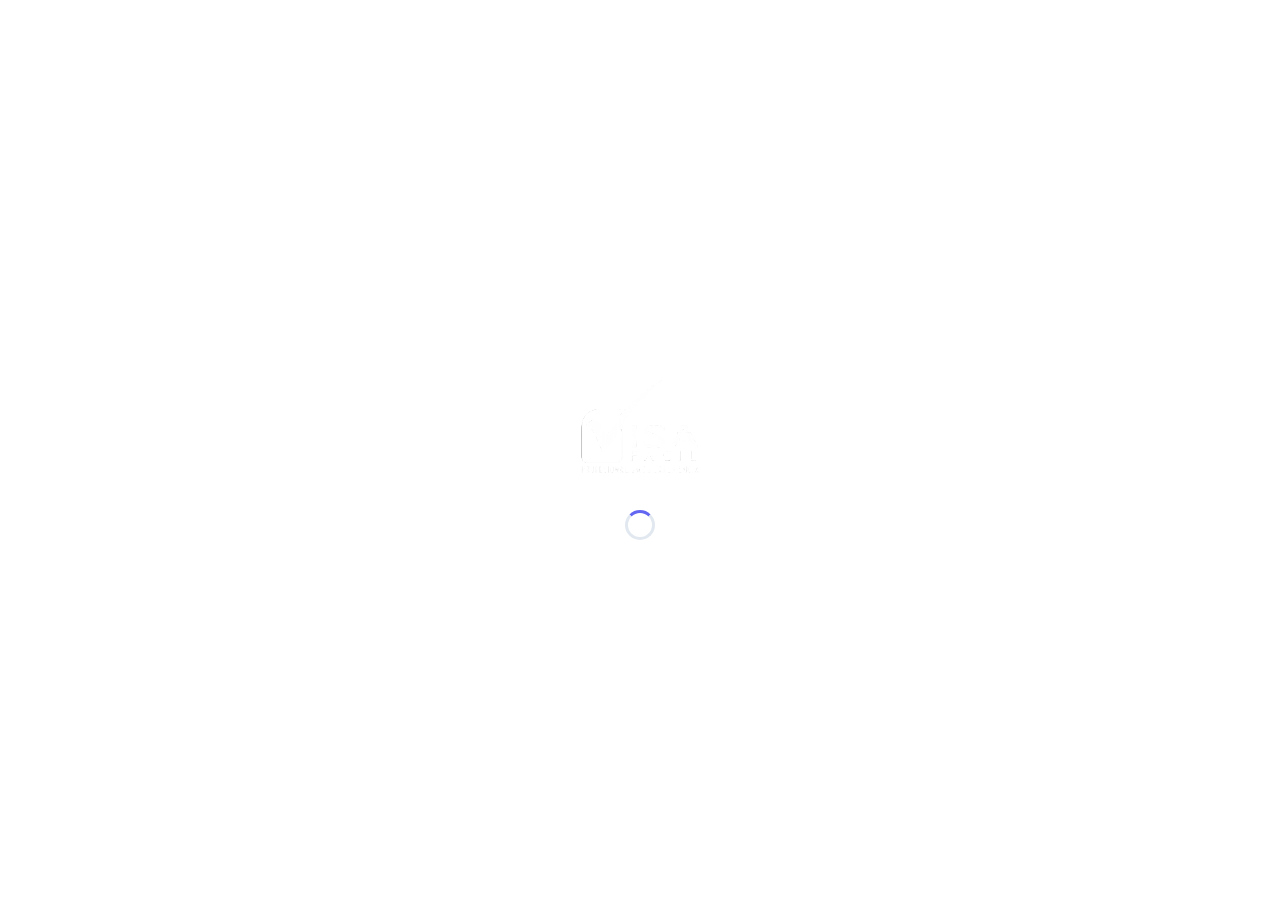
<file: comisiones.html>
<!doctype html>
<html lang="es">

<head>
  <meta charset="UTF-8" />
  <meta http-equiv="X-UA-Compatible" content="IE=edge" />
  <meta name="viewport" content="width=device-width, initial-scale=1.0" />
  <meta name="description" content="Módulo de Comisiones - configuración y seguimiento de comisiones por asesor" />
  <title>Comisiones | Panel de comisiones</title>

  <link rel="preconnect" href="https://fonts.googleapis.com" />
  <link rel="preconnect" href="https://fonts.gstatic.com" crossorigin />
  <link href="https://fonts.googleapis.com/css2?family=Inter:wght@400;500;600;700&display=swap" rel="stylesheet" />

  <link rel="stylesheet" href="css/variables.css?v=2" />
  <link rel="stylesheet" href="css/reset.css?v=2" />
  <link rel="stylesheet" href="css/components.css?v=2" />
  <link rel="stylesheet" href="css/layout.css?v=2" />
  <link rel="stylesheet" href="css/global-toolbar.css?v=2" />
  <link rel="stylesheet" href="css/sidebar.css?v=2" />
  <link rel="stylesheet" href="css/main-content.css?v=2" />
  <link rel="stylesheet" href="css/popovers.css?v=2" />
  <link rel="stylesheet" href="css/caja.css?v=2" />
  <link rel="stylesheet" href="css/comisiones.css?v=2" />
  <link rel="stylesheet" href="css/extras.css?v=2" />
</head>

<body>
  <div id="app-preloader" aria-hidden="true">
    <img src="img/visafacil.png" alt="Visa Fácil">
    <div id="app-preloader-spinner"></div>
  </div>
  <!-- ============================================
       BARRA SUPERIOR GLOBAL
       ============================================ -->
  <header class="toolbar" role="banner">
    <a href="#" class="toolbar__logo toolbar__logo--img" aria-label="Visa Fácil — Ir al inicio">
      <img src="img/visafacil.png" alt="Visa Fácil" class="toolbar__logo-img" />
    </a>
    <div class="toolbar__spacer" aria-hidden="true"></div>
    <button class="toolbar__profile" aria-label="Ver perfil de usuario" data-popover="popover-usuario">
      <span class="toolbar__avatar" aria-hidden="true">
        <svg viewBox="0 0 32 32" width="20" height="20">
          <circle cx="16" cy="16" r="16" fill="#cbd5e0" />
          <circle cx="16" cy="13" r="5" fill="#fff" />
          <path fill="#fff" d="M6 28a10 10 0 0 1 20 0v2H6v-2Z" />
        </svg>
      </span>
      <span class="toolbar__profile-name">…</span>
      <svg viewBox="0 0 8 8" width="8" height="8" aria-hidden="true">
        <path fill="currentColor" d="M.7 1.7h6.6L4 6 .7 1.7Z" />
      </svg>
    </button>
  </header>

  <!-- ============================================
       SIDEBAR
       ============================================ -->
  <aside id="sidebar" class="sidebar sidebar--colapsado" aria-label="Navegación principal">
    <nav class="sidebar__nav">
      <ul class="sidebar__list" role="menu">
        <li class="sidebar__item" role="menuitem">
          <a href="index.html" class="sidebar__btn" title="Cotizaciones">
            <svg viewBox="0 0 32 32" width="18" height="18" aria-hidden="true">
              <path fill="currentColor"
                d="M7 2h18a4 4 0 0 1 4 4v20a4 4 0 0 1-4 4H7a4 4 0 0 1-4-4V6a4 4 0 0 1 4-4Zm2 22h14v2H9v-2Zm0-4h14v2H9v-2Zm7-15a1 1 0 0 0-1 1v1c-1 .2-2 .8-2 2 0 1.3 1 2 2.3 2.4l.7.2v2c-.5-.1-1-.4-1.4-.7a.7.7 0 0 0-1 .8c.4.8 1.4 1.3 2.4 1.4v1a1 1 0 0 0 2 0v-1c1.2-.3 2-1 2-2.3 0-1.5-1.2-2.2-2.6-2.6l-.4-.1V9.7c.4.1.7.3 1 .6a.7.7 0 0 0 1-.8c-.4-.7-1.2-1.1-2-1.3V7a1 1 0 0 0-1-1Z" />
            </svg>
            <span class="sidebar__label">Cotizaciones</span>
          </a>
        </li>
        <li class="sidebar__item" role="menuitem">
          <a href="caja.html" class="sidebar__btn" title="Caja">
            <svg viewBox="0 0 32 32" width="18" height="18" aria-hidden="true">
              <path fill="currentColor"
                d="M3 7h26v18H3V7Zm2 2v14h22V9H5Zm11 2a4 4 0 1 1 0 8 4 4 0 0 1 0-8Zm0 2a2 2 0 1 0 0 4 2 2 0 0 0 0-4ZM7 11h2v2H7v-2Zm0 8h2v2H7v-2Zm16-8h2v2h-2v-2Zm0 8h2v2h-2v-2Z" />
            </svg>
            <span class="sidebar__label">Caja</span>
          </a>
        </li>
        <li class="sidebar__item sidebar__item--activo" role="menuitem">
          <a href="comisiones.html" class="sidebar__btn" title="Comisiones" aria-current="page">
            <svg viewBox="0 0 32 32" width="18" height="18" aria-hidden="true">
              <path fill="currentColor"
                d="M16 2a14 14 0 1 0 0 28A14 14 0 0 0 16 2Zm0 2a12 12 0 1 1 0 24A12 12 0 0 1 16 4ZM11 9l12 14-1.5 1.3L9.5 10.3 11 9Zm.5 1a2.5 2.5 0 1 1 0 5 2.5 2.5 0 0 1 0-5Zm9 8a2.5 2.5 0 1 1 0 5 2.5 2.5 0 0 1 0-5Z" />
            </svg>
            <span class="sidebar__label">Comisiones</span>
          </a>
        </li>
      </ul>
    </nav>
    <button id="btn-toggle-sidebar" class="sidebar__toggle" aria-label="Expandir o colapsar">
      <svg viewBox="0 0 24 24" width="14" height="14">
        <path fill="none" stroke="currentColor" stroke-width="1.5" d="M3 3h18v18H3V3Zm6 4 4 5-4 5" />
      </svg>
    </button>
  </aside>

  <!-- ============================================
       CONTENIDO PRINCIPAL
       ============================================ -->
  <main id="contenido-principal" class="contenido" role="main">

    <!-- Dashboard de tarjetas resumen -->
    <section class="dashboard-comisiones" aria-label="Resumen de comisiones">
      <div class="tarjeta-resumen" data-card="teorico">
        <div class="tarjeta-resumen__cabecera">
          <div class="tarjeta-resumen__titulo">Total facturado</div>
          <div class="tarjeta-resumen__icono tarjeta-resumen__icono--azul">
            <svg viewBox="0 0 24 24" width="16" height="16">
              <path fill="currentColor"
                d="M12 2a10 10 0 1 0 0 20A10 10 0 0 0 12 2Zm0 2a8 8 0 1 1 0 16A8 8 0 0 1 12 4ZM8 9l8 10-1.5 1.2L6.5 10.2 8 9Zm.5 1a2 2 0 1 1 0 4 2 2 0 0 1 0-4Zm7 6a2 2 0 1 1 0 4 2 2 0 0 1 0-4Z" />
            </svg>
          </div>
        </div>
        <div class="tarjeta-resumen__valor" id="card-teorico">COP 0</div>
        <div class="tarjeta-resumen__detalle">
          <span id="card-teorico-count">0 asesor(es)</span>
        </div>
      </div>

      <div class="tarjeta-resumen" data-card="registrado">
        <div class="tarjeta-resumen__cabecera">
          <div class="tarjeta-resumen__titulo">Com. sugerida</div>
          <div class="tarjeta-resumen__icono tarjeta-resumen__icono--verde">
            <svg viewBox="0 0 24 24" width="16" height="16">
              <path fill="currentColor" d="M9 16.2 4.8 12l-1.4 1.4L9 19 21 7l-1.4-1.4L9 16.2Z" />
            </svg>
          </div>
        </div>
        <div class="tarjeta-resumen__valor tarjeta-resumen__valor--positivo" id="card-registrado">COP 0</div>
        <div class="tarjeta-resumen__detalle">
          <span id="card-registrado-count">0 pagado(s)</span>
        </div>
      </div>

      <div class="tarjeta-resumen" data-card="diferencia">
        <div class="tarjeta-resumen__cabecera">
          <div class="tarjeta-resumen__titulo">Com. ajustada</div>
          <div class="tarjeta-resumen__icono tarjeta-resumen__icono--azul">
            <svg viewBox="0 0 24 24" width="16" height="16">
              <path fill="currentColor" d="M3 4h18v6H3V4Zm0 10h18v6H3v-6Z" />
            </svg>
          </div>
        </div>
        <div class="tarjeta-resumen__valor" id="card-diferencia">COP 0</div>
        <div class="tarjeta-resumen__detalle">
          <span id="card-dif-sub">Pagada − teórica</span>
        </div>
      </div>

      <div class="tarjeta-resumen" data-card="pendientes">
        <div class="tarjeta-resumen__cabecera">
          <div class="tarjeta-resumen__titulo">Con ajustes</div>
          <div class="tarjeta-resumen__icono tarjeta-resumen__icono--naranja">
            <svg viewBox="0 0 24 24" width="16" height="16">
              <path fill="currentColor" d="M12 2a10 10 0 1 0 0 20 10 10 0 0 0 0-20Zm1 11h-2V6h2v7Zm0 4h-2v-2h2v2Z" />
            </svg>
          </div>
        </div>
        <div class="tarjeta-resumen__valor" id="card-pendientes">0</div>
        <div class="tarjeta-resumen__detalle">
          <span id="card-pendientes-count">factura(s) ajustada(s) manualmente</span>
        </div>
      </div>
    </section>

    <!-- Cabecera con selector Comisiones + tabs + acciones -->
    <section class="cabecera">
      <div class="cabecera__selector">
        <button class="selector-objeto" id="btn-selector-objeto" data-popover="popover-objetos" aria-haspopup="true"
          aria-expanded="false">
          <svg viewBox="0 0 32 32" width="12" height="12">
            <path fill="currentColor"
              d="M16 2a14 14 0 1 0 0 28A14 14 0 0 0 16 2Zm0 2a12 12 0 1 1 0 24A12 12 0 0 1 16 4ZM11 9l12 14-1.5 1.3L9.5 10.3 11 9Z" />
          </svg>
          <span>Comisiones</span>
          <svg viewBox="0 0 8 8" width="8" height="8">
            <path fill="currentColor" d="M.7 1.7h6.6L4 6 .7 1.7Z" />
          </svg>
        </button>
      </div>

      <div class="cabecera__sep" aria-hidden="true"></div>

      <div class="tabs-wrapper">
        <button class="tabs__scroll" id="btn-tab-scroll-left" type="button" aria-label="Desplazar tabs a la izquierda"
          hidden>
          <svg viewBox="0 0 24 24" width="14" height="14" aria-hidden="true">
            <path fill="currentColor" d="M15 5l2 2-5 5 5 5-2 2-7-7 7-7Z" />
          </svg>
        </button>
        <div class="tabs" id="tabs-vistas" role="tablist"></div>
        <button class="tabs__scroll" id="btn-tab-scroll-right" type="button" aria-label="Desplazar tabs a la derecha"
          hidden>
          <svg viewBox="0 0 24 24" width="14" height="14" aria-hidden="true">
            <path fill="currentColor" d="M9 5l-2 2 5 5-5 5 2 2 7-7-7-7Z" />
          </svg>
        </button>
      </div>

      <div class="cabecera__sep" aria-hidden="true"></div>

      <button class="tab__agregar" id="btn-add-tab" data-popover="popover-tab-add">
        <svg viewBox="0 0 12 12" width="12" height="12">
          <path fill="currentColor" d="M5 5V0h2v5h5v2H7v5H5V7H0V5h5Z" />
        </svg>
      </button>

      <div class="cabecera__acciones">
        <button class="btn btn--icon btn--bordered" id="btn-cabecera-menu" data-popover="popover-cabecera-menu">
          <svg viewBox="0 0 32 32" width="14" height="14">
            <circle cx="16" cy="6" r="3" fill="currentColor" />
            <circle cx="16" cy="16" r="3" fill="currentColor" />
            <circle cx="16" cy="26" r="3" fill="currentColor" />
          </svg>
        </button>
        <button id="btn-configurar-comisiones" class="btn btn--primario">
          <svg viewBox="0 0 32 32" width="12" height="12">
            <path fill="currentColor"
              d="M27.9 13.4h-2.5c-.2-.8-.5-1.5-.8-2.1l1.8-1.8a2.1 2.1 0 0 0 0-3l-.7-.8a2.2 2.2 0 0 0-3 0l-1.8 1.8c-.6-.3-1.3-.6-2-.8V4.1a2.1 2.1 0 0 0-2.2-2.1h-1a2.1 2.1 0 0 0-2.2 2.1v2.6c-.7.2-1.4.4-2 .8L9.7 5.7a2.2 2.2 0 0 0-3 0l-.7.7a2.1 2.1 0 0 0 0 3l1.8 1.8c-.3.6-.6 1.3-.8 2H4.5a2.1 2.1 0 0 0-2.1 2.2v1c0 1.2.9 2.2 2.1 2.2H7c.2.7.5 1.4.8 2L6 20.4a2.1 2.1 0 0 0 0 3l.7.8a2.2 2.2 0 0 0 3 0l1.8-1.8c.6.3 1.3.6 2 .8v2.6c0 1.2.9 2.2 2.1 2.2h1c1.2 0 2.1-1 2.1-2.2v-2.5c.8-.2 1.5-.5 2.1-.8l1.8 1.8a2.2 2.2 0 0 0 3 0l.7-.8a2.1 2.1 0 0 0 0-3l-1.8-1.8c.3-.6.6-1.3.8-2h2.5c1.2 0 2.1-1 2.1-2.1v-1c0-1.2-.9-2.1-2.1-2.1ZM16 20.2a4.2 4.2 0 1 1 0-8.4 4.2 4.2 0 0 1 0 8.4Z" />
          </svg>
          Configurar
        </button>
      </div>
    </section>

    <!-- Fila flex: tabla + panel lateral -->
    <div class="contenido__body">
      <div class="bloque-tabla">

        <!-- Toolbar de tabla -->
        <section class="toolbar-tabla">
          <div class="toolbar-tabla__grupo">
            <div class="campo-busqueda">
              <svg viewBox="0 0 24 24" width="14" height="14" class="campo-busqueda__icono">
                <path fill="currentColor"
                  d="M10 2a8 8 0 1 0 5 14.3l5.3 5.3 1.4-1.4-5.3-5.3A8 8 0 0 0 10 2Zm0 2a6 6 0 1 1 0 12 6 6 0 0 1 0-12Z" />
              </svg>
              <input type="search" id="input-buscar-tabla" class="campo-busqueda__input"
                placeholder="Buscar por asesor" />
            </div>
            <div class="toolbar-tabla__sep"></div>
            <button class="btn btn--ghost" id="btn-vista-tabla" data-popover="popover-vista-tabla" aria-haspopup="true"
              aria-expanded="false">
              <svg viewBox="0 0 32 32" width="14" height="14">
                <path fill="currentColor" d="M4 4h24v6H4V4Zm0 9h24v6H4v-6Zm0 9h24v6H4v-6Z" />
              </svg>
              <span id="lbl-vista-tabla">Vista de tabla</span>
              <svg viewBox="0 0 8 8" width="8" height="8">
                <path fill="currentColor" d="M.7 1.7h6.6L4 6 .7 1.7Z" />
              </svg>
            </button>
            <button class="btn btn--icon" id="btn-config-tabla">
              <svg viewBox="0 0 32 32" width="14" height="14">
                <path fill="currentColor"
                  d="M27.9 13.4h-2.5c-.2-.8-.5-1.5-.8-2.1l1.8-1.8a2.1 2.1 0 0 0 0-3l-.7-.8a2.2 2.2 0 0 0-3 0l-1.8 1.8c-.6-.3-1.3-.6-2-.8V4.1a2.1 2.1 0 0 0-2.2-2.1h-1a2.1 2.1 0 0 0-2.2 2.1v2.6c-.7.2-1.4.4-2 .8L9.7 5.7a2.2 2.2 0 0 0-3 0l-.7.7a2.1 2.1 0 0 0 0 3l1.8 1.8c-.3.6-.6 1.3-.8 2H4.5a2.1 2.1 0 0 0-2.1 2.2v1c0 1.2.9 2.2 2.1 2.2H7c.2.7.5 1.4.8 2L6 20.4a2.1 2.1 0 0 0 0 3l.7.8a2.2 2.2 0 0 0 3 0l1.8-1.8c.6.3 1.3.6 2 .8v2.6c0 1.2.9 2.2 2.1 2.2h1c1.2 0 2.1-1 2.1-2.2v-2.5c.8-.2 1.5-.5 2.1-.8l1.8 1.8a2.2 2.2 0 0 0 3 0l.7-.8a2.1 2.1 0 0 0 0-3l-1.8-1.8c.3-.6.6-1.3.8-2h2.5c1.2 0 2.1-1 2.1-2.1v-1c0-1.2-.9-2.1-2.1-2.1ZM16 20.2a4.2 4.2 0 1 1 0-8.4 4.2 4.2 0 0 1 0 8.4Z" />
              </svg>
            </button>
            <button class="btn btn--ghost" id="btn-editar-columnas">Editar columnas</button>
            <div class="toolbar-tabla__sep"></div>
            <button class="btn btn--ghost btn--activo" id="btn-toggle-filtros" aria-pressed="true">
              <svg viewBox="0 0 32 32" width="14" height="14">
                <path fill="currentColor" d="M2 5h28v2H2V5Zm3 7h22v2H5v-2Zm3 7h16v2H8v-2Zm4 7h8v2h-8v-2Z" />
              </svg>
              Filtros
            </button>
            <button class="btn btn--ghost" id="btn-ordenar" data-popover="popover-ordenar">
              <svg viewBox="0 0 32 32" width="14" height="14">
                <path fill="currentColor"
                  d="M12 24H10V4H8v20H6l3 3 3-3Zm6-17v2h10V7H18Zm0 6v2h8v-2h-8Zm0 6v2h6v-2h-6Z" />
              </svg>
              Ordenar
            </button>
            <div class="toolbar-tabla__sep"></div>
            <button class="btn btn--ghost" id="btn-exportar-toolbar"
              data-popover="popover-export-opciones">Exportar</button>
          </div>
          <div class="toolbar-tabla__grupo toolbar-tabla__grupo--final">
            <div class="toolbar-tabla__sep"></div>
            <button class="btn btn--icon" id="btn-duplicar-vista" aria-label="Duplicar vista">
              <svg viewBox="0 0 32 32" width="14" height="14">
                <path fill="currentColor"
                  d="M8 2h12a3 3 0 0 1 3 3v1H10a3 3 0 0 0-3 3v15H6a3 3 0 0 1-3-3V5a3 3 0 0 1 3-3h2Zm6 6h12a3 3 0 0 1 3 3v15a3 3 0 0 1-3 3H14a3 3 0 0 1-3-3V11a3 3 0 0 1 3-3Z" />
              </svg>
            </button>
            <button class="btn btn--ghost" id="btn-guardar-vista"
              data-popover="popover-guardar-readonly">Guardar</button>
          </div>
        </section>

        <!-- Filtros rápidos -->
        <section class="filtros-rapidos" id="filtros-rapidos">
          <button class="filtro-pill" data-popover="popover-filtro-asesor" data-filtro="asesor">
            Asesor
            <svg viewBox="0 0 8 8" width="8" height="8">
              <path fill="currentColor" d="M.7 1.7h6.6L4 6 .7 1.7Z" />
            </svg>
          </button>
          <button class="filtro-pill" data-popover="popover-filtro-fecha" data-filtro="fecha">
            Fecha
            <svg viewBox="0 0 8 8" width="8" height="8">
              <path fill="currentColor" d="M.7 1.7h6.6L4 6 .7 1.7Z" />
            </svg>
          </button>
        </section>

        <!-- Tabla -->
        <section class="tabla-wrapper">
          <div class="tabla-scroll">
            <table class="tabla-cotizaciones tabla-comisiones" id="tabla-comisiones">
              <thead>
                <tr>
                  <th data-columna="asesor" class="th">ASESOR</th>
                  <th data-columna="titulo" class="th">FACTURA</th>
                  <th data-columna="fecha_pago" class="th">FECHA PAGO</th>
                  <th data-columna="monto" class="th th--num">FACTURADO</th>
                  <th data-columna="porcentaje" class="th th--num">% COM.</th>
                  <th data-columna="comision_sugerida" class="th th--num">COM. SUGERIDA</th>
                  <th data-columna="comision_final" data-orden="desc" class="th th--num th--orden">
                    <span>COM. FINAL</span>
                    <span class="th__icono-orden"><svg viewBox="0 0 24 24" width="10" height="10">
                        <path fill="none" stroke="currentColor" stroke-width="2" d="M12 4v15M6 14l6 6 6-6" />
                      </svg></span>
                  </th>
                  <th class="th"></th>
                </tr>
              </thead>
              <tbody id="tbody-comisiones"></tbody>
            </table>
          </div>
        </section>

        <!-- Paginación -->
        <section class="paginacion">
          <button class="pag-btn pag-btn--nav" disabled>
            <svg viewBox="0 0 24 24" width="12" height="12">
              <path fill="currentColor" d="m15 4-8 8 8 8 1.5-1.5L10 12l6.5-6.5L15 4Z" />
            </svg>
            Anterior
          </button>
          <div class="pag-numeros" id="pag-numeros">
            <button class="pag-num pag-num--activo">1</button>
          </div>
          <button class="pag-btn pag-btn--nav">
            Siguiente
            <svg viewBox="0 0 24 24" width="12" height="12">
              <path fill="currentColor" d="m9 4 8 8-8 8-1.5-1.5L14 12 7.5 5.5 9 4Z" />
            </svg>
          </button>
          <button class="pag-tamano" id="btn-tamano-pagina" data-popover="popover-tamano-pagina" aria-haspopup="true"
            aria-expanded="false">
            <span id="lbl-tamano">25 por página</span>
            <svg viewBox="0 0 8 8" width="8" height="8">
              <path fill="currentColor" d="M.7 1.7h6.6L4 6 .7 1.7Z"></path>
            </svg>
          </button>
          <div class="popover" id="popover-tamano-pagina" hidden style="width:180px">
            <div class="popover__lista">
              <button class="popover__item" data-page-size="25">25 por página</button>
              <button class="popover__item" data-page-size="50">50 por página</button>
              <button class="popover__item" data-page-size="100">100 por página</button>
            </div>
          </div>
        </section>
      </div>
      <!-- /.bloque-tabla -->

      <!-- Panel lateral: Detalle de comisión -->
      <aside class="panel-detalle" id="panel-detalle-com">
        <div class="panel-detalle__card">
          <div class="panel-detalle__header">
            <span class="panel-detalle__vp-label">Vista previa</span>
            <button class="panel-detalle__cerrar" data-cerrar-detalle aria-label="Cerrar">
              <svg viewBox="0 0 24 24" width="16" height="16">
                <path fill="currentColor" d="M3 5l2-2 7 7 7-7 2 2-7 7 7 7-2 2-7-7-7 7-2-2 7-7L3 5Z" />
              </svg>
            </button>
          </div>
          <div class="panel-detalle__body">
            <div class="panel-detalle__highlight">
              <div class="panel-detalle__highlight-top">
                <button class="btn btn--link" id="detalle-com-acciones" data-popover="popover-detalle-com-acciones">
                  Acciones <svg viewBox="0 0 8 8" width="8" height="8">
                    <path fill="currentColor" d="M.7 1.7h6.6L4 6 .7 1.7Z" />
                  </svg>
                </button>
              </div>
              <div class="panel-detalle__avatar panel-detalle__avatar--comision" id="detalle-avatar"
                style="font-size:18px;font-weight:700;color:#fff;">—</div>
              <h3 class="panel-detalle__titulo" id="detalle-titulo">—</h3>
              <div class="panel-detalle__subtitulo" id="detalle-subtitulo">—</div>
              <div class="panel-detalle__monto panel-detalle__monto--comision" id="detalle-monto">COP 0</div>
              <div class="panel-detalle__acciones panel-detalle__acciones--cot">
                <button class="panel-detalle__accion-circ" data-accion-com="config" title="Configurar">
                  <span class="panel-detalle__accion-icono">
                    <svg viewBox="0 0 32 32" width="14" height="14">
                      <path fill="currentColor"
                        d="M27.9 13.4h-2.5c-.2-.8-.5-1.5-.8-2.1l1.8-1.8a2.1 2.1 0 0 0 0-3l-.7-.8a2.2 2.2 0 0 0-3 0l-1.8 1.8c-.6-.3-1.3-.6-2-.8V4.1a2.1 2.1 0 0 0-2.2-2.1h-1a2.1 2.1 0 0 0-2.2 2.1v2.6c-.7.2-1.4.4-2 .8L9.7 5.7a2.2 2.2 0 0 0-3 0l-.7.7a2.1 2.1 0 0 0 0 3l1.8 1.8c-.3.6-.6 1.3-.8 2H4.5a2.1 2.1 0 0 0-2.1 2.2v1c0 1.2.9 2.2 2.1 2.2H7c.2.7.5 1.4.8 2L6 20.4a2.1 2.1 0 0 0 0 3l.7.8a2.2 2.2 0 0 0 3 0l1.8-1.8c.6.3 1.3.6 2 .8v2.6c0 1.2.9 2.2 2.1 2.2h1c1.2 0 2.1-1 2.1-2.2v-2.5c.8-.2 1.5-.5 2.1-.8l1.8 1.8a2.2 2.2 0 0 0 3 0l.7-.8a2.1 2.1 0 0 0 0-3l-1.8-1.8c.3-.6.6-1.3.8-2h2.5c1.2 0 2.1-1 2.1-2.1v-1c0-1.2-.9-2.1-2.1-2.1ZM16 20.2a4.2 4.2 0 1 1 0-8.4 4.2 4.2 0 0 1 0 8.4Z" />
                    </svg>
                  </span>
                  <span>Configurar</span>
                </button>
                <button class="panel-detalle__accion-circ" data-accion-com="pago" title="Registrar pago">
                  <span class="panel-detalle__accion-icono">
                    <svg viewBox="0 0 24 24" width="14" height="14">
                      <path fill="currentColor" d="M13 5v6h6v2h-6v6h-2v-6H5v-2h6V5h2Z" />
                    </svg>
                  </span>
                  <span>Registrar pago</span>
                </button>
                <button class="panel-detalle__accion-circ" data-accion-com="exportar" title="Exportar">
                  <span class="panel-detalle__accion-icono">
                    <svg viewBox="0 0 24 24" width="14" height="14">
                      <path fill="currentColor" d="M12 3v12m0 0-4-4m4 4 4-4M5 21h14" stroke="currentColor"
                        stroke-width="2" fill="none" />
                    </svg>
                  </span>
                  <span>Exportar</span>
                </button>
              </div>
            </div>

            <!-- Sección: Desglose de comisión -->
            <div class="panel-detalle__seccion panel-detalle__seccion--colapsable" data-colapsable>
              <div class="panel-detalle__seccion-titulo" data-toggle-seccion>
                <span>
                  <svg viewBox="0 0 24 24" width="10" height="10" class="chevron-seccion">
                    <path fill="currentColor" d="m6 9 6 6 6-6H6Z" />
                  </svg>
                  Desglose de comisión
                </span>
              </div>
              <div class="panel-detalle__seccion-cuerpo">
                <div class="panel-detalle__campo-stacked">
                  <span class="panel-detalle__campo-label">Ingresos base</span>
                  <span class="panel-detalle__campo-valor" id="detalle-ingresos">—</span>
                </div>
                <div class="panel-detalle__campo-stacked">
                  <span class="panel-detalle__campo-label">% Comisión</span>
                  <span class="panel-detalle__campo-valor" id="detalle-porcentaje">—</span>
                </div>
                <div class="panel-detalle__campo-stacked">
                  <span class="panel-detalle__campo-label">Comisión teórica</span>
                  <span class="panel-detalle__campo-valor" id="detalle-teorico">—</span>
                </div>
                <div class="panel-detalle__campo-stacked">
                  <span class="panel-detalle__campo-label">Comisión registrada</span>
                  <span class="panel-detalle__campo-valor" id="detalle-registrado">—</span>
                </div>
                <div class="panel-detalle__campo-stacked">
                  <span class="panel-detalle__campo-label"># Pagos registrados</span>
                  <span class="panel-detalle__campo-valor" id="detalle-pagos">—</span>
                </div>
                <div class="panel-detalle__campo-stacked">
                  <span class="panel-detalle__campo-label">Diferencia</span>
                  <span class="panel-detalle__campo-valor" id="detalle-diferencia">—</span>
                </div>
              </div>
            </div>

            <!-- Sección: Estado y período -->
            <div class="panel-detalle__seccion panel-detalle__seccion--colapsable" data-colapsable>
              <div class="panel-detalle__seccion-titulo" data-toggle-seccion>
                <span>
                  <svg viewBox="0 0 24 24" width="10" height="10" class="chevron-seccion">
                    <path fill="currentColor" d="m6 9 6 6 6-6H6Z" />
                  </svg>
                  Estado y período
                </span>
              </div>
              <div class="panel-detalle__seccion-cuerpo">
                <div class="panel-detalle__campo-stacked">
                  <span class="panel-detalle__campo-label">Estado</span>
                  <span class="panel-detalle__campo-valor" id="detalle-estado">—</span>
                </div>
                <div class="panel-detalle__campo-stacked">
                  <span class="panel-detalle__campo-label">Período consultado</span>
                  <span class="panel-detalle__campo-valor" id="detalle-periodo">—</span>
                </div>
              </div>
            </div>

            <!-- Sección: Pagos registrados -->
            <div class="panel-detalle__seccion panel-detalle__seccion--colapsable" data-colapsable
              id="seccion-pagos-reg">
              <div class="panel-detalle__seccion-titulo panel-detalle__seccion-titulo--flex" data-toggle-seccion>
                <span>
                  <svg viewBox="0 0 24 24" width="10" height="10" class="chevron-seccion">
                    <path fill="currentColor" d="m6 9 6 6 6-6H6Z" />
                  </svg>
                  Pagos registrados
                </span>
                <span class="detalle-pagos-badge" id="detalle-pagos-badge">0</span>
              </div>
              <div class="panel-detalle__seccion-cuerpo" id="lista-pagos-com">
                <p class="lista-pagos-com__vacia">Sin pagos registrados</p>
              </div>
            </div>
          </div>
        </div>
      </aside>

      <!-- Panel de configuración de la tabla -->
      <aside class="panel-detalle" id="panel-config-tabla" aria-label="Configuración de la tabla">
        <div class="panel-detalle__card">
          <div class="panel-detalle__header">
            <span class="panel-detalle__vp-label">Configuración de la tabla</span>
            <button class="panel-detalle__cerrar" data-cerrar-panel aria-label="Cerrar">
              <svg viewBox="0 0 24 24" width="16" height="16">
                <path fill="currentColor" d="M3 5l2-2 7 7 7-7 2 2-7 7 7 7-2 2-7-7-7 7-2-2 7-7L3 5Z" />
              </svg>
            </button>
          </div>
          <div class="panel-lateral__body">
            <div class="panel-lateral__seccion">
              <div class="panel-lateral__seccion-titulo">Registros por página</div>
              <label class="panel-lateral__radio"><input type="radio" name="tamano-pag" value="25" checked /> 25 por
                página</label>
              <label class="panel-lateral__radio"><input type="radio" name="tamano-pag" value="50" /> 50 por
                página</label>
              <label class="panel-lateral__radio"><input type="radio" name="tamano-pag" value="100" /> 100 por
                página</label>
            </div>
            <div class="panel-lateral__seccion">
              <div class="panel-lateral__seccion-titulo">Altura de fila ⓘ</div>
              <label class="panel-lateral__radio"><input type="radio" name="altura" value="compacto" /> Compacto</label>
              <label class="panel-lateral__radio"><input type="radio" name="altura" value="default" checked /> Valor
                predeterminado</label>
              <label class="panel-lateral__radio"><input type="radio" name="altura" value="comodo" /> Cómodo</label>
            </div>
            <div class="panel-lateral__seccion">
              <div class="panel-lateral__switch-row">
                <span>Zebra striping ⓘ</span>
                <div class="switch" id="switch-zebra"></div>
              </div>
            </div>
          </div>
        </div>
      </aside>
    </div>

    <!-- Resumen por asesor (al final, fuera del flex row) -->
    <section class="resumen-asesores" id="seccion-resumen-asesores" aria-label="Resumen por asesor">
      <div class="resumen-asesores__cabecera">
        <h2 class="resumen-asesores__titulo">Resumen por asesor</h2>
        <span class="resumen-asesores__periodo" id="resumen-periodo">—</span>
      </div>
      <div class="resumen-asesores__tabla-wrap">
        <table class="resumen-asesores__tabla" id="tabla-resumen-asesores">
          <thead>
            <tr>
              <th>Asesor</th>
              <th class="resumen-asesores__col--num">Comisiones</th>
              <th class="resumen-asesores__col--num">Total devengado</th>
              <th class="resumen-asesores__col--num">Pagado</th>
              <th class="resumen-asesores__col--num">Por pagar</th>
            </tr>
          </thead>
          <tbody id="resumen-asesores-tbody">
            <tr><td colspan="5" class="resumen-asesores__vacio">Cargando…</td></tr>
          </tbody>
        </table>
      </div>
    </section>
  </main>

  <!-- ============================================================
       POPOVERS
       ============================================================ -->

  <!-- Selector de objeto (módulos disponibles) -->
  <!-- Popover: Usuario activo -->
  <div class="popover" id="popover-usuario" hidden style="width:260px">
    <div style="padding:var(--esp-4);border-bottom:1px solid var(--color-borde);">
      <div style="font-weight:var(--font-peso-semibold);font-size:var(--font-tam-md);margin-bottom:2px;"
        id="user-pop-nombre">—</div>
      <div style="font-size:var(--font-tam-sm);color:var(--color-texto-suave);" id="user-pop-email">—</div>
      <div style="font-size:var(--font-tam-xs);color:var(--color-texto-debil);margin-top:4px;" id="user-pop-rol">—</div>
    </div>
    <div class="popover__lista">
      <button class="popover__item" id="btn-ir-hubspot">
        <svg viewBox="0 0 24 24" width="14" height="14" style="margin-right:6px;flex-shrink:0">
          <path fill="currentColor"
            d="M14 3v2h4.6l-9.3 9.3 1.4 1.4L20 6.4V11h2V3h-8Zm-1 14H5V7h6V5H5a2 2 0 0 0-2 2v10a2 2 0 0 0 2 2h8a2 2 0 0 0 2-2v-4h-2v4Z" />
        </svg>
        Ir a HubSpot
      </button>
      <button class="popover__item" id="btn-logout" style="color:#dc2626">
        <svg viewBox="0 0 24 24" width="14" height="14" style="margin-right:6px;flex-shrink:0">
          <path fill="currentColor"
            d="M5 3h7v2H5v14h7v2H5a2 2 0 0 1-2-2V5a2 2 0 0 1 2-2Zm11 4 1.4 1.4L14.8 11H21v2h-6.2l2.6 2.6L16 17l-5-5 5-5Z" />
        </svg>
        Cerrar sesión
      </button>
    </div>
  </div>

  <div class="popover" id="popover-objetos" hidden style="width:240px">
    <div class="popover__lista">
      <div class="popover__grupo-titulo">Módulos disponibles</div>
      <a href="index.html" class="popover__item" style="text-decoration:none">
        <span class="tipo-icono"><svg viewBox="0 0 24 24" width="14" height="14">
            <path fill="currentColor" d="M5 2h14v20H5V2Zm2 5h10V5H7v2Zm0 4h10V9H7v2Zm0 4h7v-2H7v2Z" />
          </svg></span>
        Cotizaciones
      </a>
      <a href="caja.html" class="popover__item" style="text-decoration:none">
        <span class="tipo-icono"><svg viewBox="0 0 24 24" width="14" height="14">
            <path fill="currentColor"
              d="M3 7h18v12H3V7Zm2 2v8h14V9H5Zm7 1a3 3 0 1 1 0 6 3 3 0 0 1 0-6Zm-5 0h2v2H7v-2Zm10 0h2v2h-2v-2Z" />
          </svg></span>
        Caja
      </a>
      <button class="popover__item popover__item--activo">
        <span class="tipo-icono"><svg viewBox="0 0 24 24" width="14" height="14">
            <path fill="currentColor"
              d="M12 2a10 10 0 1 0 0 20A10 10 0 0 0 12 2Zm0 2a8 8 0 1 1 0 16A8 8 0 0 1 12 4ZM8 9l8 10-1.5 1.2L6.5 10.2 8 9Z" />
          </svg></span>
        Comisiones
      </button>
    </div>
  </div>

  <!-- Tipo de vista -->
  <div class="popover" id="popover-vista-tabla" hidden style="width:220px">
    <div class="popover__lista">
      <div class="popover__grupo-titulo">Tipo de vista</div>
      <button class="popover__item popover__item--seleccionado" data-vista-tipo="tabla">
        <span class="tipo-icono"><svg viewBox="0 0 24 24" width="14" height="14">
            <path fill="currentColor" d="M3 5h18v3H3V5Zm0 5h18v3H3v-3Zm0 5h18v3H3v-3Z" />
          </svg></span>
        Vista de tabla
      </button>
    </div>
  </div>

  <!-- Guardar (solo lectura) -->
  <div class="popover popover--info" id="popover-guardar-readonly" hidden style="width:280px">
    <div class="popover__cabecera-info">
      <div class="popover__titulo-info">Vista de solo lectura</div>
    </div>
    <div class="popover__nota popover__nota--info">Clona esta vista para guardar los cambios en filtros, orden o
      columnas.</div>
  </div>

  <!-- Tab menú -->
  <div class="popover" id="popover-tab-menu" hidden style="width:240px">
    <div class="popover__lista">
      <button class="popover__item" type="button" data-accion="tab-rename">Cambiar nombre</button>
      <button class="popover__item" type="button" data-accion="tab-clonar">Clonar</button>
      <button class="popover__item popover__item--deshabilitado" type="button">Gestionar lo que se comparte</button>
      <button class="popover__item" type="button" data-accion="tab-eliminar">Eliminar</button>
    </div>
  </div>

  <!-- Tab + -->
  <div class="popover" id="popover-tab-add" hidden style="width:200px">
    <div class="popover__lista">
      <button class="popover__item" data-accion="crear-vista">Crear nueva vista</button>
      <button class="popover__item" data-accion="agregar-vista">Agregar vista (4/50)</button>
    </div>
  </div>

  <!-- Cabecera menú -->
  <div class="popover" id="popover-cabecera-menu" hidden style="width:280px">
    <div class="popover__lista">
      <button class="popover__item" data-accion="cab-config-comisiones">Configurar comisiones</button>
      <button class="popover__item" data-accion="cab-exportar-visibles">Exportar vista actual</button>
      <button class="popover__item" data-accion="cab-exportar-todos">Exportar todos los asesores</button>
    </div>
  </div>

  <!-- Ordenar -->
  <div class="popover popover-ordenar" id="popover-ordenar" hidden>
    <div class="popover-ordenar__titulo">Ordenar por</div>
    <div class="popover-ordenar__fila">
      <select class="popover-ordenar__select" id="select-orden">
        <option value="asesor">Asesor</option>
        <option value="titulo">Factura</option>
        <option value="fecha_pago">Fecha de pago</option>
        <option value="monto">Valor facturado</option>
        <option value="comision_sugerida">Com. sugerida</option>
        <option value="comision_final">Com. final</option>
      </select>
      <div class="popover-ordenar__dir">
        <button data-dir="desc" class="activo">Z → A</button>
        <button data-dir="asc">A → Z</button>
      </div>
    </div>
  </div>

  <!-- Filtro: Asesor -->
  <div class="popover" id="popover-filtro-asesor" hidden style="width:260px">
    <div class="popover__buscar">
      <input type="search" class="popover__buscar-input" placeholder="Buscar asesor" />
      <svg class="popover__buscar-icono" viewBox="0 0 24 24" width="14" height="14">
        <path fill="currentColor" d="M10 2a8 8 0 1 0 5 14.3l5.3 5.3 1.4-1.4-5.3-5.3A8 8 0 0 0 10 2Z" />
      </svg>
    </div>
    <div class="popover__lista" id="lista-asesores"></div>
  </div>

  <!-- Filtro: Estado -->
  <div class="popover" id="popover-filtro-estado" hidden style="width:220px">
    <div class="popover__lista">
      <label class="check-lista__item"><input type="checkbox" data-filtro-val="pagado" /> Pagado</label>
      <label class="check-lista__item"><input type="checkbox" data-filtro-val="parcial" /> Parcial</label>
      <label class="check-lista__item"><input type="checkbox" data-filtro-val="pendiente" /> Pendiente</label>
    </div>
  </div>

  <!-- Filtro: Fecha -->
  <div class="popover popover--fecha" id="popover-filtro-fecha" hidden style="width:280px">
    <div class="popover__grupo-titulo">Rangos predefinidos</div>
    <div class="popover__lista">
      <button class="popover__item" data-filtro-val="hoy">Hoy</button>
      <button class="popover__item" data-filtro-val="ayer">Ayer</button>
      <button class="popover__item" data-filtro-val="semana">Últimos 7 días</button>
      <button class="popover__item" data-filtro-val="mes">Este mes</button>
      <button class="popover__item" data-filtro-val="mes_pasado">Mes pasado</button>
      <button class="popover__item" data-filtro-val="trimestre">Último trimestre</button>
      <button class="popover__item" data-filtro-val="anio">Este año</button>
    </div>
    <div class="popover__seccion-fecha">
      <div class="popover__grupo-titulo">Rango personalizado</div>
      <div class="popover__rango-fila">
        <input type="date" id="filtro-fecha-desde" class="form-input form-input--sm" aria-label="Desde" />
        <span class="popover__rango-sep">→</span>
        <input type="date" id="filtro-fecha-hasta" class="form-input form-input--sm" aria-label="Hasta" />
      </div>
      <div class="popover__rango-acciones">
        <button class="btn btn--ghost btn--sm" data-fecha-accion="limpiar">Limpiar</button>
        <button class="btn btn--naranja btn--sm" data-fecha-accion="aplicar">Aplicar</button>
      </div>
    </div>
  </div>

  <!-- + Agregar filtro -->

  <!-- Exportar opciones -->
  <div class="popover" id="popover-export-opciones" hidden style="width:320px">
    <div class="popover__grupo-titulo">Exportar a CSV</div>
    <div class="popover__nota">Se generará un archivo .csv con las comisiones por asesor.</div>
    <div class="popover__lista">
      <button class="popover__item popover__item--rico" data-export-alcance="visibles">
        <div class="popover__item-icono"><svg viewBox="0 0 24 24" width="14" height="14">
            <path fill="currentColor" d="M3 5h18v2H3V5Zm0 6h18v2H3v-2Zm0 6h12v2H3v-2Z" />
          </svg></div>
        <div class="popover__item-cuerpo">
          <div class="popover__item-titulo">Asesores visibles (con filtros)</div>
          <div class="popover__item-sub" id="export-cnt-visibles">— filas</div>
        </div>
      </button>
      <button class="popover__item popover__item--rico" data-export-alcance="todos">
        <div class="popover__item-icono"><svg viewBox="0 0 24 24" width="14" height="14">
            <path fill="currentColor" d="M4 4h16v4H4V4Zm0 6h16v4H4v-4Zm0 6h16v4H4v-4Z" />
          </svg></div>
        <div class="popover__item-cuerpo">
          <div class="popover__item-titulo">Todos los asesores</div>
          <div class="popover__item-sub" id="export-cnt-todos">— filas</div>
        </div>
      </button>
    </div>
  </div>

  <!-- Popover acciones del panel de detalle -->
  <div class="popover" id="popover-detalle-com-acciones" hidden style="width:200px">
    <div class="popover__lista">
      <button class="popover__item" data-accion-com-menu="config">Configurar comisión</button>
      <button class="popover__item" data-accion-com-menu="pago">Registrar pago</button>
      <button class="popover__item" data-accion-com-menu="exportar">Exportar CSV</button>
    </div>
  </div>

  <!-- ============================================================
       MODALES
       ============================================================ -->

  <!-- Modal: Configurar comisiones -->
  <div class="modal-overlay" id="modal-config-comisiones" hidden>
    <div class="modal modal--ancho">
      <div class="modal__header">
        <div class="modal__titulo">Configurar comisiones</div>
        <button class="modal__cerrar" data-cerrar-modal>
          <svg viewBox="0 0 24 24" width="16" height="16">
            <path fill="currentColor" d="M3 5l2-2 7 7 7-7 2 2-7 7 7 7-2 2-7-7-7 7-2-2 7-7L3 5Z" />
          </svg>
        </button>
      </div>
      <div class="modal__body">
        <p class="modal__intro">
          Define el porcentaje de comisión por asesor y por producto. Las comisiones teóricas se calculan
          automáticamente a partir de los ingresos registrados en Caja.
        </p>
        <div class="config-comisiones__tabs">
          <button class="config-comisiones__tab config-comisiones__tab--activo" data-tab-comisiones="asesores">Por
            asesor</button>
          <button class="config-comisiones__tab" data-tab-comisiones="productos">Por producto</button>
        </div>

        <!-- Panel: Por asesor -->
        <div data-panel-comisiones="asesores">
          <table class="tabla-config-comisiones">
            <thead>
              <tr>
                <th>Asesor</th>
                <th>% Comisión</th>
                <th style="width:40px"></th>
              </tr>
            </thead>
            <tbody id="config-comisiones-tbody-asesor">
              <tr>
                <td colspan="4" class="tabla-config-comisiones__vacio">Cargando asesores…</td>
              </tr>
            </tbody>
          </table>
        </div>

        <!-- Panel: Por producto -->
        <div data-panel-comisiones="productos" hidden>
          <div
            style="display:flex;align-items:center;gap:var(--esp-3);padding:var(--esp-3) 0 var(--esp-4);border-bottom:1px solid var(--color-borde);margin-bottom:var(--esp-3);">
            <span style="font-size:13px;font-weight:500;white-space:nowrap;">Comisión general de productos</span>
            <div class="input-pct" style="width:90px;flex-shrink:0;">
              <input type="number" id="config-com-general-pct" class="form-input form-input--sm" min="0" max="100"
                step="0.1" value="5" />
              <span class="input-pct__suffix">%</span>
            </div>
            <span style="font-size:12px;color:var(--color-texto-suave);">Aplica a todos los productos. Agrega
              excepciones abajo para productos con tasa diferente.</span>
          </div>
          <table class="tabla-config-comisiones">
            <thead>
              <tr>
                <th>Excepción por producto</th>
                <th>% Comisión</th>
                <th style="width:40px"></th>
              </tr>
            </thead>
            <tbody id="config-comisiones-tbody-producto">
              <tr>
                <td colspan="3" class="tabla-config-comisiones__vacio">Sin excepciones configuradas. Todos los productos
                  usan la tasa general.</td>
              </tr>
            </tbody>
          </table>
          <div style="margin-top:var(--esp-3)">
            <button class="btn btn--ghost" id="btn-agregar-producto-comision">
              <svg viewBox="0 0 12 12" width="10" height="10" style="margin-right:4px">
                <path fill="currentColor" d="M5 5V0h2v5h5v2H7v5H5V7H0V5h5Z" />
              </svg>
              Agregar excepción
            </button>
          </div>
        </div>
      </div>
      <div class="modal__footer">
        <button class="btn btn--primario" id="btn-guardar-config-comisiones">Guardar configuración</button>
        <button class="btn btn--ghost" data-cerrar-modal>Cancelar</button>
      </div>
    </div>
  </div>

  <!-- Modal: Registrar pago de comisión -->
  <div class="modal-overlay" id="modal-registrar-pago-com" hidden>
    <div class="modal">
      <div class="modal__header">
        <div class="modal__titulo">Registrar pago de comisión</div>
        <button class="modal__cerrar" data-cerrar-modal>
          <svg viewBox="0 0 24 24" width="16" height="16">
            <path fill="currentColor" d="M3 5l2-2 7 7 7-7 2 2-7 7 7 7-2 2-7-7-7 7-2-2 7-7L3 5Z" />
          </svg>
        </button>
      </div>
      <div class="modal__body">
        <form id="form-pago-com">
          <div class="form-grupo">
            <label class="form-label form-label--req" for="pago-com-asesor">Asesor</label>
            <select id="pago-com-asesor" class="form-select">
              <option value="">Seleccionar asesor…</option>
            </select>
          </div>
          <div class="form-grupo form-grupo--fila">
            <div>
              <label class="form-label form-label--req" for="pago-com-valor">Valor del pago</label>
              <input type="number" id="pago-com-valor" class="form-input" placeholder="0" min="0" step="1000" />
            </div>
            <div>
              <label class="form-label form-label--req" for="pago-com-fecha">Fecha</label>
              <input type="date" id="pago-com-fecha" class="form-input" />
            </div>
          </div>
          <div class="form-grupo">
            <label class="form-label" for="pago-com-metodo">Método de pago</label>
            <select id="pago-com-metodo" class="form-select">
              <option value="efectivo">Efectivo</option>
              <option value="transferencia">Transferencia</option>
              <option value="tarjeta">Tarjeta</option>
            </select>
          </div>
          <div class="form-grupo">
            <label class="form-label" for="pago-com-descripcion">Descripción</label>
            <input type="text" id="pago-com-descripcion" class="form-input"
              placeholder="Ej: Pago de comisión a Néstor Goyes" />
          </div>
          <p style="font-size:var(--font-tam-sm);color:var(--color-texto-suave);margin-top:var(--esp-2);">
            Esta acción marcará como pagadas las comisiones pendientes del asesor dentro del período consultado.
          </p>
        </form>
      </div>
      <div class="modal__footer">
        <button class="btn btn--primario" id="guardar-pago-com">Registrar pago</button>
        <button class="btn btn--ghost" data-cerrar-modal>Cancelar</button>
      </div>
    </div>
  </div>

  <!-- Modal: Editar pago de comisión -->
  <div class="modal-overlay" id="modal-editar-pago-com" hidden>
    <div class="modal">
      <div class="modal__header">
        <div class="modal__titulo">Editar pago de comisión</div>
        <button class="modal__cerrar" data-cerrar-modal>
          <svg viewBox="0 0 24 24" width="16" height="16">
            <path fill="currentColor" d="M3 5l2-2 7 7 7-7 2 2-7 7 7 7-2 2-7-7-7 7-2-2 7-7L3 5Z" />
          </svg>
        </button>
      </div>
      <div class="modal__body">
        <input type="hidden" id="editar-pago-id" />
        <div class="form-grupo">
          <label class="form-label" for="editar-pago-asesor">Asesor</label>
          <input type="text" id="editar-pago-asesor" class="form-input" readonly
            style="background:var(--color-fondo-suave);cursor:default" />
        </div>
        <div class="form-grupo form-grupo--fila">
          <div>
            <label class="form-label form-label--req" for="editar-pago-valor">Valor</label>
            <input type="number" id="editar-pago-valor" class="form-input" min="0" step="1000" />
          </div>
          <div>
            <label class="form-label form-label--req" for="editar-pago-fecha">Fecha</label>
            <input type="date" id="editar-pago-fecha" class="form-input" />
          </div>
        </div>
        <div class="form-grupo">
          <label class="form-label" for="editar-pago-metodo">Método de pago</label>
          <select id="editar-pago-metodo" class="form-select">
            <option value="efectivo">Efectivo</option>
            <option value="transferencia">Transferencia</option>
            <option value="tarjeta">Tarjeta</option>
            <option value="cheque">Cheque</option>
          </select>
        </div>
        <div class="form-grupo">
          <label class="form-label" for="editar-pago-descripcion">Descripción</label>
          <input type="text" id="editar-pago-descripcion" class="form-input" />
        </div>
        <div class="form-grupo">
          <label class="form-label" for="editar-pago-observaciones">Observaciones</label>
          <textarea id="editar-pago-observaciones" class="form-textarea" rows="2"
            placeholder="Notas adicionales…"></textarea>
        </div>
        <div id="editar-pago-confirmar-eliminar" hidden
          style="background:#fef2f2;border:1px solid #fca5a5;border-radius:var(--radio-md);padding:var(--esp-3);margin-top:var(--esp-2);font-size:var(--font-tam-sm);">
          ¿Eliminar este pago permanentemente?
          <div style="display:flex;gap:var(--esp-2);margin-top:var(--esp-2)">
            <button class="btn btn--ghost btn--peligro" id="confirmar-eliminar-pago-com" style="flex:1">Sí,
              eliminar</button>
            <button class="btn btn--ghost" id="cancelar-eliminar-pago-com" style="flex:1">Cancelar</button>
          </div>
        </div>
      </div>
      <div class="modal__footer">
        <button class="btn btn--naranja" id="guardar-editar-pago-com">Guardar cambios</button>
        <button class="btn btn--ghost btn--peligro" id="eliminar-pago-com">Eliminar</button>
        <button class="btn btn--ghost" data-cerrar-modal>Cancelar</button>
      </div>
    </div>
  </div>

  <!-- Modal: Agregar vista -->
  <div class="modal-overlay" id="modal-agregar-vista" hidden>
    <div class="modal modal--ancho">
      <div class="modal__header">
        <div class="modal__titulo">Vistas</div>
        <button class="modal__cerrar" data-cerrar-modal>
          <svg viewBox="0 0 24 24" width="16" height="16">
            <path fill="currentColor" d="M3 5l2-2 7 7 7-7 2 2-7 7 7 7-2 2-7-7-7 7-2-2 7-7L3 5Z" />
          </svg>
        </button>
      </div>
      <div class="modal__body modal__body--sin-padding">
        <div class="modal-vistas">
          <div class="modal-vistas__col modal-vistas__col--lista">
            <div class="modal-vistas__head">
              <div class="modal-vistas__buscar-wrap">
                <svg class="modal-vistas__buscar-ico" viewBox="0 0 24 24" width="14" height="14">
                  <path fill="currentColor"
                    d="M10 2a8 8 0 1 0 5 14.3l5.3 5.3 1.4-1.4-5.3-5.3A8 8 0 0 0 10 2Zm0 2a6 6 0 1 1 0 12 6 6 0 0 1 0-12Z" />
                </svg>
                <input type="search" id="modal-vistas-buscar" class="modal-vistas__buscar-input"
                  placeholder="Buscar vista..." />
              </div>
            </div>
            <div class="modal-vistas__lista" id="modal-vistas-lista">
              <div class="modal-vistas__grupo" data-grupo="sistema">Proporcionado por el sistema</div>
              <div class="modal-vistas__item" data-vista="todas" data-categoria="sistema">
                <svg class="modal-vistas__item-icono" viewBox="0 0 24 24" width="14" height="14">
                  <path fill="currentColor" d="M3 3h18v18H3V3Zm2 2v14h14V5H5Z" />
                </svg>
                <span class="modal-vistas__item-nombre">Todas las facturas</span>
                <svg class="modal-vistas__item-check" viewBox="0 0 24 24" width="13" height="13">
                  <path fill="currentColor" d="M9 16.2 4.8 12l-1.4 1.4L9 19 21 7l-1.4-1.4L9 16.2Z" />
                </svg>
              </div>
              <div class="modal-vistas__item" data-vista="ajustadas" data-categoria="sistema">
                <svg class="modal-vistas__item-icono" viewBox="0 0 24 24" width="14" height="14">
                  <path fill="currentColor" d="M3 3h18v18H3V3Zm2 2v14h14V5H5Z" />
                </svg>
                <span class="modal-vistas__item-nombre">Con ajuste manual</span>
                <svg class="modal-vistas__item-check" viewBox="0 0 24 24" width="13" height="13">
                  <path fill="currentColor" d="M9 16.2 4.8 12l-1.4 1.4L9 19 21 7l-1.4-1.4L9 16.2Z" />
                </svg>
              </div>
              <div class="modal-vistas__item" data-vista="sin_ajuste" data-categoria="sistema">
                <svg class="modal-vistas__item-icono" viewBox="0 0 24 24" width="14" height="14">
                  <path fill="currentColor" d="M3 3h18v18H3V3Zm2 2v14h14V5H5Z" />
                </svg>
                <span class="modal-vistas__item-nombre">Sin ajustar</span>
                <svg class="modal-vistas__item-check" viewBox="0 0 24 24" width="13" height="13">
                  <path fill="currentColor" d="M9 16.2 4.8 12l-1.4 1.4L9 19 21 7l-1.4-1.4L9 16.2Z" />
                </svg>
              </div>
              <div class="modal-vistas__item" data-vista="con_pct" data-categoria="sistema">
                <svg class="modal-vistas__item-icono" viewBox="0 0 24 24" width="14" height="14">
                  <path fill="currentColor" d="M3 3h18v18H3V3Zm2 2v14h14V5H5Z" />
                </svg>
                <span class="modal-vistas__item-nombre">Con % configurado</span>
                <svg class="modal-vistas__item-check" viewBox="0 0 24 24" width="13" height="13">
                  <path fill="currentColor" d="M9 16.2 4.8 12l-1.4 1.4L9 19 21 7l-1.4-1.4L9 16.2Z" />
                </svg>
              </div>
            </div>
          </div>
        </div>
      </div>
      <div class="modal__footer">
        <button class="btn btn--primario" id="confirmar-agregar-vista">Agregar vista</button>
        <button class="btn btn--ghost" data-cerrar-modal>Cancelar</button>
      </div>
    </div>
  </div>

  <!-- Modal: Editar columnas -->
  <div class="modal-overlay" id="modal-editar-columnas" hidden>
    <div class="modal modal--ancho">
      <div class="modal__header">
        <div class="modal__titulo">Editar columnas (<span id="contador-cols">8</span> seleccionadas)</div>
        <button class="modal__cerrar" data-cerrar-modal>
          <svg viewBox="0 0 24 24" width="16" height="16">
            <path fill="currentColor" d="M3 5l2-2 7 7 7-7 2 2-7 7 7 7-2 2-7-7-7 7-2-2 7-7L3 5Z" />
          </svg>
        </button>
      </div>
      <div class="modal__body">
        <div class="editar-columnas">
          <div class="editar-columnas__col">
            <div class="editar-columnas__titulo">Disponibles</div>
            <div class="editar-columnas__buscar">
              <input type="search" id="input-buscar-columnas" class="campo-busqueda__input"
                placeholder="Buscar columna" />
            </div>
            <div class="editar-columnas__lista" id="cols-disponibles">
              <label class="editar-columnas__opt" data-col="asesor"><input type="checkbox" checked /> Asesor</label>
              <label class="editar-columnas__opt" data-col="titulo"><input type="checkbox" checked /> Factura</label>
              <label class="editar-columnas__opt" data-col="fecha_pago"><input type="checkbox" checked /> Fecha de pago</label>
              <label class="editar-columnas__opt" data-col="monto"><input type="checkbox" checked /> Valor facturado</label>
              <label class="editar-columnas__opt" data-col="porcentaje"><input type="checkbox" checked /> % Comisión</label>
              <label class="editar-columnas__opt" data-col="comision_sugerida"><input type="checkbox" checked /> Com. sugerida</label>
              <label class="editar-columnas__opt" data-col="comision_final"><input type="checkbox" checked /> Com. final</label>
              <label class="editar-columnas__opt" data-col="acciones"><input type="checkbox" checked /> Acciones</label>
            </div>
          </div>
          <div class="editar-columnas__col">
            <div class="editar-columnas__titulo">En la tabla (arrastra para reordenar)</div>
            <div class="editar-columnas__seleccionadas" id="cols-seleccionadas"></div>
          </div>
        </div>
      </div>
      <div class="modal__footer">
        <button class="btn btn--primario" id="btn-aplicar-columnas">Aplicar</button>
        <a href="#" class="btn btn--link">Eliminar todas</a>
        <button class="btn btn--ghost" data-cerrar-modal>Cancelar</button>
      </div>
    </div>
  </div>

  <!-- Modal: Editar filtros -->
  <div class="modal-overlay" id="modal-editar-filtros" hidden>
    <div class="modal">
      <div class="modal__header">
        <div class="modal__titulo">Filtros rápidos (<span id="contador-filtros">3</span>)</div>
        <button class="modal__cerrar" data-cerrar-modal>
          <svg viewBox="0 0 24 24" width="16" height="16">
            <path fill="currentColor" d="M3 5l2-2 7 7 7-7 2 2-7 7 7 7-2 2-7-7-7 7-2-2 7-7L3 5Z" />
          </svg>
        </button>
      </div>
      <div class="modal__body">
        <div id="lista-filtros-edit"></div>
      </div>
      <div class="modal__footer">
        <button class="btn btn--ghost" id="btn-agregar-filtro-rapido">+ Agregar filtro</button>
        <button class="btn btn--ghost" data-limpiar-valores>Limpiar valores</button>
        <button class="btn btn--ghost" data-cerrar-modal>Cerrar</button>
      </div>
    </div>
  </div>

  <!-- ============================================================
       SCRIPTS
       ============================================================ -->
  <script src="js/app-session.js?v=4"></script>
  <script src="js/api-client.js?v=2"></script>
  <script src="js/hubspot-api.js?v=2"></script>
  <script src="js/comisiones-main.js?v=2"></script>
  <script src="js/sidebar.js?v=2"></script>
  <script src="js/comisiones-views.js?v=2"></script>
  <script src="js/comisiones-table.js?v=2"></script>
  <script src="js/comisiones-filters.js?v=2"></script>
  <script src="https://cdn.sheetjs.com/xlsx-0.20.3/package/dist/xlsx.full.min.js"></script>
  <script src="js/comisiones-interactions.js?v=2"></script>
</body>

</html>
</file>
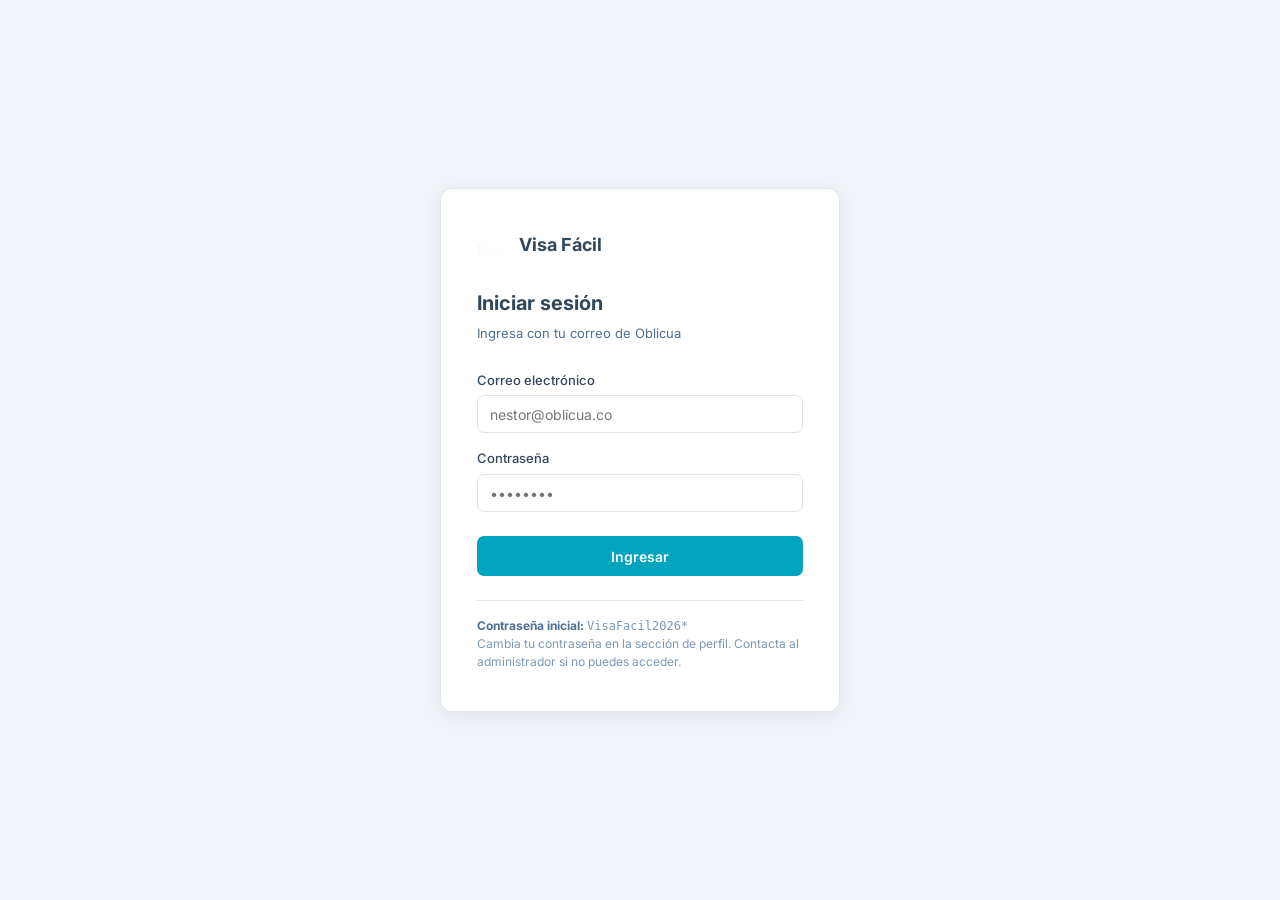
<file: login.html>
<!doctype html>
<html lang="es">
  <head>
    <meta charset="UTF-8" />
    <meta name="viewport" content="width=device-width, initial-scale=1.0" />
    <title>Iniciar sesión | Visa Fácil</title>

    <link rel="preconnect" href="https://fonts.googleapis.com" />
    <link rel="preconnect" href="https://fonts.gstatic.com" crossorigin />
    <link href="https://fonts.googleapis.com/css2?family=Inter:wght@400;500;600;700&display=swap" rel="stylesheet" />
    <link rel="stylesheet" href="css/variables.css" />
    <link rel="stylesheet" href="css/reset.css" />

    <style>
      *, *::before, *::after { box-sizing: border-box; }

      body {
        font-family: Inter, system-ui, sans-serif;
        background: var(--color-fondo, #f1f5f9);
        min-height: 100vh;
        display: flex;
        align-items: center;
        justify-content: center;
        padding: 24px;
        color: var(--color-texto, #1a202c);
      }

      .login-card {
        background: #fff;
        border: 1px solid var(--color-borde, #e2e8f0);
        border-radius: 12px;
        padding: 40px 36px;
        width: 100%;
        max-width: 400px;
        box-shadow: 0 4px 24px rgba(0,0,0,.07);
      }

      .login-logo {
        display: flex;
        align-items: center;
        gap: 10px;
        margin-bottom: 28px;
      }

      .login-logo img { height: 32px; }

      .login-logo__texto {
        font-size: 18px;
        font-weight: 700;
        color: var(--color-texto, #1a202c);
      }

      .login-titulo {
        font-size: 20px;
        font-weight: 700;
        margin-bottom: 6px;
      }

      .login-subtitulo {
        font-size: 13px;
        color: var(--color-texto-suave, #64748b);
        margin-bottom: 28px;
      }

      .form-grupo { margin-bottom: 16px; }

      .form-label {
        display: block;
        font-size: 13px;
        font-weight: 500;
        margin-bottom: 6px;
        color: var(--color-texto, #1a202c);
      }

      .form-input {
        width: 100%;
        height: 38px;
        padding: 0 12px;
        border: 1px solid var(--color-borde, #e2e8f0);
        border-radius: 7px;
        font-size: 14px;
        font-family: inherit;
        color: var(--color-texto, #1a202c);
        background: #fff;
        transition: border-color .15s, box-shadow .15s;
        outline: none;
      }

      .form-input:focus {
        border-color: var(--color-acento, #f97316);
        box-shadow: 0 0 0 3px rgba(249,115,22,.12);
      }

      .form-input.error { border-color: #dc2626; }

      .btn-login {
        width: 100%;
        height: 40px;
        background: var(--color-acento, #f97316);
        color: #fff;
        border: none;
        border-radius: 7px;
        font-size: 14px;
        font-weight: 600;
        cursor: pointer;
        transition: background .15s, opacity .15s;
        margin-top: 8px;
      }

      .btn-login:hover { background: #ea7010; }
      .btn-login:disabled { opacity: .55; cursor: not-allowed; }

      .login-error {
        margin-top: 14px;
        padding: 10px 14px;
        background: #fef2f2;
        border: 1px solid #fecaca;
        border-radius: 7px;
        font-size: 13px;
        color: #dc2626;
        display: none;
      }

      .login-error.visible { display: block; }

      .login-divider {
        margin: 24px 0 16px;
        border: none;
        border-top: 1px solid var(--color-borde, #e2e8f0);
      }

      .login-nota {
        font-size: 12px;
        color: var(--color-texto-debil, #94a3b8);
        line-height: 1.5;
      }

      .login-nota strong { color: var(--color-texto-suave, #64748b); }

      .spinner {
        display: inline-block;
        width: 14px; height: 14px;
        border: 2px solid #fff;
        border-top-color: transparent;
        border-radius: 50%;
        animation: spin .6s linear infinite;
        vertical-align: middle;
        margin-right: 6px;
      }

      @keyframes spin { to { transform: rotate(360deg); } }
    </style>
  </head>
  <body>
    <div class="login-card">
      <div class="login-logo">
        <img src="img/visafacil.png" alt="Visa Fácil" onerror="this.style.display='none'" />
        <span class="login-logo__texto">Visa Fácil</span>
      </div>

      <div class="login-titulo">Iniciar sesión</div>
      <div class="login-subtitulo">Ingresa con tu correo de Oblicua</div>

      <form id="form-login" novalidate>
        <div class="form-grupo">
          <label class="form-label" for="login-email">Correo electrónico</label>
          <input
            type="email"
            id="login-email"
            class="form-input"
            placeholder="nestor@oblicua.co"
            autocomplete="email"
            required
          />
        </div>

        <div class="form-grupo">
          <label class="form-label" for="login-password">Contraseña</label>
          <input
            type="password"
            id="login-password"
            class="form-input"
            placeholder="••••••••"
            autocomplete="current-password"
            required
          />
        </div>

        <button type="submit" class="btn-login" id="btn-login">
          Ingresar
        </button>

        <div class="login-error" id="login-error"></div>
      </form>

      <hr class="login-divider" />

      <p class="login-nota">
        <strong>Contraseña inicial:</strong> <code>VisaFacil2026*</code><br />
        Cambia tu contraseña en la sección de perfil.
        Contacta al administrador si no puedes acceder.
      </p>
    </div>

    <script>
      (function () {
        const BASE = window.location.pathname.replace(/\/[^/]*$/, '').replace(/\/$/, '');

        // Si ya tiene sesión, redirigir al destino o al inicio
        fetch(BASE + '/api/auth.php?action=check', { credentials: 'same-origin' })
          .then(r => r.json())
          .then(data => {
            if (data.ok) {
              const params = new URLSearchParams(window.location.search);
              window.location.href = params.get('next') || (BASE + '/index.html');
            }
          })
          .catch(() => { /* sin sesión — mostrar formulario */ });

        const form     = document.getElementById('form-login');
        const btnLogin = document.getElementById('btn-login');
        const errBox   = document.getElementById('login-error');

        form.addEventListener('submit', async (e) => {
          e.preventDefault();
          errBox.classList.remove('visible');

          const email    = document.getElementById('login-email').value.trim();
          const password = document.getElementById('login-password').value;

          if (!email || !password) {
            mostrarError('Por favor completa todos los campos.');
            return;
          }

          btnLogin.disabled = true;
          btnLogin.innerHTML = '<span class="spinner"></span>Ingresando…';

          try {
            const res  = await fetch(BASE + '/api/auth.php?action=login', {
              method:      'POST',
              credentials: 'same-origin',
              headers:     { 'Content-Type': 'application/json' },
              body:        JSON.stringify({ email, password }),
            });

            const data = await res.json();

            if (data.ok) {
              const params = new URLSearchParams(window.location.search);
              window.location.href = params.get('next') || (BASE + '/index.html');
            } else {
              mostrarError(data.error || 'Credenciales incorrectas. Verifica tu correo y contraseña.');
            }
          } catch (err) {
            mostrarError('Error de red. Verifica tu conexión e inténtalo de nuevo.');
          } finally {
            btnLogin.disabled = false;
            btnLogin.innerHTML = 'Ingresar';
          }
        });

        function mostrarError(msg) {
          errBox.textContent = msg;
          errBox.classList.add('visible');
        }
      })();
    </script>
  </body>
</html>
</file>
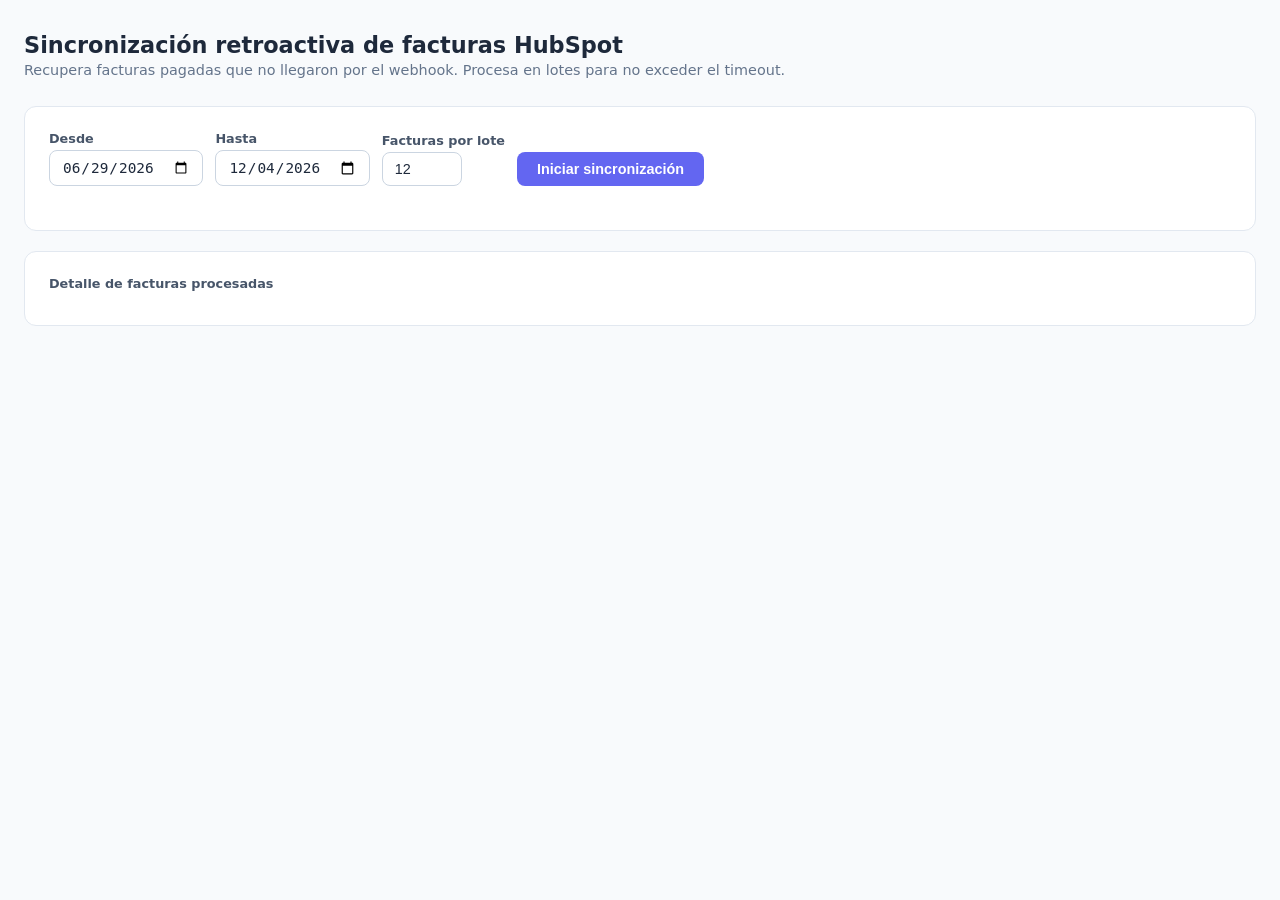
<file: sync-facturas.html>
<!DOCTYPE html>
<html lang="es">
<head>
  <meta charset="UTF-8">
  <meta name="viewport" content="width=device-width, initial-scale=1.0">
  <title>Sync Facturas HubSpot — Visa Fácil</title>
  <style>
    * { box-sizing: border-box; margin: 0; padding: 0; }
    body { font-family: system-ui, sans-serif; background: #f8fafc; color: #1e293b; padding: 32px 24px; }
    h1 { font-size: 1.4rem; font-weight: 700; margin-bottom: 4px; }
    .sub { color: #64748b; font-size: .9rem; margin-bottom: 28px; }
    .card { background: #fff; border: 1px solid #e2e8f0; border-radius: 12px; padding: 24px; margin-bottom: 20px; }
    .row { display: flex; gap: 12px; flex-wrap: wrap; align-items: flex-end; margin-bottom: 20px; }
    label { display: block; font-size: .8rem; font-weight: 600; color: #475569; margin-bottom: 4px; }
    input[type=date], input[type=number] {
      border: 1px solid #cbd5e1; border-radius: 8px; padding: 8px 12px;
      font-size: .9rem; color: #1e293b; outline: none;
    }
    input:focus { border-color: #6366f1; box-shadow: 0 0 0 3px #6366f120; }
    button {
      padding: 9px 20px; border-radius: 8px; border: none; font-size: .9rem;
      font-weight: 600; cursor: pointer; transition: opacity .15s;
    }
    button:hover:not(:disabled) { opacity: .85; }
    button:disabled { opacity: .45; cursor: not-allowed; }
    #btn-start { background: #6366f1; color: #fff; }
    #btn-stop  { background: #ef4444; color: #fff; display: none; }

    /* Progress */
    .progress-wrap { margin-bottom: 16px; }
    .progress-bar-bg { background: #e2e8f0; border-radius: 99px; height: 8px; overflow: hidden; }
    .progress-bar    { background: #6366f1; height: 8px; border-radius: 99px; transition: width .4s ease; width: 0%; }
    .stats { display: flex; gap: 20px; margin-top: 10px; font-size: .85rem; }
    .stat-ok  { color: #16a34a; font-weight: 600; }
    .stat-err { color: #dc2626; font-weight: 600; }
    .stat-tot { color: #475569; }

    /* Log */
    #log { list-style: none; max-height: 380px; overflow-y: auto; font-size: .82rem; }
    #log li { padding: 6px 10px; border-radius: 6px; margin-bottom: 3px; display: flex; gap: 8px; align-items: baseline; }
    #log li.ok   { background: #f0fdf4; }
    #log li.err  { background: #fef2f2; }
    #log li.info { background: #f1f5f9; color: #475569; }
    #log li .badge {
      font-size: .7rem; font-weight: 700; padding: 1px 6px; border-radius: 99px;
      white-space: nowrap;
    }
    .badge-ok  { background: #dcfce7; color: #166534; }
    .badge-err { background: #fee2e2; color: #991b1b; }
    .badge-info{ background: #e2e8f0; color: #475569; }
    .done-banner {
      background: #f0fdf4; border: 1px solid #86efac; color: #166534;
      border-radius: 10px; padding: 16px 20px; font-weight: 600; font-size: 1rem;
      margin-top: 16px; display: none;
    }
  </style>
</head>
<body>

<h1>Sincronización retroactiva de facturas HubSpot</h1>
<p class="sub">Recupera facturas pagadas que no llegaron por el webhook. Procesa en lotes para no exceder el timeout.</p>

<div class="card">
  <div class="row">
    <div>
      <label>Desde</label>
      <input type="date" id="desde" value="2026-06-29">
    </div>
    <div>
      <label>Hasta</label>
      <input type="date" id="hasta" value="">
    </div>
    <div>
      <label>Facturas por lote</label>
      <input type="number" id="limite" value="12" min="1" max="20" style="width:80px">
    </div>
    <button id="btn-start" onclick="iniciar()">Iniciar sincronización</button>
    <button id="btn-stop"  onclick="detener()">Detener</button>
  </div>

  <div class="progress-wrap" id="progress-wrap" style="display:none">
    <div class="progress-bar-bg"><div class="progress-bar" id="bar"></div></div>
    <div class="stats">
      <span class="stat-tot" id="stat-lote">Lote 0</span>
      <span class="stat-ok"  id="stat-ok">✓ 0 procesadas</span>
      <span class="stat-err" id="stat-err">✗ 0 errores</span>
    </div>
  </div>

  <div class="done-banner" id="done-banner"></div>
</div>

<div class="card">
  <label style="margin-bottom:10px;display:block">Detalle de facturas procesadas</label>
  <ul id="log"></ul>
</div>

<script>
  let parado    = false;
  let lote      = 0;
  let totalOk   = 0;
  let totalErr  = 0;

  // Hoy como valor por defecto del campo "hasta"
  document.getElementById('hasta').value = new Date().toISOString().slice(0, 10);

  function log(tipo, texto, badge) {
    const li = document.createElement('li');
    li.className = tipo;
    li.innerHTML = badge
      ? `<span class="badge badge-${tipo}">${badge}</span> ${texto}`
      : texto;
    document.getElementById('log').prepend(li);
  }

  function actualizarStats() {
    document.getElementById('stat-lote').textContent = `Lote ${lote}`;
    document.getElementById('stat-ok').textContent   = `✓ ${totalOk} procesadas`;
    document.getElementById('stat-err').textContent  = `✗ ${totalErr} errores`;
  }

  async function iniciar() {
    parado  = false;
    lote    = 0;
    totalOk = 0;
    totalErr= 0;
    document.getElementById('log').innerHTML     = '';
    document.getElementById('done-banner').style.display = 'none';
    document.getElementById('progress-wrap').style.display = 'block';
    document.getElementById('bar').style.width   = '0%';
    document.getElementById('btn-start').disabled = true;
    document.getElementById('btn-stop').style.display = 'inline-block';

    const desde  = document.getElementById('desde').value;
    const hasta  = document.getElementById('hasta').value;
    const limite = document.getElementById('limite').value;

    let after = null;
    let hayMas = true;

    while (hayMas && !parado) {
      lote++;
      let url = `api/sync-facturas.php?desde=${desde}&hasta=${hasta}&limite=${limite}`;
      if (after) url += `&after=${encodeURIComponent(after)}`;

      log('info', `Procesando lote ${lote}…`, 'info');
      actualizarStats();

      let data;
      try {
        const res = await fetch(url, { credentials: 'same-origin' });
        if (!res.ok) throw new Error(`HTTP ${res.status}`);
        data = await res.json();
      } catch (e) {
        log('err', `Lote ${lote} — error de red: ${e.message}`, 'err');
        totalErr++;
        actualizarStats();
        break;
      }

      if (!data.ok) {
        log('err', `Lote ${lote} — ${data.error || 'Error desconocido'}`, 'err');
        break;
      }

      // Registrar cada factura del lote
      (data.detalle || []).forEach(f => {
        if (f.error) {
          totalErr++;
          log('err', `${f.titulo} (#${f.id}) — ${f.error}`, 'err');
        } else {
          totalOk++;
          const accion = f.accion === 'crear' ? 'creada' : 'actualizada';
          log('ok', `${f.titulo} (#${f.id}) — ${accion} · $${(f.monto||0).toLocaleString('es-CO')}`, 'ok');
        }
      });

      actualizarStats();

      // Animación de progreso (estimada)
      const pct = Math.min(95, lote * limite / (lote * limite + (data.hay_mas ? limite : 0)) * 100);
      document.getElementById('bar').style.width = pct + '%';

      after  = data.siguiente_after;
      hayMas = data.hay_mas;

      // Pequeña pausa entre lotes para no saturar al servidor
      if (hayMas && !parado) await delay(1500);
    }

    // Finalizado
    document.getElementById('bar').style.width = '100%';
    document.getElementById('btn-start').disabled = false;
    document.getElementById('btn-stop').style.display = 'none';
    actualizarStats();

    const banner = document.getElementById('done-banner');
    if (parado) {
      banner.style.background = '#fff7ed';
      banner.style.borderColor = '#fdba74';
      banner.style.color = '#9a3412';
      banner.textContent = `⏸ Detenido en lote ${lote}. ${totalOk} procesadas, ${totalErr} errores.`;
    } else {
      banner.textContent = `✓ Sincronización completa — ${totalOk} facturas procesadas, ${totalErr} errores.`;
    }
    banner.style.display = 'block';
  }

  function detener() {
    parado = true;
    document.getElementById('btn-stop').disabled = true;
  }

  const delay = ms => new Promise(r => setTimeout(r, ms));
</script>
</body>
</html>
</file>
<file: css/variables.css>
/* ============================================================
   VARIABLES.CSS
   Tokens de diseño: colores, tipografía, espaciados y radios.
   Paleta personalizada (NO usa colores exactos de HubSpot).
   ============================================================ */

:root {
  /* --- Colores de marca (acento teal en vez del naranja HS) --- */
  --color-acento:           #00a4bd;
  --color-acento-hover:     #008ea3;
  --color-acento-claro:     #e5f5f8;

  /* --- Topbar y sidebar (azul navy oscuro) --- */
  --color-shell-fondo:      #2d3e50;
  --color-shell-fondo-2:    #344659;
  --color-shell-icono:      #dfe3eb;
  --color-shell-icono-hov:  #ffffff;
  --color-shell-divisor:    #475669;

  /* --- Sidebar item activo (con halo teal sutil) --- */
  --color-sidebar-activo:   #00a4bd;
  --color-sidebar-activo-bg:#1f4d56;

  /* --- Fondos del área principal --- */
  --color-fondo-app:        #2d3e50;
  --color-fondo-panel:      #ffffff;
  --color-fondo-suave:      #f5f8fa;
  --color-fondo-hover:      #f0f5f7;
  --color-fondo-selec:      #e5f5f8;

  /* --- Bordes --- */
  --color-borde:            #e1e5eb;
  --color-borde-fuerte:     #cbd6e2;

  /* --- Texto --- */
  --color-texto:            #33475b;
  --color-texto-suave:      #516f90;
  --color-texto-debil:      #7c98b6;
  --color-texto-link:       #0091ae;
  --color-texto-link-hover: #007a8c;
  --color-texto-blanco:     #ffffff;

  /* --- Estados (dots de tabla) --- */
  --color-estado-publicado: #00bda5;
  --color-estado-vencido:   #f2545b;
  --color-estado-borrador:  #b0c1d4;
  --color-estado-revision:  #f5c26b;
  --color-estado-aprobado:  #00bda5;

  /* --- Botón primario (teal sólido) --- */
  --color-btn-primario:     #f27454;
  --color-btn-primario-hov: #ff7a58;
  --color-btn-primario-dis: #c5d4e0;

  /* --- Badge / contador rojo (notificaciones) --- */
  --color-badge:            #f2545b;

  /* --- Tipografía --- */
  --font-familia:           "Inter", -apple-system, BlinkMacSystemFont,
                            "Segoe UI", Roboto, sans-serif;
  --font-tam-xs:            11px;
  --font-tam-sm:            12px;
  --font-tam-base:          13px;
  --font-tam-md:            14px;
  --font-tam-lg:            16px;
  --font-tam-xl:            18px;

  --font-peso-normal:       400;
  --font-peso-medio:        500;
  --font-peso-semibold:     600;
  --font-peso-bold:         700;

  --line-height-base:       1.45;

  /* --- Espaciados (escala de 4) --- */
  --esp-0:   0;
  --esp-1:   4px;
  --esp-2:   8px;
  --esp-3:   12px;
  --esp-4:   16px;
  --esp-5:   20px;
  --esp-6:   24px;
  --esp-8:   32px;

  /* --- Radios --- */
  --radio-sm:   3px;
  --radio-md:   4px;
  --radio-lg:   6px;
  --radio-xl:   12px;
  --radio-pill: 999px;

  /* --- Sombras --- */
  --sombra-sm:  0 1px 2px rgba(45, 62, 80, 0.08);
  --sombra-md:  0 2px 6px rgba(45, 62, 80, 0.10);
  --sombra-lg:  0 8px 24px rgba(45, 62, 80, 0.15);

  /* --- Dimensiones del layout --- */
  --alto-toolbar:        44px;
  --ancho-sidebar:       64px;
  --ancho-sidebar-exp:   236px;

  /* --- Transiciones --- */
  --trans-rapida:   120ms ease;
  --trans-media:    220ms ease;
  --trans-lenta:    320ms ease;

  /* --- Z-index --- */
  --z-sidebar:   90;
  --z-toolbar:   100;
  --z-modal:     200;
  --z-toast:     300;
}
</file>
<file: css/components.css>
/* ============================================================
   COMPONENTS.CSS
   Componentes reutilizables: botones (primario, ghost, icon,
   link), badges de estado con dot de color, modal y toast.
   ============================================================ */

/* ============================================================
   BOTONES
   ============================================================ */
.btn {
  display: inline-flex;
  align-items: center;
  justify-content: center;
  gap: var(--esp-2);
  height: 32px;
  padding: 0 var(--esp-3);
  font-size: var(--font-tam-md);
  font-weight: var(--font-peso-medio);
  font-family: inherit;
  border-radius: var(--radio-md);
  cursor: pointer;
  white-space: nowrap;
  transition:
    background-color var(--trans-rapida),
    color var(--trans-rapida),
    border-color var(--trans-rapida),
    box-shadow var(--trans-rapida);
}

.btn svg {
  fill: currentColor;
}

/* Primario: fondo teal sólido */
.btn--primario {
  background-color: var(--color-btn-primario);
  color: #fff;
}

.btn--primario:hover:not(:disabled) {
  background-color: var(--color-btn-primario-hov);
}

.btn--primario:disabled {
  background-color: var(--color-btn-primario-dis);
  color: #fff;
  cursor: not-allowed;
}

/* Ghost: transparente con hover suave */
.btn--ghost {
  background: transparent;
  color: var(--color-texto);
}

.btn--ghost:hover:not(:disabled) {
  background-color: var(--color-fondo-suave);
}

.btn--ghost:disabled {
  color: var(--color-texto-debil);
  cursor: not-allowed;
}

.btn--ghost.btn--activo {
  background-color: var(--color-fondo-hover);
  font-weight: var(--font-peso-semibold);
}

/* Icon-only: cuadrado pequeño */
.btn--icon {
  width: 32px;
  height: 32px;
  padding: 0;
  background: transparent;
  color: var(--color-texto-suave);
  border-radius: var(--radio-md);
}

.btn--icon:hover:not(:disabled) {
  background-color: var(--color-fondo-suave);
  color: var(--color-texto);
}

/* Variante con contorno: fondo blanco + borde (para el kebab de cabecera) */
.btn--bordered {
  background-color: #fff;
  border: 1px solid var(--color-borde);
}

.btn--bordered:hover:not(:disabled) {
  background-color: var(--color-fondo-suave);
  border-color: var(--color-borde-fuerte);
}

/* Link: solo texto con color de acento */
.btn--link {
  background: transparent;
  padding: 0 var(--esp-2);
  color: var(--color-texto-link);
  font-weight: var(--font-peso-semibold);
}

.btn--link:hover {
  color: var(--color-texto-link-hover);
  text-decoration: underline;
}

/* Mutado: estilo apagado/gris para acciones secundarias o sin permisos */
.btn--mutado {
  background-color: #eaf0f6;
  color: #7c98b6;
}

.btn--mutado:hover:not(:disabled) {
  background-color: #dbe4ee;
  color: #516f90;
}

.btn--mutado:disabled {
  background-color: #eaf0f6;
  color: #b0c1d4;
  cursor: not-allowed;
}

/* ============================================================
   BADGE DE ESTADO (dot + texto)
   ============================================================ */
.estado-badge {
  display: inline-flex;
  align-items: center;
  gap: var(--esp-2);
  color: var(--color-texto);
}

.estado-dot {
  width: 8px;
  height: 8px;
  border-radius: 50%;
  background-color: var(--color-estado-borrador);
  flex-shrink: 0;
}

.estado-dot--publicado { background-color: var(--color-estado-publicado); }
.estado-dot--aprobado  { background-color: var(--color-estado-aprobado); }
.estado-dot--vencido   { background-color: var(--color-estado-vencido); }
.estado-dot--rechazado { background-color: var(--color-estado-vencido); }
.estado-dot--borrador  { background-color: var(--color-estado-borrador); }
.estado-dot--revision  { background-color: var(--color-estado-revision); }

/* ============================================================
   MODAL (para "Crear cotización" simulado, opcional)
   ============================================================ */
.modal-overlay {
  position: fixed;
  inset: 0;
  background-color: rgba(45, 62, 80, 0.55);
  display: none;
  align-items: center;
  justify-content: center;
  z-index: var(--z-modal);
}

.modal-overlay.visible {
  display: flex;
}

.modal {
  background: var(--color-fondo-panel);
  border-radius: var(--radio-lg);
  width: 90%;
  max-width: 480px;
  max-height: 92vh;
  box-shadow: var(--sombra-lg);
  overflow: hidden;
  display: flex;
  flex-direction: column;
}

.modal__header {
  padding: var(--esp-4);
  border-bottom: 1px solid var(--color-borde);
  display: flex;
  align-items: center;
  justify-content: space-between;
}

.modal__titulo {
  font-size: var(--font-tam-lg);
  font-weight: var(--font-peso-semibold);
  color: var(--color-texto);
}

.modal__body {
  padding: var(--esp-4);
  display: flex;
  flex-direction: column;
  gap: var(--esp-3);
  overflow-y: auto;
  flex: 1 1 auto;
  min-height: 0;
}

.modal__footer {
  padding: var(--esp-3) var(--esp-4);
  border-top: 1px solid var(--color-borde);
  display: flex;
  justify-content: flex-end;
  gap: var(--esp-2);
}

.modal-form-field {
  display: flex;
  flex-direction: column;
  gap: var(--esp-1);
}

.modal-form-field label {
  font-size: var(--font-tam-sm);
  color: var(--color-texto-suave);
  font-weight: var(--font-peso-medio);
}

.modal-form-field input,
.modal-form-field select {
  height: 32px;
  padding: 0 var(--esp-3);
  border: 1px solid var(--color-borde);
  border-radius: var(--radio-md);
  font-size: var(--font-tam-md);
  color: var(--color-texto);
  background: var(--color-fondo-panel);
  transition: border-color var(--trans-rapida), box-shadow var(--trans-rapida);
}

.modal-form-field input:focus,
.modal-form-field select:focus {
  border-color: var(--color-acento);
  box-shadow: 0 0 0 3px var(--color-acento-claro);
}

/* ============================================================
   TOAST (notificación inferior)
   ============================================================ */
.toast {
  position: fixed;
  bottom: var(--esp-5);
  right: var(--esp-5);
  background: #2d3e50;
  color: #fff;
  padding: var(--esp-3) var(--esp-4);
  border-radius: var(--radio-md);
  box-shadow: var(--sombra-lg);
  font-size: var(--font-tam-md);
  font-weight: var(--font-peso-medio);
  z-index: var(--z-toast);
  opacity: 0;
  transform: translateY(8px);
  transition: opacity var(--trans-media), transform var(--trans-media);
  pointer-events: none;
}

.toast.visible {
  opacity: 1;
  transform: translateY(0);
}

/* ============================================================
   CONFIGURACIÓN DE TABLA: altura de filas y zebra striping
   ============================================================ */
.tabla-cotizaciones.tabla--compacto td { padding: 4px var(--esp-3); font-size: 12px; }
.tabla-cotizaciones.tabla--default  td { padding: 10px var(--esp-3); }
.tabla-cotizaciones.tabla--comodo   td { padding: 16px var(--esp-3); font-size: 14px; }

.tabla-cotizaciones.tabla--zebra tbody tr:nth-child(even) {
  background-color: #f7fafc;
}

/* ============================================================
   TOAST notificación
   ============================================================ */
.toast {
  position: fixed;
  bottom: 32px;
  left: 50%;
  transform: translateX(-50%) translateY(20px);
  background: #2d3e50;
  color: #fff;
  padding: 10px 20px;
  border-radius: var(--radio-pill);
  font-size: var(--font-tam-md);
  box-shadow: 0 6px 20px rgba(0,0,0,0.25);
  z-index: 9999;
  opacity: 0;
  transition: opacity 200ms ease-out, transform 200ms ease-out;
  pointer-events: none;
}

.toast.visible {
  opacity: 1;
  transform: translateX(-50%) translateY(0);
  pointer-events: auto;
}
</file>
<file: css/layout.css>
/* ============================================================
   LAYOUT.CSS
   Estructura general del layout en 3 zonas: topbar fija
   arriba, sidebar lateral fijo y contenido principal con
   panel blanco redondeado.
   ============================================================ */

/* La topbar es fija arriba a todo lo ancho */
.toolbar {
  position: fixed;
  top: 0;
  left: 0;
  right: 0;
  height: var(--alto-toolbar);
  z-index: var(--z-toolbar);
}

/* Sidebar fijo a la izquierda, debajo de la topbar */
.sidebar {
  position: fixed;
  top: var(--alto-toolbar);
  left: 0;
  bottom: 0;
  width: var(--ancho-sidebar);
  z-index: var(--z-sidebar);
  transition: width var(--trans-media);
}

.sidebar:not(.sidebar--colapsado) {
  width: var(--ancho-sidebar-exp);
}

/* Contenido principal: panel blanco flotante con margen 24px
   en todos los lados, redondeado y con sombra suave.
   Se ve como un "card" sobre el fondo navy oscuro. */
.contenido {
  position: fixed;
  top: calc(var(--alto-toolbar));
  left: calc(var(--ancho-sidebar));
  right: 0px;
  bottom: 0px;
  background-color: rgb(245, 248, 250);
  border: 1px solid var(--color-borde);
  border-radius: var(--radio-xl);
  overflow: auto;
  transition: left var(--trans-media);
  display: flex;
  flex-direction: column;
  box-shadow: 0 1px 3px rgba(45, 62, 80, 0.06);
}

.sidebar:not(.sidebar--colapsado) ~ .contenido {
  left: calc(var(--ancho-sidebar-exp) + 24px);
}

/* --- Responsive: Tablet --- */
@media (max-width: 1024px) {
  .sidebar {
    width: var(--ancho-sidebar);
  }
  .contenido {
    left: calc(var(--ancho-sidebar) + 24px);
  }
}

/* --- Responsive: Mobile --- */
@media (max-width: 768px) {
  .sidebar {
    transform: translateX(-100%);
    transition: transform var(--trans-media);
  }
  .sidebar.sidebar--abierto {
    transform: translateX(0);
  }
  .contenido {
    left: 16px;
    right: 16px;
    top: calc(var(--alto-toolbar) + 16px);
    bottom: 16px;
  }
}
</file>
<file: css/global-toolbar.css>
/* ============================================================
   GLOBAL-TOOLBAR.CSS
   Barra superior oscura con logo, buscador, atajos y perfil.
   ============================================================ */

.toolbar {
  display: flex;
  align-items: center;
  background-color: var(--color-shell-fondo);
  padding: 0 var(--esp-3);
  color: var(--color-shell-icono);
  gap: var(--esp-2);
}

/* --- Logo (sprocket) --- */
.toolbar__logo {
  display: flex;
  align-items: center;
  justify-content: center;
  width: var(--ancho-sidebar);
  margin-left: calc(var(--esp-3) * -1); /* alinea con sidebar */
  height: var(--alto-toolbar);
  flex-shrink: 0;
}

/* --- Buscador global --- */
.toolbar__search {
  position: relative;
  display: flex;
  align-items: center;
  flex: 1;
  max-width: 480px;
  height: 28px;
  background-color: var(--color-shell-fondo-2);
  border-radius: var(--radio-md);
  padding: 0 var(--esp-3);
  transition: background-color var(--trans-rapida);
}

.toolbar__search:focus-within {
  background-color: var(--color-shell-fondo);
  box-shadow: inset 0 0 0 1px var(--color-acento);
}

.toolbar__search-icon {
  color: var(--color-shell-icono);
  margin-right: var(--esp-2);
  opacity: 0.7;
}

.toolbar__search-input {
  flex: 1;
  height: 100%;
  font-size: var(--font-tam-base);
  color: var(--color-texto-blanco);
}

.toolbar__search-input::placeholder {
  color: var(--color-shell-icono);
  opacity: 0.65;
}

.toolbar__search-input::-webkit-search-cancel-button {
  -webkit-appearance: none;
  appearance: none;
}

/* Atajo Ctrl+K visualmente */
.toolbar__search-keys {
  display: flex;
  gap: 4px;
  margin-left: var(--esp-2);
}

.toolbar__key {
  display: inline-flex;
  align-items: center;
  justify-content: center;
  min-width: 22px;
  height: 18px;
  padding: 0 5px;
  font-size: 10px;
  font-weight: var(--font-peso-medio);
  font-family: var(--font-familia);
  color: var(--color-shell-icono);
  background: rgba(255, 255, 255, 0.08);
  border: 1px solid rgba(255, 255, 255, 0.12);
  border-radius: var(--radio-sm);
}

/* --- Botón de creación rápida (+) --- */
.toolbar__quick-create {
  width: 28px;
  height: 28px;
  display: flex;
  align-items: center;
  justify-content: center;
  background: var(--color-shell-fondo-2);
  color: var(--color-shell-icono);
  border-radius: var(--radio-md);
  flex-shrink: 0;
  transition: background-color var(--trans-rapida);
}

.toolbar__quick-create:hover {
  background: var(--color-acento);
  color: #fff;
}

/* --- Cluster de iconos a la derecha --- */
.toolbar__icons {
  display: flex;
  align-items: center;
  gap: var(--esp-1);
  margin-left: auto;
}

.toolbar__icon-btn {
  position: relative;
  display: flex;
  align-items: center;
  justify-content: center;
  width: 32px;
  height: 32px;
  border-radius: 50%;
  color: var(--color-shell-icono);
  transition: background-color var(--trans-rapida), color var(--trans-rapida);
}

.toolbar__icon-btn:hover {
  background: rgba(255, 255, 255, 0.08);
  color: var(--color-shell-icono-hov);
}

/* Badge con contador rojo sobre el icono de notificaciones */
.toolbar__badge {
  position: absolute;
  top: 2px;
  right: 2px;
  min-width: 16px;
  height: 16px;
  padding: 0 4px;
  background-color: var(--color-badge);
  color: #fff;
  font-size: 10px;
  font-weight: var(--font-peso-semibold);
  line-height: 16px;
  text-align: center;
  border-radius: var(--radio-pill);
  border: 2px solid var(--color-shell-fondo);
}

/* --- Divisor entre iconos y perfil --- */
.toolbar__divider {
  width: 1px;
  height: 22px;
  background-color: var(--color-shell-divisor);
  margin: 0 var(--esp-2);
}

/* --- Perfil de usuario --- */
.toolbar__profile {
  display: flex;
  align-items: center;
  gap: var(--esp-2);
  padding: 0 var(--esp-3);
  height: 32px;
  border-radius: var(--radio-md);
  color: var(--color-shell-icono);
  transition: background-color var(--trans-rapida);
}

.toolbar__profile:hover {
  background: rgba(255, 255, 255, 0.08);
}

.toolbar__avatar {
  width: 24px;
  height: 24px;
  border-radius: 50%;
  overflow: hidden;
  flex-shrink: 0;
}

.toolbar__profile-name {
  font-size: var(--font-tam-md);
  font-weight: var(--font-peso-medio);
  color: #fff;
}

/* --- Responsive --- */
@media (max-width: 768px) {
  .toolbar__search-keys,
  .toolbar__profile-name {
    display: none;
  }
  .toolbar__icon-btn:not(.toolbar__icon-btn--notif) {
    display: none;
  }
}

/* ============================================================
   PERSONALIZACIÓN — toolbar reducido (solo logo + perfil)
   ============================================================ */

/* Variante imagen para el logo (reemplaza el SVG sprocket) */
.toolbar__logo--img {
  width: auto;
  min-width: var(--ancho-sidebar);
  padding: 0 var(--esp-3);
}

.toolbar__logo-img {
  /* Imagen optimizada para fondo oscuro. Centramos y limitamos altura. */
  max-height: 36px;
  max-width: 140px;
  width: auto;
  height: auto;
  display: block;
  /* Si el fondo del PNG es oscuro/transparente, se ve directo; si tiene
     halos, se puede recortar con un border-radius para suavizar. */
  border-radius: var(--radio-sm);
}

/* Spacer flexible que empuja el perfil al extremo derecho */
.toolbar__spacer {
  flex: 1;
}
</file>
<file: css/sidebar.css>
/* ============================================================
   SIDEBAR.CSS
   Navegación vertical lateral. Por defecto colapsada (solo
   iconos), se expande al hacer click en el botón de toggle.
   ============================================================ */

.sidebar {
  background-color: var(--color-shell-fondo);
  color: var(--color-shell-icono);
  display: flex;
  flex-direction: column;
  position: relative;
}

/* (Removido el "diente" decorativo: ya no se ve porque el
   panel principal flota con margen 24px) */

/* --- Flechas de scroll arriba/abajo (decorativas) --- */
.sidebar__scroll-btn {
  display: flex;
  align-items: center;
  justify-content: center;
  width: 100%;
  height: 24px;
  color: var(--color-shell-icono);
  opacity: 0;
  transition: opacity var(--trans-rapida);
}

.sidebar:hover .sidebar__scroll-btn {
  opacity: 0.4;
}

/* --- Lista de ítems --- */
.sidebar__nav {
  flex: 1;
  overflow-y: auto;
  overflow-x: hidden;
}

.sidebar__list {
  display: flex;
  flex-direction: column;
  padding: var(--esp-1) 0;
}

.sidebar__item {
  position: relative;
  padding: 0 var(--esp-2);
}

/* Botón principal de cada ítem */
.sidebar__btn {
  display: flex;
  align-items: center;
  gap: var(--esp-3);
  width: 100%;
  height: 40px;
  padding: 0 var(--esp-3);
  color: var(--color-shell-icono);
  border-radius: var(--radio-md);
  transition:
    background-color var(--trans-rapida),
    color var(--trans-rapida);
  white-space: nowrap;
  overflow: hidden;
  text-decoration: none;
}

.sidebar__btn:hover {
  background-color: rgba(255, 255, 255, 0.08);
  color: var(--color-shell-icono-hov);
}

.sidebar__btn svg {
  flex-shrink: 0;
  fill: currentColor;
}

/* Etiqueta de texto: oculta cuando el sidebar está colapsado */
.sidebar__label {
  font-size: var(--font-tam-md);
  font-weight: var(--font-peso-medio);
  opacity: 1;
  transition: opacity var(--trans-rapida);
}

.sidebar--colapsado .sidebar__label {
  opacity: 0;
  width: 0;
  overflow: hidden;
}

/* Cuando está colapsado: centrar el icono en el botón */
.sidebar--colapsado .sidebar__btn {
  justify-content: center;
  padding: 0;
  gap: 0;
}

.sidebar--colapsado .sidebar__item {
  padding: 0 var(--esp-1);
}

/* Item activo: fondo destacado teal y barra lateral acento */
.sidebar__item--activo .sidebar__btn {
  background-color: var(--color-sidebar-activo-bg);
  color: #fff;
}

.sidebar__item--activo::before {
  content: "";
  position: absolute;
  left: 0;
  top: 50%;
  transform: translateY(-50%);
  width: 3px;
  height: 24px;
  background-color: var(--color-acento);
  border-radius: 0 var(--radio-sm) var(--radio-sm) 0;
}

/* Separadores entre grupos */
.sidebar__divider {
  height: 1px;
  background-color: var(--color-shell-divisor);
  margin: var(--esp-2) var(--esp-3);
  opacity: 0.6;
}

/* Estado por defecto (colapsado): centrado */
.sidebar__toggle {
  display: flex;
  align-items: center;
  justify-content: center;
  width: 40px;
  height: 40px;
  margin: var(--esp-2) auto;
  color: var(--color-shell-icono);
  border-radius: var(--radio-md);
  transition: background-color var(--trans-rapida), transform var(--trans-media);
  flex-shrink: 0;
}

/* Cuando el sidebar está expandido: botón a la derecha */
.sidebar:not(.sidebar--colapsado) .sidebar__toggle {
  margin-left: auto;
  margin-right: var(--esp-2);
}

.sidebar__toggle:hover {
  background-color: rgba(255, 255, 255, 0.08);
}

/* Cuando está expandido, la flecha apunta a la izquierda */
.sidebar:not(.sidebar--colapsado) .sidebar__toggle svg {
  transform: scaleX(-1);
}
</file>
<file: css/main-content.css>
/* ============================================================
   MAIN-CONTENT.CSS
   Área central blanca: cabecera con tabs, toolbar de la tabla,
   fila de filtros rápidos, tabla de cotizaciones y paginación.
   ============================================================ */

/* ============================================================
   CABECERA: selector de objeto + tabs de vistas + acciones
   ============================================================ */
.cabecera {
  display: flex;
  align-items: stretch;
  padding: var(--esp-6) var(--esp-6) 0 var(--esp-6);
  min-height: 56px;
  flex-shrink: 0;
}

.cabecera__selector {
  display: flex;
  align-items: center;
  padding-bottom: var(--esp-1);
  padding-right: var(--esp-3);
}

.selector-objeto {
  display: flex;
  align-items: center;
  gap: var(--esp-2);
  padding: var(--esp-2) var(--esp-4);
  background-color: rgb(234, 240, 246);
  color: var(--color-texto);
  border: 1px solid var(--color-borde);
  border-radius: var(--radio-md);
  font-size: var(--font-tam-sm);
  transition: background-color var(--trans-rapida), border-color var(--trans-rapida);
}

.selector-objeto:hover {
  background-color: var(--color-fondo-suave);
  border-color: var(--color-borde-fuerte);
}

.selector-objeto svg {
  fill: currentColor;
  flex-shrink: 0;
  width: 12px;
  height: 12px;
}

.selector-objeto svg:first-of-type {
  width: 14px;
  height: 14px;
}

/* Separador vertical entre el selector "Cotizaciones" y los tabs */
.cabecera__sep {
  width: 1px;
  align-self: stretch;
  background-color: var(--color-borde);
  flex-shrink: 0;
}

/* --- Wrapper que contiene flechas + tabs --- */
.tabs-wrapper {
  position: relative;
  flex: 0 1 44%;
  width: 44%;
  min-width: 0;
  display: flex;
  align-items: flex-end;
}

/* --- Botón chevron de scroll de tabs (< y >) --- */
.tabs__scroll {
  position: absolute;
  top: 0;
  bottom: var(--esp-2);
  width: 34px;
  height: 98%;
  display: inline-flex;
  align-items: center;
  justify-content: center;
  color: var(--color-texto-suave);
  border-radius: 0;
  background: transparent;
  z-index: 4;
  transition:
    background-color var(--trans-rapida),
    color var(--trans-rapida),
    opacity var(--trans-rapida);
}

.tabs__scroll[hidden] {
  display: none !important;
}

#btn-tab-scroll-left {
  left: 0;
  background: linear-gradient(to right,
      rgb(245, 248, 250) 65%,
      rgba(245, 248, 250, 0) 100%);
}

#btn-tab-scroll-right {
  right: 0;
  background: linear-gradient(to left,
      rgb(245, 248, 250) 65%,
      rgba(245, 248, 250, 0) 100%);
}

.tabs__scroll:hover:not(:disabled) {
  color: var(--color-texto);
}

.tabs__scroll:disabled {
  opacity: 0.3;
  cursor: not-allowed;
}

.tabs__scroll svg {
  fill: currentColor;
  pointer-events: none;
}

/* --- Tabs de vistas guardadas (scrollable horizontalmente) --- */
.tabs {
  display: flex;
  align-items: flex-end;
  gap: 2px;
  flex: 1;
  min-width: 0;
  overflow-x: auto;
  overflow-y: hidden;
  scrollbar-width: none;
  -ms-overflow-style: none;
  scroll-behavior: smooth;
  position: relative;
  padding: 0 var(--esp-3);
}

.tabs::-webkit-scrollbar {
  display: none;
}

.tab {
  flex: 0 0 20%;
  width: 20%;
  min-width: 20%;
  max-width: 20%;
  display: flex;
  align-items: center;
  gap: 6px;
  padding: 0 var(--esp-2) 0 var(--esp-3);
  height: 40px;
  font-size: var(--font-tam-md);
  font-weight: 500;
  color: #516f90;
  cursor: pointer;
  background-color: rgb(234, 240, 246);
  border-top: 1px solid var(--color-borde);
  border-left: 1px solid var(--color-borde);
  border-right: 1px solid var(--color-borde);
  border-bottom: 1px solid var(--color-borde);
  border-radius: var(--radio-md) var(--radio-md) 0 0;
  transition:
    color var(--trans-rapida),
    border-color var(--trans-rapida),
    background-color var(--trans-rapida),
    width var(--trans-rapida),
    min-width var(--trans-rapida),
    max-width var(--trans-rapida);
  white-space: nowrap;
  position: relative;
  user-select: none;
  margin-left: -1px;
  overflow: hidden;
}

.tab:first-child {
  margin-left: 0;
}

.tab--activo {
  gap: 4px;
  flex: 0 0 235px;
  width: 235px;
  min-width: 235px;
  max-width: 235px;
  color: #213343;
  background-color: var(--color-fondo-panel);
  border-bottom-color: transparent;
  position: relative;
  z-index: 3;
}

.tab__titulo {
  padding-left: var(--esp-2);
  color: #213343;
  font-size: 14px;
  font-weight: 600;
  line-height: 1;
  flex: 1;
  min-width: 0;
  max-width: 100%;
  overflow: hidden;
  text-overflow: ellipsis;
  white-space: nowrap;
}

.tab--activo .tab__titulo {
  max-width: calc(100% - 84px);
}

/* Estado: editando el nombre inline (rename, clone o crear). Da feedback
   visual claro de que el título está activo. El estilo queda DENTRO del
   tab — no usamos outline (se sale del contenedor); usamos border. */
.tab__titulo--editando {
  position: relative;
  border: 2px solid var(--color-acento);
  background: #fff;
  border-radius: var(--radio-md);
  cursor: text;
  padding: 2px 20px 2px 8px;
  /* 20px a la derecha para el dot indicador */
  margin: -2px 4px -2px -2px;
  min-width: 60px;
  max-width: 100%;
  outline: none;
  overflow: visible;
  text-overflow: clip;
  white-space: nowrap;
  display: inline-block;
  width: max-content;
}

.tab__titulo--editando:focus {
  outline: none;
}

/* Dot verde dentro del input, indica "estás editando" */
.tab__titulo--editando::after {
  content: "";
  position: absolute;
  right: 6px;
  top: 50%;
  transform: translateY(-50%);
  width: 8px;
  height: 8px;
  border-radius: 50%;
  background: #00bda5;
}

/* Mientras el tab está en modo edición, ocultamos badge, menú (3 puntos) y X */
.tab.tab--editando .tab__badge,
.tab.tab--editando .tab__menu,
.tab.tab--editando .tab__cerrar {
  display: none !important;
}

/* En modo edición: el tab se expande para que el título completo sea visible
   y editable, sobrescribiendo el ancho fijo del 20% / 235px */
.tab.tab--editando {
  flex: 0 0 auto !important;
  width: auto !important;
  min-width: 200px !important;
  max-width: 480px !important;
  overflow: visible;
  z-index: 4;
}

.tab.tab--editando .tab__titulo {
  max-width: none;
  flex: 1 1 auto;
  overflow: visible;
  text-overflow: clip;
  white-space: nowrap;
}

/* Botón "aceptar" (✓) que solo aparece durante la edición — reemplaza visualmente la X */
.tab__guardar {
  display: none;
  align-items: center;
  justify-content: center;
  width: 20px;
  height: 20px;
  margin-left: 2px;
  border-radius: var(--radio-sm);
  color: var(--color-acento);
  flex-shrink: 0;
}

.tab__guardar:hover {
  background: var(--color-acento-claro);
}

.tab.tab--editando .tab__guardar {
  display: inline-flex;
}

.tab__badge {
  display: none;
  align-items: center;
  justify-content: center;
  min-width: 32px;
  height: 24px;
  padding: 0 8px;
  background-color: #516f90;
  border-radius: 999px;
  color: #fff;
  font-size: 12px;
  font-weight: 700;
  line-height: 1;
}

.tab--activo .tab__badge {
  display: inline-flex;
  background-color: #516f90;
  color: #fff;
}

.tab__menu,
.tab__cerrar {
  display: none;
  align-items: center;
  justify-content: center;
  width: 20px;
  height: 20px;
  border-radius: var(--radio-sm);
  color: #516f90;
  flex-shrink: 0;
  transition: background-color var(--trans-rapida), color var(--trans-rapida);
}

.tab__menu:hover,
.tab__cerrar:hover {
  background-color: rgba(81, 111, 144, 0.12);
  color: #213343;
}

.tab--activo .tab__menu,
.tab--activo .tab__cerrar,
.tab:hover .tab__cerrar {
  display: inline-flex;
}

.tab__agregar {
  display: inline-flex;
  align-items: center;
  justify-content: center;
  align-self: center;
  width: 28px;
  min-width: 28px;
  height: 28px;
  margin-left: 12px;
  margin-right: 36px;
  margin-bottom: var(--esp-1);
  border: 1px solid var(--color-borde);
  border-radius: 50%;
  background-color: rgb(234, 240, 246);
  color: var(--color-texto);
  box-sizing: border-box;
  flex-shrink: 0;
  transition:
    background-color var(--trans-rapida),
    border-color var(--trans-rapida),
    color var(--trans-rapida);
}

.tab__agregar:hover {
  background-color: var(--color-fondo-suave);
  border-color: var(--color-borde-fuerte);
  color: var(--color-texto);
}

.tab__agregar svg {
  width: 12px;
  height: 12px;
  fill: currentColor;
  flex-shrink: 0;
}

.tabs__overflow {
  display: none;
}

/* --- Acciones de cabecera (derecha) --- */
.cabecera__acciones {
  display: flex;
  align-items: center;
  gap: var(--esp-3);
  padding-bottom: var(--esp-2);
  margin-left: auto;
  padding-left: 36px;
  flex-shrink: 0;
}

#btn-crear-cotizacion {
  display: inline-flex;
  align-items: center;
  justify-content: center;
  padding: var(--esp-2) var(--esp-4);
  background-color: rgb(255, 122, 89);
  color: #fff;
  border: 1px solid rgb(255, 122, 89);
  border-radius: var(--radio-md);
  font-size: var(--font-tam-sm);
  font-weight: 500;
  transition:
    background-color var(--trans-rapida),
    border-color var(--trans-rapida),
    color var(--trans-rapida);
}

#btn-crear-cotizacion:hover {
  background-color: rgb(255, 143, 115);
  border-color: rgb(255, 143, 115);
  color: #fff;
}

.metodos-pago {
  display: flex;
  align-items: center;
}

.metodos-pago__imagen {
  display: block;
  height: 24px;
  width: auto;
  object-fit: contain;
}

.metodo-pago {
  display: inline-flex;
  align-items: center;
  justify-content: center;
  height: 22px;
  border-radius: 4px;
  box-shadow: 0 1px 2px rgba(0, 0, 0, 0.12);
  overflow: hidden;
}

.metodo-pago svg {
  display: block;
}

.metodo-pago--visa {
  background: #fff;
  border: 1px solid #e5e5e5;
}

.metodo-pago--mc {
  background: #fff;
  border: 1px solid #e5e5e5;
}

.metodo-pago--amex {
  background: #006fcf;
}

.metodo-pago--ach {
  background: #1a73e8;
}

/* ============================================================
   BLOQUE UNIFICADO: toolbar + filtros + tabla + paginación
   Todos dentro de un único contenedor con borde y esquinas
   redondeadas, igual que la "cajita" de HubSpot.
   ============================================================ */
.bloque-tabla {
  display: flex;
  flex-direction: column;
  flex: 1;
  min-height: 0;
  margin: -1px var(--esp-6) var(--esp-6);
  border: 1px solid var(--color-borde);
  border-radius: 8px;
  background: var(--color-fondo-panel);
  overflow: hidden;
  position: relative;
  z-index: 0;
}

/* La tabla pierde su borde/esquinas individuales: las hereda del bloque */
.bloque-tabla>.tabla-wrapper {
  border: none;
  border-radius: 0;
  flex: 1;
  margin: var(--esp-3) var(--esp-4);
}

.bloque-tabla>.tabla-wrapper .tabla-scroll {
  border-radius: 0;
}

/* ============================================================
   TOOLBAR DE LA TABLA
   ============================================================ */
.toolbar-tabla {
  display: flex;
  align-items: center;
  gap: var(--esp-2);
  padding: var(--esp-3) var(--esp-4);
  flex-shrink: 0;
}

.toolbar-tabla__grupo {
  display: flex;
  align-items: center;
  gap: var(--esp-2);
  min-width: 0;
}

.toolbar-tabla>.toolbar-tabla__grupo:first-child {
  flex: 1;
}

.toolbar-tabla__grupo--final {
  margin-left: auto;
}

.campo-busqueda {
  position: relative;
  display: flex;
  align-items: center;
  width: 100%;
  height: 32px;
  border: 1px solid var(--color-borde);
  border-radius: var(--radio-md);
  padding: 0 var(--esp-3);
  background: var(--color-fondo-panel);
  transition: border-color var(--trans-rapida), box-shadow var(--trans-rapida);
}

.campo-busqueda__icono {
  color: var(--color-texto-debil);
  margin-left: auto;
  order: 2;
  flex-shrink: 0;
}

.campo-busqueda__input {
  flex: 1;
  min-width: 0;
  font-size: var(--font-tam-md);
  order: 1;
}

.toolbar-tabla__sep {
  width: 1px;
  height: 32px;
  align-self: center;
  background-color: var(--color-borde);
  flex-shrink: 0;
}

.toolbar-tabla .btn--ghost,
.toolbar-tabla .btn--icon {
  display: inline-flex;
  align-items: center;
  gap: var(--esp-2);
  height: 32px;
  padding: 6px var(--esp-3);
  background-color: #fff;
  color: var(--color-texto);
  border: 1px solid var(--color-borde);
  border-radius: var(--radio-md);
  font-size: var(--font-tam-sm);
  font-weight: var(--font-peso-medio);
  line-height: 1;
  transition:
    background-color var(--trans-rapida),
    border-color var(--trans-rapida),
    color var(--trans-rapida);
}

.toolbar-tabla .btn--icon {
  width: 32px;
  min-width: 32px;
  padding: 0;
  justify-content: center;
}

/* Botón "Vista de tabla" igual al selector-objeto */
.toolbar-tabla .btn--ghost {
  gap: var(--esp-2);
  font-size: var(--font-tam-sm);
  font-weight: var(--font-peso-medio);
}

/* Engranaje alineado visualmente con el anterior */
#btn-config-tabla {
  width: 32px;
  height: 32px;
  min-width: 32px;
  padding: 0;
  margin-left: calc(var(--esp-2) * -1);
}

.toolbar-tabla .btn--ghost:hover,
.toolbar-tabla .btn--icon:hover {
  background-color: var(--color-fondo-suave);
  border-color: var(--color-borde-fuerte);
}

.toolbar-tabla .btn--ghost svg,
.toolbar-tabla .btn--icon svg {
  flex-shrink: 0;
  fill: currentColor;
}

.toolbar-tabla .btn--icon {
  width: 32px;
  min-width: 32px;
  padding: 0;
  justify-content: center;
}

.toolbar-tabla .btn--ghost:disabled,
.toolbar-tabla .btn--icon:disabled {
  opacity: 1;
  color: var(--color-texto-suave);
  background-color: #fff;
  border-color: var(--color-borde);
  cursor: default;
}

/* ============================================================
   FILTROS RÁPIDOS
   ============================================================ */
.filtros-rapidos {
  display: flex;
  align-items: center;
  gap: var(--esp-2);
  padding: 0 var(--esp-4);
  flex-shrink: 0;
  flex-wrap: wrap;
}

.filtros-rapidos[hidden] {
  display: none !important;
}

.toolbar-tabla #btn-toggle-filtros.btn--activo {
  background-color: rgb(234, 240, 246);
  font-weight: var(--font-peso-semibold);
}

.toolbar-tabla #btn-toggle-filtros:not(.btn--activo) {
  background-color: #fff;
  color: var(--color-texto);
  border-color: var(--color-borde);
}

.filtro-pill {
  display: inline-flex;
  align-items: center;
  gap: var(--esp-2);
  height: 28px;
  padding: 0 var(--esp-3);
  color: var(--color-texto-link);
  font-size: var(--font-tam-md);
  font-weight: var(--font-peso-medio);
  border-radius: var(--radio-md);
  transition: background-color var(--trans-rapida);
}

.filtro-pill,
.filtro-icon,
.filtro-avanzados {
  transition:
    color var(--trans-rapida),
    background-color var(--trans-rapida),
    border-color var(--trans-rapida);
}

.filtro-pill:hover,
.filtro-avanzados:hover {
  background-color: #fff;
  color: var(--color-texto-link-hover);
}

.filtro-pill svg {
  fill: currentColor;
  width: 10px;
  height: 10px;
}

.filtro-icon {
  display: inline-flex;
  align-items: center;
  justify-content: center;
  width: 28px;
  height: 28px;
  border-radius: 50%;
  border: 1px solid var(--color-borde);
  color: var(--color-texto-suave);
  transition: background-color var(--trans-rapida), border-color var(--trans-rapida);
}

.filtro-icon:hover {
  background-color: #fff;
  color: var(--color-texto-link-hover);
  border-color: var(--color-borde);
}

.filtro-avanzados {
  display: inline-flex;
  align-items: center;
  gap: var(--esp-2);
  margin-left: var(--esp-4);
  padding: 0 var(--esp-3);
  height: 28px;
  color: var(--color-texto-link);
  font-size: var(--font-tam-md);
  font-weight: var(--font-peso-medio);
  border-radius: var(--radio-md);
  transition: background-color var(--trans-rapida);
}

.filtro-avanzados svg {
  fill: currentColor;
}

/* ============================================================
   TABLA DE COTIZACIONES
   ============================================================ */
.tabla-wrapper {
  flex: 1;
  overflow: hidden;
  background: var(--color-fondo-panel);
  position: relative;
  min-height: 200px;
  border: 1px solid var(--color-borde);
  border-radius: 8px;
  box-shadow: inset 0 0 0 1px var(--color-borde);
}

.tabla-scroll {
  min-width: 100%;
  overflow: auto;
  max-height: 100%;
  border-radius: 8px;
}

.tabla-cotizaciones {
  min-width: 1100px;
  font-size: var(--font-tam-md);
}

/* Encabezados */
.tabla-cotizaciones thead {
  background-color: var(--color-fondo-suave);
  position: sticky;
  top: 0;
  z-index: 2;
}

.tabla-cotizaciones th.th {
  text-align: left;
  font-size: var(--font-tam-xs);
  font-weight: var(--font-peso-semibold);
  color: var(--color-texto-suave);
  text-transform: uppercase;
  letter-spacing: 0.4px;
  padding: var(--esp-3) var(--esp-3);
  border-bottom: 1px solid var(--color-borde);
  white-space: nowrap;
  position: relative;
  user-select: none;
  cursor: pointer;
  transition: background-color var(--trans-rapida);
}

.tabla-cotizaciones th.th:hover {
  background-color: var(--color-fondo-hover);
}

.tabla-cotizaciones th.th--num {
  text-align: right;
}

.tabla-cotizaciones th[data-orden="asc"],
.tabla-cotizaciones th[data-orden="desc"] {
  color: var(--color-texto);
}

.th__icono-orden {
  display: inline-flex;
  margin-left: 4px;
  color: var(--color-texto);
  vertical-align: middle;
}

.tabla-cotizaciones th[data-orden="asc"] .th__icono-orden {
  transform: rotate(180deg);
}

/* Celdas */
.tabla-cotizaciones tbody tr {
  transition: background-color var(--trans-rapida);
  border-bottom: 1px solid var(--color-borde);
}

.tabla-cotizaciones tbody tr:hover {
  background-color: var(--color-fondo-hover);
}

.tabla-cotizaciones tbody tr.seleccionada {
  background-color: var(--color-fondo-selec);
}

.tabla-cotizaciones td {
  padding: var(--esp-3) var(--esp-3);
  color: var(--color-texto);
  vertical-align: middle;
  white-space: nowrap;
  overflow: hidden;
  text-overflow: ellipsis;
  max-width: 260px;
}

.tabla-cotizaciones td.celda--num {
  text-align: right;
  font-variant-numeric: tabular-nums;
}

/* Celda de título (link) */
.celda-titulo {
  display: flex;
  align-items: center;
  gap: var(--esp-2);
}

.celda-titulo__icono {
  flex-shrink: 0;
  color: var(--color-texto-debil);
}

.celda-titulo__link {
  color: var(--color-texto-link);
  font-weight: var(--font-peso-medio);
  overflow: hidden;
  text-overflow: ellipsis;
  white-space: nowrap;
}

.celda-titulo__link:hover {
  color: var(--color-texto-link-hover);
  text-decoration: underline;
}

/* Celda con avatar */
.celda-avatar {
  display: flex;
  align-items: center;
  gap: var(--esp-2);
}

.celda-avatar__circulo {
  width: 24px;
  height: 24px;
  border-radius: 50%;
  background: var(--color-acento-claro);
  color: var(--color-acento);
  display: inline-flex;
  align-items: center;
  justify-content: center;
  font-size: 10px;
  font-weight: var(--font-peso-semibold);
  flex-shrink: 0;
  text-transform: uppercase;
}

.celda-avatar__nombre {
  overflow: hidden;
  text-overflow: ellipsis;
  white-space: nowrap;
}

/* ============================================================
   PAGINACIÓN
   ============================================================ */
.paginacion {
  display: flex;
  align-items: center;
  justify-content: center;
  gap: var(--esp-2);
  padding: 0 var(--esp-4) var(--esp-3);
  background: var(--color-fondo-panel);
  flex-shrink: 0;
}

.pag-btn,
.pag-num,
.pag-tamano {
  display: inline-flex;
  align-items: center;
  justify-content: center;
  gap: var(--esp-2);
  height: 28px;
  padding: 0 var(--esp-3);
  font-size: var(--font-tam-md);
  color: var(--color-texto-link);
  border-radius: var(--radio-md);
  transition: background-color var(--trans-rapida), color var(--trans-rapida);
  font-weight: var(--font-peso-medio);
}

.pag-btn:hover:not(:disabled),
.pag-num:hover:not(.pag-num--activo),
.pag-tamano:hover {
  background-color: var(--color-acento-claro);
}

.pag-btn:disabled {
  color: var(--color-texto-debil);
}

.pag-numeros {
  display: flex;
  gap: 2px;
}

.pag-num {
  min-width: 28px;
  padding: 0 8px;
}

.pag-num--activo {
  background-color: var(--color-acento);
  color: #fff;
  cursor: default;
}

.pag-num--activo:hover {
  background-color: var(--color-acento);
}

.pag-tamano {
  margin-left: var(--esp-4);
}

.pag-tamano svg {
  fill: currentColor;
}

.pag-btn svg {
  fill: currentColor;
}

/* ============================================================
   RESPONSIVE
   ============================================================ */
@media (max-width: 1024px) {
  .metodos-pago {
    display: none;
  }

  .tabla-cotizaciones td:nth-child(n+6),
  .tabla-cotizaciones th:nth-child(n+6) {
    display: none;
  }

  .tabla-cotizaciones {
    min-width: auto;
  }
}

@media (max-width: 768px) {
  .cabecera {
    flex-wrap: wrap;
  }

  .cabecera__acciones {
    flex-wrap: wrap;
    width: 100%;
    justify-content: flex-end;
  }

  .toolbar-tabla__grupo .btn:not(.btn--icon) span,
  .toolbar-tabla__grupo .btn--ghost {
    display: none;
  }

  .pag-numeros .pag-num:nth-child(n+4):not(.pag-num--activo) {
    display: none;
  }
}
</file>
<file: css/popovers.css>
/* ============================================================
   POPOVERS.CSS
   Todos los menús flotantes (popovers), modales y panel lateral
   de configuración. Sistema unificado de overlays.
   ============================================================ */

/* ============================================================
   POPOVERS GENERALES (dropdowns flotantes)
   ============================================================ */
.popover {
  position: fixed;
  background: var(--color-fondo-panel);
  border: 1px solid var(--color-borde);
  border-radius: var(--radio-lg);
  box-shadow: 0 10px 32px rgba(45, 62, 80, 0.18);
  z-index: 250;
  min-width: 220px;
  max-width: 480px;
  overflow: hidden;
  animation: popover-aparece 120ms ease-out;
}

.popover[hidden] {
  display: none;
}

@keyframes popover-aparece {
  from {
    opacity: 0;
    transform: translateY(-4px);
  }
  to {
    opacity: 1;
    transform: translateY(0);
  }
}

/* Buscador interno del popover */
.popover__buscar {
  position: relative;
  padding: var(--esp-3);
  border-bottom: 1px solid var(--color-borde);
}

.popover__buscar-input {
  width: 100%;
  height: 32px;
  padding: 0 32px 0 var(--esp-3);
  border: 1px solid var(--color-borde);
  border-radius: var(--radio-md);
  font-size: var(--font-tam-md);
  color: var(--color-texto);
  background: var(--color-fondo-panel);
  transition: border-color var(--trans-rapida);
}

.popover__buscar-input:focus {
  border-color: var(--color-acento);
  box-shadow: 0 0 0 3px var(--color-acento-claro);
}

.popover__buscar-icono {
  position: absolute;
  right: calc(var(--esp-3) + 10px);
  top: 50%;
  transform: translateY(-50%);
  color: var(--color-texto-debil);
  pointer-events: none;
}

/* Lista interna del popover */
.popover__lista {
  max-height: 320px;
  overflow-y: auto;
  padding: var(--esp-2) 0;
}

.popover__grupo-titulo {
  padding: var(--esp-2) var(--esp-3);
  font-size: var(--font-tam-xs);
  font-weight: var(--font-peso-semibold);
  color: var(--color-texto-suave);
  text-transform: none;
  letter-spacing: 0;
}

.popover__item {
  display: flex;
  align-items: center;
  gap: var(--esp-2);
  width: 100%;
  padding: var(--esp-2) var(--esp-4);
  font-size: var(--font-tam-md);
  color: var(--color-texto);
  text-align: left;
  transition: background-color var(--trans-rapida);
  cursor: pointer;
}

.popover__item:hover {
  background-color: var(--color-fondo-suave);
}

.popover__item--activo,
.popover__item--seleccionado {
  background-color: var(--color-acento-claro);
  color: var(--color-acento);
  font-weight: var(--font-peso-medio);
}

.popover__item--deshabilitado {
  color: var(--color-texto-debil);
  cursor: not-allowed;
}

.popover__item--deshabilitado:hover {
  background: transparent;
}

.popover__item-icono {
  flex-shrink: 0;
  color: var(--color-texto-suave);
}

.popover__item-icono-ext {
  flex-shrink: 0;
  margin-left: auto;
  color: var(--color-texto-debil);
}

.popover__divisor {
  height: 1px;
  background: var(--color-borde);
  margin: var(--esp-2) 0;
}

/* ============================================================
   POPOVER INFO (sin lista, solo título + texto explicativo)
   ============================================================ */
.popover--info {
  padding: var(--esp-4);
}

.popover__cabecera-info {
  margin-bottom: var(--esp-2);
}

.popover__titulo-info {
  font-size: var(--font-tam-md);
  font-weight: var(--font-peso-semibold);
  color: var(--color-texto);
}

.popover__nota--info {
  padding: 0;
  font-size: var(--font-tam-sm);
  color: var(--color-texto-suave);
  line-height: 1.5;
}

/* ============================================================
   POPOVER ESPECIAL: ORDENAR
   ============================================================ */
.popover-ordenar {
  width: 320px;
  padding: var(--esp-3);
}

.popover-ordenar__titulo {
  font-size: var(--font-tam-md);
  font-weight: var(--font-peso-semibold);
  margin-bottom: var(--esp-2);
}

.popover-ordenar__fila {
  display: flex;
  gap: var(--esp-2);
  align-items: center;
  margin-bottom: var(--esp-3);
}

.popover-ordenar__select {
  flex: 1;
  height: 32px;
  padding: 0 var(--esp-3);
  border: 1px solid var(--color-borde);
  border-radius: var(--radio-md);
  background: var(--color-fondo-panel);
  font-size: var(--font-tam-md);
}

.popover-ordenar__dir {
  display: flex;
  gap: 0;
  border: 1px solid var(--color-borde);
  border-radius: var(--radio-md);
  overflow: hidden;
}

.popover-ordenar__dir button {
  height: 30px;
  padding: 0 var(--esp-2);
  font-size: var(--font-tam-sm);
  font-weight: var(--font-peso-medio);
  color: var(--color-texto);
  background: var(--color-fondo-panel);
  transition: background-color var(--trans-rapida);
}

.popover-ordenar__dir button:hover {
  background-color: var(--color-fondo-suave);
}

.popover-ordenar__dir button.activo {
  background-color: var(--color-acento-claro);
  color: var(--color-acento);
}

/* ============================================================
   MODALES (overlay + caja centrada)
   ============================================================ */
.modal-overlay {
  position: fixed;
  inset: 0;
  background-color: rgba(45, 62, 80, 0.5);
  display: none;
  align-items: center;
  justify-content: center;
  z-index: 300;
  animation: modal-overlay-aparece 150ms ease-out;
}

.modal-overlay:not([hidden]) {
  display: flex;
}

@keyframes modal-overlay-aparece {
  from { opacity: 0; }
  to { opacity: 1; }
}

.modal {
  background: var(--color-fondo-panel);
  border-radius: var(--radio-lg);
  width: 90%;
  max-width: 560px;
  max-height: 86vh;
  box-shadow: 0 20px 50px rgba(0, 0, 0, 0.25);
  overflow: hidden;
  display: flex;
  flex-direction: column;
  animation: modal-aparece 180ms ease-out;
}

@keyframes modal-aparece {
  from {
    opacity: 0;
    transform: scale(0.96) translateY(8px);
  }
  to {
    opacity: 1;
    transform: scale(1) translateY(0);
  }
}

.modal--ancho {
  max-width: 880px;
}

/* Modal extra-ancho (formulario crear cotización con catálogo + líneas) */
.modal--xl {
  max-width: 1100px;
  width: 95%;
}

/* Header del modal: degradado teal */
.modal__header {
  display: flex;
  align-items: center;
  justify-content: space-between;
  padding: var(--esp-3) var(--esp-4);
  background: linear-gradient(90deg, #00a4bd 0%, #2bbfa0 100%);
  color: #fff;
  flex-shrink: 0;
}

.modal__titulo {
  font-size: var(--font-tam-lg);
  font-weight: var(--font-peso-semibold);
}

.modal__cerrar {
  width: 28px;
  height: 28px;
  display: flex;
  align-items: center;
  justify-content: center;
  border-radius: 50%;
  color: #fff;
  transition: background-color var(--trans-rapida);
}

.modal__cerrar:hover {
  background-color: rgba(255, 255, 255, 0.18);
}

.modal__body {
  padding: var(--esp-4);
  overflow-y: auto;
  flex: 1;
}

.modal__footer {
  display: flex;
  align-items: center;
  gap: var(--esp-2);
  padding: var(--esp-3) var(--esp-4);
  border-top: 1px solid var(--color-borde);
  background: var(--color-fondo-suave);
  flex-shrink: 0;
}

.modal__footer-spacer {
  flex: 1;
}

/* Botones primarios/secundarios estilo HubSpot dentro del modal */
.btn--naranja {
  background: #ff7a59;
  color: #fff;
  border: 1px solid #ff7a59;
}

.btn--naranja:hover:not(:disabled) {
  background: #e85a3c;
  border-color: #e85a3c;
}

.btn--blanco {
  background: #fff;
  color: #ff7a59;
  border: 1px solid #ff7a59;
}

.btn--blanco:hover {
  background: #fff5f2;
}

/* Campos de formulario dentro del modal */
.form-grupo {
  display: flex;
  flex-direction: column;
  gap: var(--esp-1);
  margin-bottom: var(--esp-3);
}

.form-grupo--fila {
  flex-direction: row;
  gap: var(--esp-3);
}

.form-grupo--fila > * {
  flex: 1;
}

.form-label {
  font-size: var(--font-tam-sm);
  font-weight: var(--font-peso-medio);
  color: var(--color-texto);
}

.form-label--req::after {
  content: " *";
  color: var(--color-estado-vencido);
}

.form-input,
.form-select,
.form-textarea {
  height: 36px;
  padding: 0 var(--esp-3);
  border: 1px solid var(--color-borde);
  border-radius: var(--radio-md);
  font-size: var(--font-tam-md);
  font-family: inherit;
  color: var(--color-texto);
  background: var(--color-fondo-panel);
  transition: border-color var(--trans-rapida), box-shadow var(--trans-rapida);
}

.form-textarea {
  height: auto;
  padding: var(--esp-2) var(--esp-3);
  resize: vertical;
  min-height: 70px;
}

.form-input:focus,
.form-select:focus,
.form-textarea:focus {
  border-color: var(--color-acento);
  box-shadow: 0 0 0 3px var(--color-acento-claro);
  outline: none;
}

.form-help {
  font-size: var(--font-tam-xs);
  color: var(--color-texto-suave);
}

/* ============================================================
   MODAL: AGREGAR VISTA (dos columnas)
   ============================================================ */
.modal-vistas {
  display: grid;
  grid-template-columns: 1fr 1fr;
  gap: var(--esp-3);
  min-height: 360px;
}

.modal-vistas__col {
  display: flex;
  flex-direction: column;
  border: 1px solid var(--color-borde);
  border-radius: var(--radio-md);
  overflow: hidden;
}

.modal-vistas__head {
  padding: var(--esp-2);
  border-bottom: 1px solid var(--color-borde);
  display: flex;
  gap: var(--esp-2);
}

.modal-vistas__head .form-input,
.modal-vistas__head .form-select {
  height: 30px;
  font-size: var(--font-tam-sm);
}

.modal-vistas__lista {
  flex: 1;
  overflow-y: auto;
  padding: var(--esp-2) 0;
}

.modal-vistas__grupo {
  font-size: var(--font-tam-sm);
  font-weight: var(--font-peso-semibold);
  padding: var(--esp-2) var(--esp-3);
  color: var(--color-texto);
}

.modal-vistas__item {
  display: flex;
  align-items: center;
  gap: var(--esp-2);
  padding: var(--esp-2) var(--esp-3);
  cursor: pointer;
  font-size: var(--font-tam-md);
  color: var(--color-texto);
  transition: background-color var(--trans-rapida);
}

.modal-vistas__item:hover {
  background: var(--color-fondo-suave);
}

.modal-vistas__item--seleccionado {
  background: var(--color-acento-claro);
  color: var(--color-acento);
  font-weight: var(--font-peso-medio);
}

.modal-vistas__detalle {
  padding: var(--esp-3);
}

.modal-vistas__detalle-titulo {
  font-size: var(--font-tam-md);
  font-weight: var(--font-peso-semibold);
  margin-bottom: var(--esp-3);
  display: flex;
  align-items: center;
  gap: var(--esp-2);
}

.modal-vistas__campo {
  display: flex;
  gap: var(--esp-2);
  margin-bottom: var(--esp-2);
  font-size: var(--font-tam-sm);
}

.modal-vistas__campo-label {
  color: var(--color-texto-suave);
  min-width: 80px;
}

.modal-vistas__campo-valor {
  color: var(--color-texto);
  flex: 1;
}

.modal-vistas__vacio {
  margin-top: var(--esp-3);
  padding: var(--esp-4);
  background: var(--color-fondo-suave);
  border-radius: var(--radio-md);
  font-size: var(--font-tam-sm);
  color: var(--color-texto-suave);
  text-align: center;
}

/* ============================================================
   MODAL: EDITAR COLUMNAS (dos columnas con drag)
   ============================================================ */
.editar-columnas {
  display: grid;
  grid-template-columns: 1fr 1fr;
  gap: var(--esp-3);
  min-height: 400px;
}

.editar-columnas__col {
  display: flex;
  flex-direction: column;
}

.editar-columnas__head {
  display: flex;
  align-items: center;
  justify-content: space-between;
  margin-bottom: var(--esp-2);
}

.editar-columnas__titulo {
  font-size: var(--font-tam-sm);
  font-weight: var(--font-peso-semibold);
  color: var(--color-texto-suave);
  text-transform: uppercase;
  letter-spacing: 0.5px;
}

.editar-columnas__lista {
  flex: 1;
  border: 1px solid var(--color-borde);
  border-radius: var(--radio-md);
  overflow-y: auto;
  padding: var(--esp-2);
  max-height: 400px;
}

.editar-columnas__categoria {
  font-size: var(--font-tam-xs);
  font-weight: var(--font-peso-semibold);
  color: var(--color-texto-suave);
  padding: var(--esp-2) var(--esp-2) var(--esp-1);
  text-transform: uppercase;
  letter-spacing: 0.5px;
}

.editar-columnas__opt {
  display: flex;
  align-items: center;
  gap: var(--esp-2);
  padding: 6px var(--esp-2);
  cursor: pointer;
  font-size: var(--font-tam-sm);
  color: var(--color-texto);
  border-radius: var(--radio-sm);
  transition: background-color var(--trans-rapida);
}

.editar-columnas__opt:hover {
  background: var(--color-fondo-suave);
}

.editar-columnas__opt input[type="checkbox"] {
  width: 14px;
  height: 14px;
  accent-color: var(--color-acento);
  cursor: pointer;
}

.editar-columnas__seleccionada {
  display: flex;
  align-items: center;
  gap: var(--esp-2);
  padding: var(--esp-2) var(--esp-3);
  background: var(--color-fondo-suave);
  border-radius: var(--radio-md);
  margin-bottom: var(--esp-1);
  font-size: var(--font-tam-md);
  color: var(--color-texto);
  cursor: move;
  transition: background-color var(--trans-rapida);
}

.editar-columnas__seleccionada:hover {
  background: var(--color-fondo-hover);
}

.editar-columnas__seleccionada--fija {
  background: #f0f4f8;
  cursor: default;
  font-weight: var(--font-peso-medio);
}

.editar-columnas__seleccionada.dragging {
  opacity: 0.35;
  outline: 2px dashed var(--color-acento);
}

.editar-columnas__drag {
  color: var(--color-texto-debil);
  cursor: grab;
}

.editar-columnas__remover {
  margin-left: auto;
  color: var(--color-texto-debil);
  width: 20px;
  height: 20px;
  display: inline-flex;
  align-items: center;
  justify-content: center;
  border-radius: var(--radio-sm);
  transition: background-color var(--trans-rapida);
}

.editar-columnas__remover:hover {
  background: var(--color-borde);
  color: var(--color-texto);
}

/* ============================================================
   PANEL LATERAL DE CONFIGURACIÓN (engranaje)
   ============================================================ */
.panel-lateral {
  position: fixed;
  top: var(--alto-toolbar);
  right: 0;
  bottom: 0;
  width: 360px;
  background: var(--color-fondo-panel);
  border-left: 1px solid var(--color-borde);
  box-shadow: -8px 0 24px rgba(0, 0, 0, 0.08);
  z-index: 200;
  overflow: hidden;
  display: flex;
  flex-direction: column;
  transform: translateX(100%);
  transition: transform 240ms ease-out;
}

.panel-lateral.abierto {
  transform: translateX(0);
}

.panel-lateral__header {
  display: flex;
  align-items: center;
  justify-content: space-between;
  padding: var(--esp-4) var(--esp-5);
  border-bottom: 1px solid var(--color-borde);
  flex-shrink: 0;
}

.panel-lateral__titulo {
  font-size: var(--font-tam-lg);
  font-weight: var(--font-peso-semibold);
  color: var(--color-texto);
}

.panel-lateral__body {
  flex: 1;
  overflow-y: auto;
  padding: var(--esp-5);
}

.panel-lateral__seccion {
  margin-bottom: var(--esp-6);
  padding-bottom: var(--esp-5);
  border-bottom: 1px solid var(--color-borde);
}

.panel-lateral__seccion:last-child {
  border-bottom: none;
}

.panel-lateral__seccion-titulo {
  font-size: var(--font-tam-md);
  font-weight: var(--font-peso-semibold);
  color: var(--color-texto);
  margin-bottom: var(--esp-3);
  display: flex;
  align-items: center;
  gap: var(--esp-2);
}

.panel-lateral__radio {
  display: flex;
  align-items: center;
  gap: var(--esp-2);
  padding: var(--esp-2) 0;
  font-size: var(--font-tam-md);
  cursor: pointer;
  color: var(--color-texto);
}

.panel-lateral__radio input[type="radio"] {
  accent-color: var(--color-acento);
  width: 16px;
  height: 16px;
  cursor: pointer;
}

.panel-lateral__switch-row {
  display: flex;
  align-items: center;
  justify-content: space-between;
  padding: var(--esp-2) 0;
  font-size: var(--font-tam-md);
  color: var(--color-texto);
}

/* Switch toggle */
.switch {
  position: relative;
  width: 32px;
  height: 18px;
  background: var(--color-borde-fuerte);
  border-radius: var(--radio-pill);
  transition: background-color var(--trans-rapida);
  cursor: pointer;
  flex-shrink: 0;
}

.switch::after {
  content: "";
  position: absolute;
  top: 2px;
  left: 2px;
  width: 14px;
  height: 14px;
  background: #fff;
  border-radius: 50%;
  transition: transform var(--trans-rapida);
  box-shadow: 0 1px 2px rgba(0, 0, 0, 0.2);
}

.switch.activo {
  background: var(--color-acento);
}

.switch.activo::after {
  transform: translateX(14px);
}

/* ============================================================
   FILTROS PILL: estado seleccionado/activo
   ============================================================ */
.filtro-pill.tiene-valor {
  background-color: var(--color-acento-claro);
}

.filtro-pill__contador {
  display: inline-flex;
  align-items: center;
  justify-content: center;
  min-width: 18px;
  height: 18px;
  padding: 0 5px;
  background-color: var(--color-acento);
  color: #fff;
  font-size: 10px;
  font-weight: var(--font-peso-semibold);
  border-radius: var(--radio-pill);
}

/* ============================================================
   AVATAR pequeño en filas (Lista de checkboxes)
   ============================================================ */
.check-lista {
  display: flex;
  flex-direction: column;
}

.check-lista__item {
  display: flex;
  align-items: center;
  gap: var(--esp-2);
  padding: var(--esp-2) var(--esp-3);
  cursor: pointer;
  font-size: var(--font-tam-md);
  color: var(--color-texto);
  transition: background-color var(--trans-rapida);
}

.check-lista__item:hover {
  background-color: var(--color-fondo-suave);
}

.check-lista__item input[type="checkbox"] {
  width: 14px;
  height: 14px;
  accent-color: var(--color-acento);
  cursor: pointer;
}

/* ============================================================
   ÍCONO LEFT en items (para tab dropdown de tipo)
   ============================================================ */
.tipo-icono {
  width: 18px;
  height: 18px;
  display: inline-flex;
  align-items: center;
  justify-content: center;
  color: var(--color-texto-suave);
  flex-shrink: 0;
}

/* ============================================================
   PEQUEÑOS AJUSTES
   ============================================================ */
.popover-fila-editor {
  padding: var(--esp-3);
}

.popover-fila-editor__item {
  display: flex;
  align-items: center;
  gap: var(--esp-2);
  margin-bottom: var(--esp-2);
}

.popover-fila-editor__icono {
  width: 28px;
  height: 28px;
  display: flex;
  align-items: center;
  justify-content: center;
  background: var(--color-acento-claro);
  border-radius: var(--radio-sm);
  color: var(--color-acento);
  flex-shrink: 0;
}

.popover-fila-editor__select {
  flex: 1;
  height: 32px;
  padding: 0 var(--esp-3);
  border: 1px solid var(--color-borde);
  border-radius: var(--radio-md);
  background: var(--color-fondo-panel);
  font-size: var(--font-tam-md);
}

.popover-fila-editor__remover {
  width: 28px;
  height: 28px;
  display: flex;
  align-items: center;
  justify-content: center;
  color: var(--color-estado-vencido);
  border-radius: var(--radio-md);
  transition: background-color var(--trans-rapida);
}

.popover-fila-editor__remover:hover {
  background: #fdecee;
}

.popover-fila-editor__acciones {
  display: flex;
  gap: var(--esp-2);
  margin-top: var(--esp-3);
  flex-wrap: wrap;
}

/* Estilo del label tipo "Filtros rápidos usados: 4/10" */
.contador-uso {
  font-size: var(--font-tam-sm);
  color: var(--color-texto-suave);
  margin-bottom: var(--esp-3);
}
</file>
<file: css/extras.css>
/* ============================================================
   EXTRAS.CSS
   Funcionalidades compartidas entre módulos (Caja y Cotizaciones):
   - Filtros de fecha con rango personalizado
   - Popovers de opciones de exportación
   - Modales de configuración y reporte de comisiones
   Cargado tanto en caja.html como en index.html.
   ============================================================ */

/* ── Preloader de autenticación ── */
#app-preloader {
  position: fixed;
  inset: 0;
  z-index: 9999;
  background: #fff;
  display: flex;
  flex-direction: column;
  align-items: center;
  justify-content: center;
  gap: 20px;
  transition: opacity 0.28s ease;
}

#app-preloader.app-preloader--saliendo {
  opacity: 0;
  pointer-events: none;
}

#app-preloader img {
  width: 130px;
  opacity: .88;
}

#app-preloader-spinner {
  width: 30px;
  height: 30px;
  border-radius: 50%;
  border: 3px solid #e2e8f0;
  border-top-color: #6366f1;
  animation: appPlSpin .7s linear infinite;
}

@keyframes appPlSpin {
  to { transform: rotate(360deg); }
}

/* ----- Pill: etiqueta cuando muestra el valor del filtro de fecha ----- */
.filtro-pill__valor {
  display: inline-flex;
  align-items: center;
  height: 18px;
  padding: 0 6px;
  margin-right: 4px;
  font-size: 11px;
  font-weight: var(--font-peso-medio);
  color: var(--color-acento);
  background: var(--color-acento-claro);
  border-radius: var(--radio-md);
  white-space: nowrap;
}

/* ----- Popover de fecha — sección de rango personalizado ----- */
.popover__seccion-fecha {
  padding: var(--esp-3);
  border-top: 1px solid var(--color-borde);
  background: var(--color-fondo-suave);
}

.popover__rango-fila {
  display: flex;
  align-items: center;
  gap: var(--esp-2);
  margin-bottom: var(--esp-3);
}

.popover__rango-fila .form-input--sm {
  flex: 1;
  min-width: 0;
}

.popover__rango-sep {
  color: var(--color-texto-debil);
  font-size: 14px;
  font-weight: var(--font-peso-bold);
}

.popover__rango-acciones {
  display: flex;
  justify-content: flex-end;
  gap: var(--esp-2);
}

/* Variantes pequeñas de inputs y botones (reusables) */
.form-input--sm,
.form-select--sm {
  height: 30px;
  padding: 0 var(--esp-2);
  font-size: var(--font-tam-sm);
  border: 1px solid var(--color-borde);
  border-radius: var(--radio-md);
  background: var(--color-fondo-panel);
  color: var(--color-texto);
}

.btn--sm {
  height: 28px;
  padding: 0 var(--esp-3);
  font-size: var(--font-tam-sm);
}

/* ----- Popover de exportación ----- */
.popover__nota {
  padding: 0 var(--esp-3) var(--esp-3);
  font-size: var(--font-tam-sm);
  color: var(--color-texto-suave);
  line-height: 1.4;
}

.popover__item--rico {
  display: flex;
  align-items: flex-start;
  gap: var(--esp-3);
  padding: var(--esp-3);
  text-align: left;
  width: 100%;
  background: none;
  border: none;
  cursor: pointer;
  transition: background var(--trans-rapida);
}

.popover__item--rico:hover {
  background: var(--color-fondo-hover);
}

.popover__item-icono {
  flex-shrink: 0;
  width: 28px;
  height: 28px;
  display: flex;
  align-items: center;
  justify-content: center;
  background: var(--color-acento-claro);
  color: var(--color-acento);
  border-radius: var(--radio-md);
}

.popover__item-cuerpo {
  flex: 1;
  min-width: 0;
}

.popover__item-titulo {
  font-size: var(--font-tam-md);
  font-weight: var(--font-peso-medio);
  color: var(--color-texto);
  line-height: 1.3;
}

.popover__item-sub {
  margin-top: 2px;
  font-size: var(--font-tam-xs);
  color: var(--color-texto-debil);
}

/* ----- Modal: Configurar comisiones ----- */
.modal__intro {
  margin: 0 0 var(--esp-4);
  padding: var(--esp-3);
  background: var(--color-fondo-suave);
  border-left: 3px solid var(--color-acento);
  border-radius: var(--radio-md);
  font-size: var(--font-tam-sm);
  color: var(--color-texto-suave);
  line-height: 1.5;
}

/* Nota informativa en modales (ej: aviso de automatización al aprobar) */
.modal__ayuda {
  margin: var(--esp-3) 0 0;
  padding: var(--esp-2) var(--esp-3);
  background: #fff8e7;
  border-left: 3px solid #f5a623;
  border-radius: var(--radio-md);
  font-size: var(--font-tam-sm);
  color: #7a5c00;
  line-height: 1.5;
}

/* ----- Perfil: cambiar contraseña ----- */
.input-pwd-wrap {
  position: relative;
  display: flex;
  align-items: center;
}

.input-pwd-wrap .form-input {
  padding-right: 36px;
  width: 100%;
}

.input-pwd-toggle {
  position: absolute;
  right: 8px;
  background: none;
  border: none;
  padding: 4px;
  cursor: pointer;
  color: var(--color-texto-suave);
  display: flex;
  align-items: center;
}

.input-pwd-toggle:hover {
  color: var(--color-texto);
}

.form-ayuda {
  font-size: var(--font-tam-xs);
  color: var(--color-texto-debil);
  margin-top: 4px;
}

.form-error {
  font-size: var(--font-tam-sm);
  color: #dc2626;
  margin-top: var(--esp-2);
  padding: var(--esp-2) var(--esp-3);
  background: #fef2f2;
  border-left: 3px solid #dc2626;
  border-radius: var(--radio-md);
}

.hidden {
  display: none !important;
}

.config-comisiones__tabs {
  display: flex;
  gap: var(--esp-2);
  margin-bottom: var(--esp-4);
  border-bottom: 1px solid var(--color-borde);
}

.config-comisiones__tab {
  padding: var(--esp-2) var(--esp-3);
  background: none;
  border: none;
  border-bottom: 2px solid transparent;
  font-size: var(--font-tam-md);
  font-weight: var(--font-peso-medio);
  color: var(--color-texto-suave);
  cursor: pointer;
  margin-bottom: -1px;
  transition: all var(--trans-rapida);
}

.config-comisiones__tab:hover {
  color: var(--color-texto);
}

.config-comisiones__tab--activo {
  color: var(--color-acento);
  border-bottom-color: var(--color-acento);
}

.tabla-config-comisiones {
  width: 100%;
  border-collapse: collapse;
  font-size: var(--font-tam-md);
}

.tabla-config-comisiones th,
.tabla-config-comisiones td {
  padding: var(--esp-2) var(--esp-3);
  text-align: left;
  border-bottom: 1px solid var(--color-borde);
  vertical-align: middle;
}

.tabla-config-comisiones th {
  font-size: var(--font-tam-xs);
  font-weight: var(--font-peso-semibold);
  color: var(--color-texto-suave);
  text-transform: uppercase;
  letter-spacing: 0.3px;
  background: var(--color-fondo-suave);
}

.tabla-config-comisiones__vacio {
  text-align: center;
  padding: var(--esp-6);
  color: var(--color-texto-debil);
  font-style: italic;
}

.input-pct {
  position: relative;
  display: inline-flex;
  align-items: center;
  width: 100px;
}

.input-pct .form-input {
  width: 100%;
  padding-right: 24px;
  text-align: right;
}

.input-pct__suffix {
  position: absolute;
  right: var(--esp-2);
  font-size: var(--font-tam-sm);
  color: var(--color-texto-debil);
  pointer-events: none;
}

.btn-icono-mini {
  width: 28px;
  height: 28px;
  display: inline-flex;
  align-items: center;
  justify-content: center;
  background: none;
  border: 1px solid transparent;
  border-radius: var(--radio-md);
  color: var(--color-texto-debil);
  cursor: pointer;
  transition: all var(--trans-rapida);
}

.btn-icono-mini:hover {
  background: var(--color-fondo-hover);
  color: var(--color-estado-vencido);
  border-color: var(--color-borde);
}

/* ----- Modal: Reporte de comisiones ----- */
.reporte-comisiones__filtros {
  display: grid;
  grid-template-columns: 1fr 1fr 1fr auto;
  gap: var(--esp-3);
  padding: var(--esp-3);
  background: var(--color-fondo-suave);
  border-radius: var(--radio-lg);
  margin-bottom: var(--esp-4);
  align-items: end;
}

.reporte-comisiones__filtros .form-grupo {
  margin: 0;
}

.form-grupo--acciones {
  display: flex;
  align-items: flex-end;
}

.reporte-comisiones__resumen {
  display: grid;
  grid-template-columns: repeat(3, 1fr);
  gap: var(--esp-3);
  margin-bottom: var(--esp-4);
}

.reporte-comisiones__kpi {
  padding: var(--esp-3);
  background: var(--color-fondo-panel);
  border: 1px solid var(--color-borde);
  border-radius: var(--radio-lg);
}

.reporte-comisiones__kpi-titulo {
  font-size: var(--font-tam-xs);
  font-weight: var(--font-peso-medio);
  color: var(--color-texto-suave);
  text-transform: uppercase;
  letter-spacing: 0.3px;
  margin-bottom: var(--esp-2);
}

.reporte-comisiones__kpi-valor {
  font-size: 20px;
  font-weight: var(--font-peso-bold);
  color: var(--color-texto);
  line-height: 1.1;
}

.reporte-comisiones__kpi-valor.diff-pos {
  color: #059669;
}

.reporte-comisiones__kpi-valor.diff-neg {
  color: #dc2626;
}

.reporte-comisiones__kpi-sub {
  margin-top: var(--esp-1);
  font-size: var(--font-tam-xs);
  color: var(--color-texto-debil);
}

.tabla-reporte-comisiones {
  width: 100%;
  border-collapse: collapse;
  font-size: var(--font-tam-md);
}

.tabla-reporte-comisiones th,
.tabla-reporte-comisiones td {
  padding: var(--esp-2) var(--esp-3);
  text-align: left;
  border-bottom: 1px solid var(--color-borde);
}

.tabla-reporte-comisiones th {
  font-size: var(--font-tam-xs);
  font-weight: var(--font-peso-semibold);
  color: var(--color-texto-suave);
  text-transform: uppercase;
  letter-spacing: 0.3px;
  background: var(--color-fondo-suave);
  position: sticky;
  top: 0;
}

.tabla-reporte-comisiones .num {
  text-align: right;
  font-variant-numeric: tabular-nums;
}

.tabla-reporte-comisiones tfoot th,
.tabla-reporte-comisiones tfoot td {
  font-weight: var(--font-peso-bold);
  background: var(--color-fondo-suave);
  border-top: 2px solid var(--color-borde-fuerte);
}

.tabla-reporte-comisiones__vacio {
  text-align: center;
  padding: var(--esp-6) !important;
  color: var(--color-texto-debil);
  font-style: italic;
}

.diff-pos {
  color: #059669;
}

.diff-neg {
  color: #dc2626;
}

/* Responsive — filtros del reporte */
@media (max-width: 768px) {
  .reporte-comisiones__filtros {
    grid-template-columns: 1fr;
  }

  .reporte-comisiones__resumen {
    grid-template-columns: 1fr;
  }
}

/* ============================================================
   MÓDULOS HUBSPOT: PRODUCTOS, DESCUENTOS Y CORREO
   (cotizaciones-productos.js / cotizaciones-descuentos.js /
    cotizaciones-email.js)
   ============================================================ */

/* ----- Sección colapsable del modal de cotización ----- */
.cot-seccion {
  border-top: 1px solid var(--color-borde);
  padding-top: 16px;
}

.cot-seccion__titulo {
  display: flex;
  align-items: center;
  font-size: var(--font-tam-sm);
  font-weight: var(--font-peso-semibold);
  color: var(--color-texto-suave);
  text-transform: uppercase;
  letter-spacing: 0.4px;
  margin-bottom: 10px;
}

/* ----- Grid 2 columnas para los datos generales de la cotización ----- */
.cot-form-grid {
  display: grid;
  grid-template-columns: 1fr 1fr;
  gap: 12px 16px;
}

.cot-form-grid .form-grupo {
  margin-bottom: 0;
}

.cot-form-grid .form-grupo--full {
  grid-column: 1 / -1;
}

@media (max-width: 720px) {
  .cot-form-grid {
    grid-template-columns: 1fr;
  }
}

/* ----- Layout buscador | tabla de líneas ----- */
.cot-productos-layout {
  display: grid;
  grid-template-columns: 280px 1fr;
  gap: 16px;
  margin-bottom: 12px;
}

/* Panel catálogo (izquierda) — más alto en el modal extra-ancho */
.cot-catalogo {
  display: flex;
  flex-direction: column;
  border: 1px solid var(--color-borde);
  border-radius: var(--radio-lg);
  overflow: hidden;
  max-height: 340px;
}

.cot-catalogo__buscar {
  display: flex;
  align-items: center;
  gap: 6px;
  padding: 6px 8px;
  border-bottom: 1px solid var(--color-borde);
  background: var(--color-fondo-suave);
}

.cot-catalogo__buscar .campo-busqueda__input {
  flex: 1;
  border: none;
  background: transparent;
  outline: none;
  font-size: var(--font-tam-sm);
  color: var(--color-texto);
  padding: 0;
  height: 22px;
}

/* Lista de productos del catálogo */
.productos-lista {
  list-style: none;
  margin: 0;
  padding: 0;
  overflow-y: auto;
  flex: 1;
}

.productos-lista__item {
  display: flex;
  align-items: center;
  justify-content: space-between;
  padding: 6px 8px;
  cursor: pointer;
  border-bottom: 1px solid var(--color-borde);
  transition: background var(--trans-rapida);
  font-size: var(--font-tam-sm);
}

.productos-lista__item:last-child {
  border-bottom: none;
}

.productos-lista__item:hover,
.productos-lista__item:focus {
  background: var(--color-fondo-hover);
  outline: none;
}

.productos-lista__vacio {
  padding: 16px 10px;
  font-size: var(--font-tam-sm);
  color: var(--color-texto-debil);
  text-align: center;
  list-style: none;
}

.prod-item__info {
  display: flex;
  flex-direction: column;
  min-width: 0;
  flex: 1;
  margin-right: 6px;
}

.prod-item__nombre {
  font-weight: var(--font-peso-medio);
  color: var(--color-texto);
  white-space: nowrap;
  overflow: hidden;
  text-overflow: ellipsis;
}

.prod-item__sku {
  font-size: 10px;
  color: var(--color-texto-debil);
  margin-top: 1px;
}

.prod-item__precio {
  white-space: nowrap;
  font-size: 11px;
  color: var(--color-texto-suave);
  font-variant-numeric: tabular-nums;
}

/* Panel tabla de líneas (derecha) */
.cot-lineas {
  width: 100%;
  overflow-x: auto;
}

.tabla-lineas {
  table-layout: fixed;
  width: 100%;
  border-collapse: collapse;
  font-size: var(--font-tam-sm);
  border: 1px solid var(--color-borde);
  border-radius: var(--radio-lg);
  overflow: hidden;
}

.tabla-lineas th:first-child,
.tabla-lineas td:first-child {
  width: 35%;
  min-width: 0;
}

.tabla-lineas th {
  padding: 8px 10px;
  background: var(--color-fondo-suave);
  font-size: var(--font-tam-xs);
  font-weight: var(--font-peso-semibold);
  color: var(--color-texto-suave);
  text-transform: uppercase;
  letter-spacing: 0.3px;
  text-align: left;
  border-bottom: 1px solid var(--color-borde);
}

.tabla-lineas td {
  padding: 8px 10px;
  border-bottom: 1px solid var(--color-borde);
  vertical-align: middle;
}

.tabla-lineas tr:last-child td {
  border-bottom: none;
}

.th--num,
.linea-td--num {
  text-align: right;
  font-variant-numeric: tabular-nums;
}

.linea-td--nombre {
  min-width: 140px;
}

.linea-nombre {
  display: flex;
  flex-direction: column;
}

.linea-nombre__texto {
  font-weight: var(--font-peso-medio);
  overflow: hidden;
  text-overflow: ellipsis;
  white-space: nowrap;
}

.linea-nombre__desc {
  overflow: hidden;
  text-overflow: ellipsis;
  white-space: nowrap;
  font-size: 11px;
  color: var(--color-texto-debil);
  margin-top: 1px;
}

.linea-td--desc .linea-desc-wrap {
  width: 100%;
  display: flex;
  gap: 4px;
  align-items: center;
}

.linea-td--num input.form-input--sm {
  width: 100%;
  text-align: right;
}

.linea-td--desc .linea-desc-wrap input {
  flex: 1;
  min-width: 0;
}

.linea-td--desc .linea-desc-wrap select {
  flex-shrink: 0;
  width: 60px;
}

.tabla-lineas__vacio {
  text-align: center;
  padding: 20px 12px;
  color: var(--color-texto-debil);
  font-style: italic;
}

/* ----- Descuento global ----- */
.cot-descuentos {
  margin: 8px 0;
  padding: 10px 12px;
  background: var(--color-fondo-suave);
  border: 1px solid var(--color-borde);
  border-radius: var(--radio-lg);
}

.cot-descuentos__titulo {
  font-size: var(--font-tam-xs);
  font-weight: var(--font-peso-semibold);
  color: var(--color-texto-suave);
  text-transform: uppercase;
  letter-spacing: 0.3px;
  margin-bottom: 8px;
}

.cot-descuentos__fila {
  display: flex;
  align-items: center;
  gap: 8px;
  flex-wrap: wrap;
}

/* ----- Resumen de totales ----- */
.cot-resumen {
  display: flex;
  justify-content: flex-end;
  margin-top: 8px;
}

.cot-resumen__tabla {
  border-collapse: collapse;
  font-size: var(--font-tam-sm);
  min-width: 240px;
}

.cot-resumen__label {
  padding: 4px 12px 4px 0;
  color: var(--color-texto-suave);
  white-space: nowrap;
}

.cot-resumen__valor {
  padding: 4px 0;
  text-align: right;
  font-variant-numeric: tabular-nums;
  font-weight: var(--font-peso-medio);
  white-space: nowrap;
}

.cot-resumen__fila--total .cot-resumen__label,
.cot-resumen__fila--total .cot-resumen__valor {
  font-size: 15px;
  font-weight: var(--font-peso-bold);
  border-top: 2px solid var(--color-texto);
  padding-top: 8px;
  color: var(--color-texto);
}

/* Responsive */
@media (max-width: 680px) {
  .cot-productos-layout {
    grid-template-columns: 1fr;
  }

  .cot-catalogo {
    max-height: 180px;
  }
}

/* ============================================================
   AUTOCOMPLETE DE CONTACTOS
   (#contacto-autocomplete-wrap / #contacto-sugerencias)
   ============================================================ */

.contacto-autocomplete {
  position: relative;
}

.contacto-sugerencias {
  position: absolute;
  top: calc(100% + 4px);
  left: 0;
  right: 0;
  z-index: 200;
  list-style: none;
  margin: 0;
  padding: 4px 0;
  background: var(--color-fondo-panel, #fff);
  border: 1px solid var(--color-borde);
  border-radius: var(--radio-lg);
  box-shadow: 0 4px 16px rgba(0, 0, 0, 0.10);
  max-height: 220px;
  overflow-y: auto;
}

.contacto-sugerencias__item {
  display: flex;
  flex-direction: column;
  gap: 1px;
  padding: 7px 12px;
  cursor: pointer;
  transition: background var(--trans-rapida);
  outline: none;
}

.contacto-sugerencias__item:hover,
.contacto-sugerencias__item:focus {
  background: var(--color-fondo-hover);
}

.contacto-sug__nombre {
  font-size: var(--font-tam-md);
  font-weight: var(--font-peso-medio);
  color: var(--color-texto);
  white-space: nowrap;
  overflow: hidden;
  text-overflow: ellipsis;
}

.contacto-sug__empresa {
  font-size: var(--font-tam-xs);
  color: var(--color-texto-suave);
  white-space: nowrap;
  overflow: hidden;
  text-overflow: ellipsis;
}

.contacto-sug__email {
  font-size: var(--font-tam-xs);
  color: var(--color-texto-debil);
  white-space: nowrap;
  overflow: hidden;
  text-overflow: ellipsis;
}

.contacto-sug__tipo {
  display: inline-block;
  font-size: 10px;
  font-weight: var(--font-peso-medio);
  padding: 1px 6px;
  border-radius: 99px;
  line-height: 1.6;
  align-self: flex-start;
}

.contacto-sug__tipo--contacto {
  background: var(--color-fondo-hover);
  color: var(--color-texto-suave);
}

.contacto-sug__tipo--empresa {
  background: #e8f0fe;
  color: #1a73e8;
}

.contacto-sugerencias__vacio {
  padding: 10px 14px;
  font-size: var(--font-tam-sm);
  color: var(--color-texto-suave);
  line-height: 1.4;
  cursor: default;
}

.contacto-sug__hint {
  display: block;
  margin-top: 4px;
  font-size: var(--font-tam-xs);
  color: var(--color-texto-debil);
}

/* ============================================================
   HINT DE CLIENTE VINCULADO DESDE DEAL
   ============================================================ */

.form-hint {
  margin: var(--esp-1) 0 0;
  font-size: var(--font-tam-xs);
  line-height: 1.5;
  color: var(--color-texto-suave);
}

.deal-hint {
  display: flex;
  align-items: baseline;
  flex-wrap: wrap;
  gap: 4px;
  padding: var(--esp-1) var(--esp-2);
  border-radius: var(--radio-sm);
}

.deal-hint--cargando {
  color: var(--color-texto-suave);
}

.deal-hint--ok {
  color: #065f46;
  background: #d1fae5;
}

.deal-hint--aviso {
  color: #92400e;
  background: #fef3c7;
}

.deal-hint--info {
  color: var(--color-texto-suave);
  background: var(--color-fondo-suave);
}

.deal-hint__limpiar {
  margin-left: var(--esp-2);
  font-size: var(--font-tam-xs);
  font-weight: var(--font-peso-semibold);
  color: inherit;
  background: transparent;
  border: none;
  text-decoration: underline;
  cursor: pointer;
  padding: 0;
  white-space: nowrap;
  opacity: 0.8;
}

.deal-hint__limpiar:hover {
  opacity: 1;
}

/* ============================================================
   AUTOCOMPLETE DE PRODUCTOS — cotizaciones (dropdown flotante)
   ============================================================ */
.prod-autocomplete__lista {
  list-style: none;
  margin: 0;
  padding: 4px 0;
  background: var(--color-fondo-panel, #fff);
  border: 1px solid var(--color-borde);
  border-radius: var(--radio-lg);
  box-shadow: 0 4px 20px rgba(0, 0, 0, .12);
  max-height: 260px;
  overflow-y: auto;
}

.prod-autocomplete__item {
  display: flex;
  align-items: center;
  gap: 8px;
  padding: 7px 12px;
  cursor: pointer;
  transition: background var(--trans-rapida);
}

.prod-autocomplete__item:hover,
.prod-autocomplete__item:focus {
  background: var(--color-fondo-hover);
  outline: none;
}

.prod-ac__nombre {
  flex: 1;
  font-size: var(--font-tam-md);
  font-weight: var(--font-peso-medio);
  color: var(--color-texto);
  white-space: nowrap;
  overflow: hidden;
  text-overflow: ellipsis;
}

.prod-ac__precio {
  font-size: var(--font-tam-sm);
  font-weight: var(--font-peso-semibold);
  color: var(--color-acento);
  font-variant-numeric: tabular-nums;
  flex-shrink: 0;
}

/* ============================================================
   PANEL LATERAL: Detalle de cotización / movimiento
   El panel vive dentro de .contenido__body como hermano flex
   de .bloque-tabla — no usa position:fixed ni estilos inline.
   ============================================================ */

/* Fila flex que contiene la tabla y el panel lado a lado */
.contenido__body {
  display: flex;
  flex: 1;
  min-height: 0;
  overflow: hidden;
}

/* Contenedor deslizable del panel: arranca en width:0 */
.panel-detalle {
  flex-shrink: 0;
  width: 0;
  overflow: hidden;
  display: flex;
  align-items: stretch;
  transition: width 240ms ease-out;
  margin: 0 0 var(--esp-6) 0;
}

.panel-detalle.abierto {
  width: calc(420px + var(--esp-6));
}

/* Tarjeta visual: borde, radio, fondo */
.panel-detalle__card {
  flex-shrink: 0;
  width: 420px;
  min-height: 0;
  background: var(--color-fondo-panel);
  border: 1px solid var(--color-borde);
  border-radius: var(--radio-xl);
  overflow: hidden;
  display: flex;
  flex-direction: column;
}

/* Header mínimo: "Vista previa" + botón cerrar */
.panel-detalle__header {
  display: flex;
  align-items: center;
  justify-content: space-between;
  padding: var(--esp-3) var(--esp-5);
  border-bottom: 1px solid var(--color-borde);
  flex-shrink: 0;
}

.panel-detalle__vp-label {
  font-size: var(--font-tam-sm);
  font-weight: var(--font-peso-medio);
  color: var(--color-texto-suave);
}

/* Bloque highlight (título, valores, botones de acción) */
.panel-detalle__highlight {
  padding: var(--esp-5);
  border-bottom: 1px solid var(--color-borde);
}

.panel-detalle__highlight-top {
  display: flex;
  justify-content: flex-end;
  margin-bottom: var(--esp-3);
}

/* Description list para valor / número / estado */
.panel-detalle__dl {
  margin: var(--esp-3) 0 var(--esp-4);
}

.panel-detalle__dl dt {
  font-size: var(--font-tam-sm);
  color: var(--color-texto-suave);
  font-weight: var(--font-peso-medio);
  margin-bottom: 2px;
}

.panel-detalle__dl dd {
  font-size: var(--font-tam-md);
  color: var(--color-texto);
  margin: 0 0 var(--esp-3);
}

.panel-detalle__dl dd:last-child {
  margin-bottom: 0;
}

/* Texto vacío en secciones sin contenido */
.panel-detalle__vacio {
  font-size: var(--font-tam-sm);
  color: var(--color-texto-debil);
  text-align: center;
  padding: var(--esp-4) var(--esp-5);
  margin: 0;
}

.panel-detalle__cerrar {
  width: 28px;
  height: 28px;
  display: flex;
  align-items: center;
  justify-content: center;
  color: var(--color-texto-suave);
  border-radius: 50%;
  transition: background-color var(--trans-rapida);
  margin-left: var(--esp-2);
}

.panel-detalle__cerrar:hover {
  background-color: var(--color-fondo-hover);
}

.panel-detalle__titulo {
  font-size: var(--font-tam-xl);
  font-weight: var(--font-peso-semibold);
  color: var(--color-texto);
  margin-bottom: var(--esp-4);
  line-height: 1.3;
}

.panel-detalle__campo-stacked {
  display: flex;
  flex-direction: column;
  margin-bottom: var(--esp-3);
}

.panel-detalle__campo-label {
  font-size: var(--font-tam-sm);
  color: var(--color-texto-suave);
  font-weight: var(--font-peso-medio);
  margin-bottom: 2px;
}

.panel-detalle__campo-valor {
  font-size: var(--font-tam-md);
  color: var(--color-texto);
}

.panel-detalle__valor-grande {
  font-size: var(--font-tam-lg);
  font-weight: var(--font-peso-semibold);
  font-variant-numeric: tabular-nums;
}

/* Acciones redondas estilo HubSpot: icono + label */
.panel-detalle__acciones--cot {
  display: flex;
  justify-content: space-between;
  gap: var(--esp-2);
  margin-top: var(--esp-4);
  padding-top: var(--esp-4);
  border-top: 1px solid var(--color-borde);
}

.panel-detalle__accion-circ {
  flex: 1;
  display: flex;
  flex-direction: column;
  align-items: center;
  gap: var(--esp-1);
  font-size: var(--font-tam-xs);
  color: var(--color-texto-suave);
  background: none;
  border: none;
  cursor: pointer;
  padding: var(--esp-1);
  border-radius: var(--radio-md);
  transition: background var(--trans-rapida), color var(--trans-rapida);
}

.panel-detalle__accion-circ:hover {
  background: var(--color-fondo-hover);
  color: var(--color-texto-link);
}

.panel-detalle__accion-icono {
  width: 36px;
  height: 36px;
  border-radius: 50%;
  background: var(--color-fondo-suave);
  display: flex;
  align-items: center;
  justify-content: center;
  color: var(--color-texto-link);
  transition: background var(--trans-rapida);
}

.panel-detalle__accion-circ:hover .panel-detalle__accion-icono {
  background: var(--color-acento-claro);
}

.panel-detalle__body {
  flex: 1;
  overflow-y: auto;
  padding: 0;
}

.panel-detalle__seccion {
  padding: var(--esp-4) var(--esp-5);
  border-bottom: 1px solid var(--color-borde);
}

.panel-detalle__seccion:last-child {
  border-bottom: none;
}

.panel-detalle__seccion-titulo {
  display: flex;
  align-items: center;
  justify-content: space-between;
  font-size: var(--font-tam-md);
  font-weight: var(--font-peso-semibold);
  color: var(--color-texto);
  margin-bottom: var(--esp-3);
  cursor: pointer;
  user-select: none;
}

.chevron-seccion {
  fill: currentColor;
  transition: transform var(--trans-rapida);
  margin-right: 4px;
}

.panel-detalle__seccion--colapsable.colapsado .chevron-seccion {
  transform: rotate(-90deg);
}

.panel-detalle__seccion--colapsable.colapsado .panel-detalle__seccion-cuerpo {
  display: none;
}

.tabla-cotizaciones tbody td .celda-titulo__link,
.tabla-cotizaciones tbody td .btn-vista-previa-fila {
  pointer-events: auto;
}

/* Vista previa: botón inline junto al texto de la celda de descripción */
.tabla-cotizaciones tbody tr td.td-vista-previa {
  position: relative;
  pointer-events: auto;
  /* rehabilita el área completa para no perder tr:hover en el gap */
}

.vista-previa__logo-img {
  display: block;
  max-width: 180px;
  height: auto;
}

.btn-vista-previa-fila {
  display: none;
  height: 22px;
  padding: 0 var(--esp-3);
  margin-left: var(--esp-3);
  font-size: var(--font-tam-xs);
  font-weight: var(--font-peso-medio);
  color: var(--color-texto);
  background: var(--color-fondo-panel);
  border: 1px solid var(--color-borde);
  border-radius: var(--radio-md);
  cursor: pointer;
  vertical-align: middle;
  white-space: nowrap;
  transition: background var(--trans-rapida);
  pointer-events: auto;
}

.btn-vista-previa-fila:hover {
  background: var(--color-fondo-hover);
}

.tabla-cotizaciones tbody tr:hover .btn-vista-previa-fila,
.tabla-cotizaciones tbody tr.fila-activa .btn-vista-previa-fila {
  display: inline-flex;
  align-items: center;
}

/* Fila activa: resaltada cuando el panel está abierto */
.tabla-cotizaciones tbody tr.fila-activa {
  background-color: var(--color-fondo-selec);
}

/* Responsive */
@media (max-width: 1100px) {
  .panel-detalle__card {
    width: 380px;
  }

  .panel-detalle.abierto {
    width: calc(380px + var(--esp-6));
  }
}

@media (max-width: 768px) {
  .contenido__body {
    flex-direction: column;
  }

  .panel-detalle.abierto {
    width: 100%;
    height: 280px;
  }

  .panel-detalle__card {
    width: 100%;
    margin: 0 var(--esp-4) var(--esp-4);
  }
}

/* ============================================================
   VISTA PREVIA PÚBLICA (Overlay full-screen estilo cliente)
   ============================================================ */
.vista-previa-overlay {
  position: fixed;
  inset: 0;
  background: rgba(45, 62, 80, 0.55);
  z-index: 400;
  overflow-y: auto;
  padding: 40px 16px;
  display: flex;
  justify-content: center;
  align-items: flex-start;
}

.vista-previa-overlay[hidden] {
  display: none;
}

.vista-previa {
  position: relative;
  background: #fff;
  width: 100%;
  max-width: 920px;
  border-radius: var(--radio-lg);
  box-shadow: 0 40px 80px rgba(0, 0, 0, 0.3);
  padding: 48px 64px 64px;
}

.vista-previa__cerrar {
  position: absolute;
  top: 16px;
  right: 16px;
  width: 32px;
  height: 32px;
  display: flex;
  align-items: center;
  justify-content: center;
  background: #2d3e50;
  color: #fff;
  border-radius: var(--radio-md);
  cursor: pointer;
  transition: background var(--trans-rapida);
}

.vista-previa__cerrar:hover {
  background: #1f2c3a;
}

.vista-previa__logo {
  text-align: center;
  margin-bottom: var(--esp-6);
}

.vista-previa__logo-texto {
  display: inline-block;
  font-size: 36px;
  font-weight: var(--font-peso-bold);
  color: #6b46c1;
  letter-spacing: -1px;
  background: linear-gradient(135deg, #6b46c1 0%, #2563eb 100%);
  -webkit-background-clip: text;
  background-clip: text;
  -webkit-text-fill-color: transparent;
}

.vista-previa__titulo {
  text-align: center;
  font-size: 24px;
  font-weight: var(--font-peso-bold);
  color: var(--color-texto);
  margin-bottom: var(--esp-8);
}

.vista-previa__partes {
  display: grid;
  grid-template-columns: 1fr 1fr;
  gap: var(--esp-8);
  margin-bottom: var(--esp-8);
}

.vista-previa__parte {
  font-size: var(--font-tam-md);
  color: var(--color-texto);
  line-height: 1.6;
}

.vista-previa__parte--derecha {
  text-align: left;
}

.vista-previa__parte-nombre {
  font-weight: var(--font-peso-semibold);
  color: var(--color-texto);
  margin-bottom: 2px;
}

.vista-previa__parte-detalle {
  color: var(--color-texto-suave);
  font-size: var(--font-tam-md);
}

.vista-previa__total-resumen {
  display: flex;
  justify-content: space-between;
  align-items: baseline;
  padding-bottom: var(--esp-3);
  border-bottom: 2px solid var(--color-texto);
  margin-bottom: var(--esp-4);
}

.vista-previa__total-label {
  font-size: var(--font-tam-lg);
  font-weight: var(--font-peso-bold);
  color: var(--color-texto);
}

.vista-previa__total-valor {
  font-size: 22px;
  font-weight: var(--font-peso-semibold);
  color: var(--color-texto);
  font-variant-numeric: tabular-nums;
}

.vista-previa__tabla {
  width: 100%;
  border-collapse: collapse;
  margin-bottom: var(--esp-6);
  border: 1px solid var(--color-borde);
  border-radius: var(--radio-md);
  overflow: hidden;
}

.vista-previa__tabla th {
  background: var(--color-fondo-suave);
  font-size: var(--font-tam-sm);
  font-weight: var(--font-peso-semibold);
  color: var(--color-texto-suave);
  text-transform: uppercase;
  letter-spacing: 0.5px;
  padding: var(--esp-3) var(--esp-4);
  text-align: left;
  border-bottom: 1px solid var(--color-borde);
}

.vista-previa__tabla th.num,
.vista-previa__tabla td.num {
  text-align: right;
  font-variant-numeric: tabular-nums;
}

.vista-previa__tabla td {
  padding: var(--esp-3) var(--esp-4);
  border-bottom: 1px solid var(--color-borde);
  font-size: var(--font-tam-md);
  color: var(--color-texto);
  vertical-align: top;
}

.vista-previa__tabla tbody tr:last-child td {
  border-bottom: none;
}

.vista-previa__resumen-cabecera td {
  background: var(--color-fondo-suave);
  font-size: var(--font-tam-sm);
  font-weight: var(--font-peso-semibold);
  color: var(--color-texto-suave);
  text-transform: uppercase;
  letter-spacing: 0.5px;
}

.vista-previa__desc-pct {
  font-size: var(--font-tam-sm);
  color: var(--color-texto-suave);
  margin-top: 2px;
}

.vista-previa__total-box {
  display: flex;
  justify-content: space-between;
  align-items: center;
  background: var(--color-fondo-suave);
  border: 1px solid var(--color-borde);
  padding: var(--esp-4);
  border-radius: var(--radio-md);
  font-size: var(--font-tam-lg);
  font-weight: var(--font-peso-bold);
  margin-bottom: var(--esp-6);
  max-width: 360px;
  margin-left: auto;
}

.vista-previa__total-box span:last-child {
  font-variant-numeric: tabular-nums;
}

.vista-previa__caja {
  border: 1px solid var(--color-borde);
  border-radius: var(--radio-md);
  padding: var(--esp-4);
  margin-bottom: var(--esp-4);
}

.vista-previa__caja-titulo {
  font-weight: var(--font-peso-bold);
  color: var(--color-texto);
  margin-bottom: var(--esp-3);
}

.vista-previa__caja-cuerpo {
  font-size: var(--font-tam-md);
  color: var(--color-texto-suave);
  line-height: 1.55;
  white-space: pre-wrap;
}

.vista-previa__acciones {
  margin-top: var(--esp-6);
}

.btn--primario-azul {
  background: #2563eb;
  color: #fff;
  border: none;
  padding: var(--esp-3) var(--esp-5);
  border-radius: var(--radio-md);
  font-size: var(--font-tam-md);
  font-weight: var(--font-peso-medio);
  cursor: pointer;
  transition: background var(--trans-rapida);
}

.btn--primario-azul:hover {
  background: #1d4ed8;
}

@media (max-width: 720px) {
  .vista-previa {
    padding: 32px 20px;
  }

  .vista-previa__partes {
    grid-template-columns: 1fr;
    gap: var(--esp-5);
  }
}

/* ============================================================
   MODAL AGREGAR VISTA — dos columnas: lista + panel de detalle
   ============================================================ */

.modal__body--sin-padding {
  padding: 0 !important;
  overflow: hidden;
}

.modal-vistas {
  display: flex;
  height: 440px;
}

.modal-vistas__col--lista {
  width: 280px;
  flex-shrink: 0;
  border-right: 1px solid var(--color-borde);
  display: flex;
  flex-direction: column;
  overflow: hidden;
}

.modal-vistas__col--detalle {
  flex: 1;
  overflow-y: auto;
  min-width: 0;
}

/* Barra de búsqueda + filtro de categoría */
.modal-vistas__head {
  display: flex;
  align-items: center;
  gap: var(--esp-2);
  padding: var(--esp-3);
  border-bottom: 1px solid var(--color-borde);
  flex-shrink: 0;
}

.modal-vistas__buscar-wrap {
  flex: 1;
  position: relative;
  min-width: 0;
}

.modal-vistas__buscar-ico {
  position: absolute;
  left: 9px;
  top: 50%;
  transform: translateY(-50%);
  color: var(--color-texto-debil);
  pointer-events: none;
}

.modal-vistas__buscar-input {
  width: 100%;
  height: 32px;
  padding: 0 8px 0 30px;
  border: 1px solid var(--color-borde);
  border-radius: var(--radio-md);
  font-size: var(--font-tam-sm);
  color: var(--color-texto);
  background: var(--color-fondo);
  outline: none;
  box-sizing: border-box;
}

.modal-vistas__buscar-input:focus {
  border-color: var(--color-acento);
  box-shadow: 0 0 0 2px var(--color-acento-claro);
}

/* Lista desplazable */
.modal-vistas__lista {
  overflow-y: auto;
  flex: 1;
  padding: var(--esp-1) 0;
}

/* Encabezado de grupo */
.modal-vistas__grupo {
  padding: var(--esp-2) var(--esp-3) var(--esp-1);
  font-size: 11px;
  font-weight: var(--font-peso-bold);
  text-transform: uppercase;
  letter-spacing: 0.05em;
  color: var(--color-texto-debil);
  user-select: none;
}

/* Ítem de vista */
.modal-vistas__item {
  display: flex;
  align-items: center;
  gap: var(--esp-2);
  padding: 8px var(--esp-3);
  font-size: var(--font-tam-sm);
  color: var(--color-texto);
  cursor: pointer;
  user-select: none;
  transition: background var(--trans-rapida);
}

.modal-vistas__item:hover {
  background: var(--color-fondo-suave);
}

.modal-vistas__item--seleccionado {
  background: var(--color-acento-claro);
  color: var(--color-acento);
  font-weight: var(--font-peso-medio);
}

.modal-vistas__item--seleccionado .modal-vistas__item-icono {
  color: var(--color-acento);
}

.modal-vistas__item--agregada {
  cursor: default;
}

.modal-vistas__item--agregada .modal-vistas__item-nombre {
  color: var(--color-texto-suave);
}

.modal-vistas__item-icono {
  flex-shrink: 0;
  color: var(--color-texto-debil);
}

.modal-vistas__item-nombre {
  flex: 1;
  white-space: nowrap;
  overflow: hidden;
  text-overflow: ellipsis;
}

.modal-vistas__item-check {
  flex-shrink: 0;
  display: none;
  color: #00bda5;
}

.modal-vistas__item--agregada .modal-vistas__item-check {
  display: block;
}

/* Panel de detalle (columna derecha) */
.modal-vistas__detalle {
  padding: var(--esp-5);
}

.modal-vistas__detalle-cabecera {
  display: flex;
  align-items: flex-start;
  gap: var(--esp-2);
  margin-bottom: var(--esp-2);
}

.modal-vistas__detalle-cabecera svg {
  color: var(--color-texto-suave);
  flex-shrink: 0;
  margin-top: 2px;
}

.modal-vistas__detalle-cabecera span {
  font-size: 15px;
  font-weight: var(--font-peso-semibold);
  color: var(--color-texto);
  line-height: 1.3;
}

.modal-vistas__detalle-desc {
  font-size: var(--font-tam-sm);
  color: var(--color-texto-suave);
  margin: 0 0 var(--esp-4);
  line-height: 1.5;
}

.modal-vistas__ya-agregada {
  display: inline-flex;
  align-items: center;
  gap: 5px;
  font-size: 12px;
  color: #00bda5;
  font-weight: var(--font-peso-medio);
  margin-bottom: var(--esp-3);
}

.modal-vistas__campo {
  margin-bottom: var(--esp-3);
}

.modal-vistas__campo-label {
  display: block;
  font-size: 11px;
  font-weight: var(--font-peso-bold);
  text-transform: uppercase;
  letter-spacing: 0.05em;
  color: var(--color-texto-debil);
  margin-bottom: 4px;
}

.modal-vistas__campo-valor {
  font-size: var(--font-tam-sm);
  color: var(--color-texto);
}

.modal-vistas__vacio {
  font-size: var(--font-tam-sm);
  color: var(--color-texto-suave);
  font-style: italic;
}

.modal-vistas__filtros-lista {
  list-style: none;
  margin: 0;
  padding: 0;
  display: flex;
  flex-direction: column;
  gap: 5px;
}

.modal-vistas__filtros-lista li {
  display: flex;
  align-items: center;
  gap: 7px;
  font-size: var(--font-tam-sm);
  color: var(--color-texto);
}

.modal-vistas__filtro-dot {
  width: 7px;
  height: 7px;
  border-radius: 50%;
  background: var(--color-acento);
  flex-shrink: 0;
}

/* ============================================================
   MODAL FILTROS ACTIVOS (lápiz) y MODAL FILTROS AVANZADOS
   ============================================================ */
.filtros-activos-lista {
  display: flex;
  flex-direction: column;
  gap: var(--esp-2);
  min-height: 60px;
}

.filtros-activos-vacios {
  color: var(--color-texto-suave);
  font-size: var(--font-tam-md);
  padding: var(--esp-4) 0;
  text-align: center;
}

.filtro-activo-fila {
  display: flex;
  align-items: center;
  gap: var(--esp-3);
  padding: var(--esp-2) var(--esp-3);
  border-radius: var(--radio-md);
  background: var(--color-fondo-secundario);
}

.filtro-activo-fila__nombre {
  font-size: var(--font-tam-sm);
  font-weight: var(--font-peso-medio);
  color: var(--color-texto-suave);
  min-width: 120px;
}

.filtro-activo-fila__valor {
  flex: 1;
  font-size: var(--font-tam-sm);
  color: var(--color-texto);
  overflow: hidden;
  text-overflow: ellipsis;
  white-space: nowrap;
}

.filtro-activo-fila__remover {
  display: inline-flex;
  align-items: center;
  justify-content: center;
  width: 22px;
  height: 22px;
  border-radius: 50%;
  color: var(--color-texto-suave);
  transition: background-color var(--trans-rapida), color var(--trans-rapida);
  flex-shrink: 0;
}

.filtro-activo-fila__remover:hover {
  background-color: var(--color-borde);
  color: var(--color-texto);
}
</file>
<file: css/caja.css>
/* ============================================================
   CAJA.CSS
   Estilos específicos del módulo de Caja:
   - Dashboard de 4 tarjetas resumen
   - Panel lateral de detalle de movimiento
   - Badges de tipo (ingreso / gasto) y estado
   ============================================================ */

/* ============================================================
   DASHBOARD DE TARJETAS RESUMEN
   ============================================================ */
.dashboard-caja {
  display: grid;
  grid-template-columns: repeat(4, 1fr);
  gap: var(--esp-3);
  padding: var(--esp-6) var(--esp-6) 0;
}

.tarjeta-resumen {
  background: var(--color-fondo-panel);
  border: 1px solid var(--color-borde);
  border-radius: var(--radio-lg);
  padding: var(--esp-3) var(--esp-4);
  display: flex;
  flex-direction: column;
  gap: var(--esp-2);
  /* sin cursor:pointer ni hover: ahora son sólo informativas */
}

.tarjeta-resumen__cabecera {
  display: flex;
  align-items: center;
  justify-content: space-between;
}

.tarjeta-resumen__titulo {
  font-size: var(--font-tam-sm);
  font-weight: var(--font-peso-medio);
  color: var(--color-texto-suave);
  text-transform: uppercase;
  letter-spacing: 0.3px;
}

.tarjeta-resumen__icono {
  width: 32px;
  height: 32px;
  display: flex;
  align-items: center;
  justify-content: center;
  border-radius: var(--radio-md);
  fill: currentColor;
}

.tarjeta-resumen__icono--rojo {
  background: rgb(234, 240, 246);
}

.tarjeta-resumen__icono--verde {
  background: rgb(234, 240, 246);
}

.tarjeta-resumen__icono--azul {
  background: rgb(234, 240, 246);
}

.tarjeta-resumen__icono--naranja {
  background: rgb(234, 240, 246);
}

.tarjeta-resumen__valor {
  font-size: 22px;
  font-weight: var(--font-peso-bold);
  color: var(--color-texto);
  line-height: 1.1;
}

.tarjeta-resumen__valor--negativo {
  color: #dc2626;
}

.tarjeta-resumen__valor--positivo {
  color: #059669;
}

.tarjeta-resumen__detalle {
  display: flex;
  align-items: center;
  justify-content: space-between;
  font-size: var(--font-tam-sm);
  color: var(--color-texto-suave);
}

.tarjeta-resumen__cambio {
  display: inline-flex;
  align-items: center;
  gap: 3px;
  font-weight: var(--font-peso-medio);
}

.tarjeta-resumen__cambio--up {
  color: #059669;
}

.tarjeta-resumen__cambio--down {
  color: #dc2626;
}

/* ============================================================
   ACCIONES DE CABECERA CAJA
   ============================================================ */
#btn-registrar-ingreso {
  color: var(--color-texto-link);
  border-color: #d1fae5;
}

#btn-registrar-ingreso svg {
  color: currentColor;
  fill: currentColor;
}

#btn-registrar-ingreso:hover {
  color: var(--color-texto-link-hover);
}

/* ============================================================
   BADGE DE TIPO MOVIMIENTO (en tabla)
   ============================================================ */
.tipo-badge {
  display: inline-flex;
  align-items: center;
  gap: 6px;
  padding: 2px 10px;
  border-radius: var(--radio-pill);
  font-size: var(--font-tam-sm);
  font-weight: var(--font-peso-medio);
}

.tipo-badge--ingreso {
  background: #d1fae5;
  color: #065f46;
}

.tipo-badge--gasto {
  background: #fee2e2;
  color: #991b1b;
}

.tipo-badge__icono {
  display: inline-flex;
}

/* ============================================================
   VALOR EN TABLA (alineado a la derecha, color por tipo)
   ============================================================ */
.valor-celda {
  font-weight: var(--font-peso-semibold);
  font-variant-numeric: tabular-nums;
}

.valor-celda--ingreso {
  color: #059669;
}

.valor-celda--gasto {
  color: #dc2626;
}

/* ============================================================
   FILAS: hover visual, sin cursor pointer (solo link y botón son accionables)
   ============================================================ */
.tabla-cotizaciones tbody tr {
  cursor: default;
  transition: background-color var(--trans-rapida);
}

.tabla-cotizaciones tbody tr:hover {
  background-color: var(--color-fondo-suave);
}

.tabla-cotizaciones tbody tr.fila-activa {
  background-color: var(--color-acento-claro);
}

/* ============================================================
   PANEL LATERAL DE DETALLE DE MOVIMIENTO
   El panel vive en .contenido__body como hermano flex de
   .bloque-tabla; la tarjeta visual está en .panel-detalle__card.
   ============================================================ */
.panel-detalle {
  flex-shrink: 0;
  width: 0;
  overflow: hidden;
  display: flex;
  align-items: stretch;
  transition: width 240ms ease-out;
  margin: 0 0 var(--esp-6) 0;
}

.panel-detalle.abierto {
  width: calc(420px + var(--esp-6));
}

.panel-detalle__card {
  flex-shrink: 0;
  width: 420px;
  background: var(--color-fondo-panel);
  border: 1px solid var(--color-borde);
  border-radius: var(--radio-xl);
  overflow: hidden;
  display: flex;
  flex-direction: column;
}

.panel-detalle__header {
  padding: var(--esp-4);
  border-bottom: 1px solid var(--color-borde);
  flex-shrink: 0;
}

.panel-detalle__top {
  display: flex;
  align-items: center;
  justify-content: space-between;
  margin-bottom: var(--esp-3);
}

.panel-detalle__cerrar {
  width: 28px;
  height: 28px;
  display: flex;
  align-items: center;
  justify-content: center;
  color: var(--color-texto-suave);
  border-radius: 50%;
  transition: background-color var(--trans-rapida);
}

.panel-detalle__cerrar:hover {
  background-color: var(--color-fondo-hover);
}

.panel-detalle__avatar {
  width: 48px;
  height: 48px;
  border-radius: var(--radio-md);
  display: flex;
  align-items: center;
  justify-content: center;
  color: #fff;
  font-weight: var(--font-peso-bold);
  margin-bottom: var(--esp-3);
}

.panel-detalle__avatar--ingreso {
  background: linear-gradient(135deg, #34d399 0%, #10b981 100%);
}

.panel-detalle__avatar--gasto {
  background: linear-gradient(135deg, #f87171 0%, #ef4444 100%);
}

.panel-detalle__titulo {
  font-size: var(--font-tam-lg);
  font-weight: var(--font-peso-semibold);
  color: var(--color-texto);
  margin-bottom: 2px;
}

.panel-detalle__subtitulo {
  font-size: var(--font-tam-sm);
  color: var(--color-texto-suave);
}

.panel-detalle__monto {
  font-size: 28px;
  font-weight: var(--font-peso-bold);
  font-variant-numeric: tabular-nums;
  margin: var(--esp-3) 0 var(--esp-2);
}

.panel-detalle__monto--ingreso {
  color: #059669;
}

.panel-detalle__monto--gasto {
  color: #dc2626;
}

.panel-detalle__acciones {
  display: flex;
  gap: var(--esp-2);
  margin-top: var(--esp-3);
}

.panel-detalle__acciones .btn {
  flex: 1;
  justify-content: center;
}

.panel-detalle__body {
  flex: 1;
  overflow-y: auto;
  padding: 0;
}

.panel-detalle__seccion {
  padding: var(--esp-4);
  border-bottom: 1px solid var(--color-borde);
}

.panel-detalle__seccion-titulo {
  font-size: var(--font-tam-sm);
  font-weight: var(--font-peso-semibold);
  color: var(--color-texto-suave);
  text-transform: uppercase;
  letter-spacing: 0.5px;
  margin-bottom: var(--esp-3);
  display: flex;
  align-items: center;
  justify-content: space-between;
}

.panel-detalle__seccion-titulo .toggle-seccion {
  color: var(--color-texto-debil);
  font-size: 16px;
}

.panel-detalle__campo {
  display: grid;
  grid-template-columns: 120px 1fr;
  gap: var(--esp-2);
  padding: 6px 0;
  font-size: var(--font-tam-md);
}

.panel-detalle__campo-label {
  color: var(--color-texto-suave);
}

.panel-detalle__campo-valor {
  color: var(--color-texto);
  font-weight: var(--font-peso-medio);
}

.panel-detalle__campo-valor a {
  color: var(--color-acento);
  text-decoration: none;
}

.panel-detalle__campo-valor a:hover {
  text-decoration: underline;
}

.panel-detalle__observaciones {
  padding: var(--esp-3);
  background: var(--color-fondo-suave);
  border-radius: var(--radio-md);
  font-size: var(--font-tam-md);
  color: var(--color-texto);
  line-height: 1.5;
}

.panel-detalle__adjunto {
  display: flex;
  align-items: center;
  gap: var(--esp-2);
  padding: var(--esp-2);
  border: 1px dashed var(--color-borde-fuerte);
  border-radius: var(--radio-md);
  font-size: var(--font-tam-sm);
  color: var(--color-texto-suave);
}

.panel-detalle__adjunto-icono {
  width: 32px;
  height: 32px;
  display: flex;
  align-items: center;
  justify-content: center;
  background: var(--color-acento-claro);
  color: var(--color-acento);
  border-radius: var(--radio-sm);
}

.panel-detalle__actividad {
  display: flex;
  gap: var(--esp-2);
  padding: var(--esp-2) 0;
  font-size: var(--font-tam-sm);
}

.panel-detalle__actividad-icono {
  width: 24px;
  height: 24px;
  border-radius: 50%;
  background: var(--color-fondo-suave);
  display: flex;
  align-items: center;
  justify-content: center;
  color: var(--color-texto-suave);
  flex-shrink: 0;
}

.panel-detalle__actividad-texto {
  color: var(--color-texto);
}

.panel-detalle__actividad-fecha {
  color: var(--color-texto-suave);
  font-size: var(--font-tam-xs);
  margin-top: 2px;
}

/* ============================================================
   ESTADOS específicos del módulo Caja (badges)
   ============================================================ */
.estado-dot--pagado {
  background-color: #10b981;
}

.estado-dot--pendiente {
  background-color: #f59e0b;
}

.estado-dot--anulado {
  background-color: #6b7280;
}

/* ============================================================
   RESPONSIVE
   ============================================================ */
@media (max-width: 1280px) {
  .dashboard-caja {
    grid-template-columns: repeat(2, 1fr);
  }

  .panel-detalle__card {
    width: 380px;
  }

  .panel-detalle.abierto {
    width: calc(380px + var(--esp-6));
  }
}

@media (max-width: 768px) {
  .dashboard-caja {
    grid-template-columns: 1fr;
    padding: var(--esp-3);
  }

  .panel-detalle.abierto {
    width: 100%;
    height: 280px;
  }

  .panel-detalle__card {
    width: 100%;
    margin: 0 var(--esp-4) var(--esp-4);
  }
}

/* ============================================================
   NUEVOS COMPONENTES — POLISH iteración 3
   - Filtro de fecha (presets + rango personalizado)
   - Popover de opciones de exportación
   - Modales de configuración y reporte de comisiones
   ============================================================ */

/* ----- Pill: etiqueta cuando muestra el valor del filtro de fecha ----- */
.filtro-pill__valor {
  display: inline-flex;
  align-items: center;
  height: 18px;
  padding: 0 6px;
  margin-right: 4px;
  font-size: 11px;
  font-weight: var(--font-peso-medio);
  color: var(--color-acento);
  background: var(--color-acento-claro);
  border-radius: var(--radio-md);
  white-space: nowrap;
}

/* ----- Popover de fecha — sección de rango personalizado ----- */
.popover__seccion-fecha {
  padding: var(--esp-3);
  border-top: 1px solid var(--color-borde);
  background: var(--color-fondo-suave);
}

.popover__rango-fila {
  display: flex;
  align-items: center;
  gap: var(--esp-2);
  margin-bottom: var(--esp-3);
}

.popover__rango-fila .form-input--sm {
  flex: 1;
  min-width: 0;
}

.popover__rango-sep {
  color: var(--color-texto-debil);
  font-size: 14px;
  font-weight: var(--font-peso-bold);
}

.popover__rango-acciones {
  display: flex;
  justify-content: flex-end;
  gap: var(--esp-2);
}

/* Variantes pequeñas de inputs y botones (reusables) */
.form-input--sm,
.form-select--sm {
  height: 30px;
  padding: 0 var(--esp-2);
  font-size: var(--font-tam-sm);
  border: 1px solid var(--color-borde);
  border-radius: var(--radio-md);
  background: var(--color-fondo-panel);
  color: var(--color-texto);
}

.btn--sm {
  height: 28px;
  padding: 0 var(--esp-3);
  font-size: var(--font-tam-sm);
}

/* ----- Popover de exportación ----- */
.popover__nota {
  padding: 0 var(--esp-3) var(--esp-3);
  font-size: var(--font-tam-sm);
  color: var(--color-texto-suave);
  line-height: 1.4;
}

.popover__item--rico {
  display: flex;
  align-items: flex-start;
  gap: var(--esp-3);
  padding: var(--esp-3);
  text-align: left;
  width: 100%;
  background: none;
  border: none;
  cursor: pointer;
  transition: background var(--trans-rapida);
}

.popover__item--rico:hover {
  background: var(--color-fondo-hover);
}

.popover__item-icono {
  flex-shrink: 0;
  width: 28px;
  height: 28px;
  display: flex;
  align-items: center;
  justify-content: center;
  background: var(--color-acento-claro);
  color: var(--color-acento);
  border-radius: var(--radio-md);
}

.popover__item-cuerpo {
  flex: 1;
  min-width: 0;
}

.popover__item-titulo {
  font-size: var(--font-tam-md);
  font-weight: var(--font-peso-medio);
  color: var(--color-texto);
  line-height: 1.3;
}

.popover__item-sub {
  margin-top: 2px;
  font-size: var(--font-tam-xs);
  color: var(--color-texto-debil);
}

/* ----- Modal: Configurar comisiones ----- */
.modal__intro {
  margin: 0 0 var(--esp-4);
  padding: var(--esp-3);
  background: var(--color-fondo-suave);
  border-left: 3px solid var(--color-acento);
  border-radius: var(--radio-md);
  font-size: var(--font-tam-sm);
  color: var(--color-texto-suave);
  line-height: 1.5;
}

.config-comisiones__tabs {
  display: flex;
  gap: var(--esp-2);
  margin-bottom: var(--esp-4);
  border-bottom: 1px solid var(--color-borde);
}

.config-comisiones__tab {
  padding: var(--esp-2) var(--esp-3);
  background: none;
  border: none;
  border-bottom: 2px solid transparent;
  font-size: var(--font-tam-md);
  font-weight: var(--font-peso-medio);
  color: var(--color-texto-suave);
  cursor: pointer;
  margin-bottom: -1px;
  transition: all var(--trans-rapida);
}

.config-comisiones__tab:hover {
  color: var(--color-texto);
}

.config-comisiones__tab--activo {
  color: var(--color-acento);
  border-bottom-color: var(--color-acento);
}

.tabla-config-comisiones {
  width: 100%;
  border-collapse: collapse;
  font-size: var(--font-tam-md);
}

.tabla-config-comisiones th,
.tabla-config-comisiones td {
  padding: var(--esp-2) var(--esp-3);
  text-align: left;
  border-bottom: 1px solid var(--color-borde);
  vertical-align: middle;
}

.tabla-config-comisiones th {
  font-size: var(--font-tam-xs);
  font-weight: var(--font-peso-semibold);
  color: var(--color-texto-suave);
  text-transform: uppercase;
  letter-spacing: 0.3px;
  background: var(--color-fondo-suave);
}

.tabla-config-comisiones__vacio {
  text-align: center;
  padding: var(--esp-6);
  color: var(--color-texto-debil);
  font-style: italic;
}

.input-pct {
  position: relative;
  display: inline-flex;
  align-items: center;
  width: 100px;
}

.input-pct .form-input {
  width: 100%;
  padding-right: 24px;
  text-align: right;
}

.input-pct__suffix {
  position: absolute;
  right: var(--esp-2);
  font-size: var(--font-tam-sm);
  color: var(--color-texto-debil);
  pointer-events: none;
}

.btn-icono-mini {
  width: 28px;
  height: 28px;
  display: inline-flex;
  align-items: center;
  justify-content: center;
  background: none;
  border: 1px solid transparent;
  border-radius: var(--radio-md);
  color: var(--color-texto-debil);
  cursor: pointer;
  transition: all var(--trans-rapida);
}

.btn-icono-mini:hover {
  background: var(--color-fondo-hover);
  color: var(--color-estado-vencido);
  border-color: var(--color-borde);
}

/* ----- Modal: Reporte de comisiones ----- */
.reporte-comisiones__filtros {
  display: grid;
  grid-template-columns: 1fr 1fr 1fr auto;
  gap: var(--esp-3);
  padding: var(--esp-3);
  background: var(--color-fondo-suave);
  border-radius: var(--radio-lg);
  margin-bottom: var(--esp-4);
  align-items: end;
}

.reporte-comisiones__filtros .form-grupo {
  margin: 0;
}

.form-grupo--acciones {
  display: flex;
  align-items: flex-end;
}

.reporte-comisiones__resumen {
  display: grid;
  grid-template-columns: repeat(3, 1fr);
  gap: var(--esp-3);
  margin-bottom: var(--esp-4);
}

.reporte-comisiones__kpi {
  padding: var(--esp-3);
  background: var(--color-fondo-panel);
  border: 1px solid var(--color-borde);
  border-radius: var(--radio-lg);
}

.reporte-comisiones__kpi-titulo {
  font-size: var(--font-tam-xs);
  font-weight: var(--font-peso-medio);
  color: var(--color-texto-suave);
  text-transform: uppercase;
  letter-spacing: 0.3px;
  margin-bottom: var(--esp-2);
}

.reporte-comisiones__kpi-valor {
  font-size: 20px;
  font-weight: var(--font-peso-bold);
  color: var(--color-texto);
  line-height: 1.1;
}

.reporte-comisiones__kpi-valor.diff-pos {
  color: #059669;
}

.reporte-comisiones__kpi-valor.diff-neg {
  color: #dc2626;
}

.reporte-comisiones__kpi-sub {
  margin-top: var(--esp-1);
  font-size: var(--font-tam-xs);
  color: var(--color-texto-debil);
}

.tabla-reporte-comisiones {
  width: 100%;
  border-collapse: collapse;
  font-size: var(--font-tam-md);
}

.tabla-reporte-comisiones th,
.tabla-reporte-comisiones td {
  padding: var(--esp-2) var(--esp-3);
  text-align: left;
  border-bottom: 1px solid var(--color-borde);
}

.tabla-reporte-comisiones th {
  font-size: var(--font-tam-xs);
  font-weight: var(--font-peso-semibold);
  color: var(--color-texto-suave);
  text-transform: uppercase;
  letter-spacing: 0.3px;
  background: var(--color-fondo-suave);
  position: sticky;
  top: 0;
}

.tabla-reporte-comisiones .num {
  text-align: right;
  font-variant-numeric: tabular-nums;
}

.tabla-reporte-comisiones tfoot th,
.tabla-reporte-comisiones tfoot td {
  font-weight: var(--font-peso-bold);
  background: var(--color-fondo-suave);
  border-top: 2px solid var(--color-borde-fuerte);
}

.tabla-reporte-comisiones__vacio {
  text-align: center;
  padding: var(--esp-6) !important;
  color: var(--color-texto-debil);
  font-style: italic;
}

.diff-pos {
  color: #059669;
}

.diff-neg {
  color: #dc2626;
}

/* Responsive — filtros del reporte */
@media (max-width: 768px) {
  .reporte-comisiones__filtros {
    grid-template-columns: 1fr;
  }

  .reporte-comisiones__resumen {
    grid-template-columns: 1fr;
  }
}

/* ============================================================
   AUTOCOMPLETADO DE PRODUCTOS (dropdown flotante, position:fixed)
   ============================================================ */
.prod-autocomplete__lista {
  list-style: none;
  margin: 0;
  padding: 4px 0;
  background: var(--color-fondo-panel, #fff);
  border: 1px solid var(--color-borde);
  border-radius: var(--radio-lg);
  box-shadow: 0 4px 20px rgba(0, 0, 0, 0.12);
  max-height: 260px;
  overflow-y: auto;
}

.prod-autocomplete__item {
  display: flex;
  align-items: center;
  gap: 8px;
  padding: 7px 12px;
  cursor: pointer;
  transition: background var(--trans-rapida);
}

.prod-autocomplete__item:hover,
.prod-autocomplete__item:focus {
  background: var(--color-fondo-hover);
  outline: none;
}

.prod-ac__nombre {
  flex: 1;
  font-size: var(--font-tam-md);
  font-weight: var(--font-peso-medio);
  color: var(--color-texto);
  white-space: nowrap;
  overflow: hidden;
  text-overflow: ellipsis;
}

.prod-ac__sku {
  font-size: 11px;
  color: var(--color-texto-debil);
  font-family: monospace;
  flex-shrink: 0;
}

.prod-ac__precio {
  font-size: var(--font-tam-sm);
  font-weight: var(--font-peso-semibold);
  color: var(--color-acento);
  font-variant-numeric: tabular-nums;
  flex-shrink: 0;
}

/* Input readonly (valor de comisión calculado automáticamente) */
.form-input--readonly {
  background: var(--color-fondo-suave);
  color: var(--color-texto-suave);
  cursor: not-allowed;
}

/* ============================================================
   ASESORES — SOFT-DELETE (activo / inactivo)
   ============================================================ */

/* Fila inactiva: atenuada y sin interacción visual */
.asesor-row--inactivo {
  opacity: 0.45;
}

.asesor-row--inactivo input,
.asesor-row--inactivo select {
  background: var(--color-fondo-suave);
  color: var(--color-texto-debil);
}

/* Nombre tachado cuando el asesor está inactivo */
.asesor-row--inactivo .asesor-nombre {
  text-decoration: line-through;
  color: var(--color-texto-debil);
}

/* Badge "Inactivo" inline junto al nombre */
.badge-inactivo {
  display: inline-flex;
  align-items: center;
  height: 16px;
  padding: 0 6px;
  margin-left: 6px;
  font-size: 10px;
  font-weight: var(--font-peso-semibold);
  letter-spacing: 0.3px;
  text-transform: uppercase;
  color: #92400e;
  background: #fef3c7;
  border-radius: var(--radio-pill);
  vertical-align: middle;
}

/* Botón de toggle estado asesor */
.btn-activo--on {
  color: #059669;
  border-color: #a7f3d0;
  background: #ecfdf5;
}

.btn-activo--on:hover {
  background: #d1fae5;
  border-color: #6ee7b7;
}

.btn-activo--off {
  color: #92400e;
  border-color: #fde68a;
  background: #fffbeb;
}

.btn-activo--off:hover {
  background: #fef3c7;
  border-color: #fcd34d;
}

/* ============================================================
   REPORTE DE COMISIONES — TABS (Resumen / Ingresos facturados)
   ============================================================ */

.rep-com__tabs {
  display: flex;
  gap: 0;
  border-bottom: 2px solid var(--color-borde);
  margin: var(--esp-3) 0 var(--esp-4);
}

.rep-com__tab {
  padding: var(--esp-2) var(--esp-4);
  font-size: var(--font-tam-sm);
  font-weight: var(--font-peso-medio);
  color: var(--color-texto-suave);
  background: transparent;
  border: none;
  border-bottom: 2px solid transparent;
  margin-bottom: -2px;
  cursor: pointer;
  transition: color var(--trans-rapida), border-color var(--trans-rapida);
  white-space: nowrap;
}

.rep-com__tab:hover {
  color: var(--color-texto);
}

.rep-com__tab--activo {
  color: var(--color-acento);
  border-bottom-color: var(--color-acento);
}

/* ============================================================
   TABLA INGRESOS FACTURADOS — filas de factura + editor
   ============================================================ */

.tabla-facturas-comision .factura-titulo {
  display: block;
  font-size: var(--font-tam-sm);
  font-weight: var(--font-peso-medio);
  color: var(--color-texto);
  white-space: nowrap;
  overflow: hidden;
  text-overflow: ellipsis;
  max-width: 220px;
}

.tabla-facturas-comision .factura-ref {
  display: block;
  font-size: var(--font-tam-xs);
  color: var(--color-texto-debil);
  font-family: monospace;
}

.tabla-facturas-comision .fecha-celda {
  font-size: var(--font-tam-sm);
  white-space: nowrap;
  color: var(--color-texto-suave);
}

/* Badge "Ajustado" — aparece junto al valor de comisión final */
.badge-ajustado {
  display: inline-flex;
  align-items: center;
  height: 16px;
  padding: 0 6px;
  margin-left: 6px;
  font-size: 10px;
  font-weight: var(--font-peso-semibold);
  letter-spacing: 0.3px;
  text-transform: uppercase;
  color: var(--color-acento);
  background: var(--color-acento-claro);
  border-radius: var(--radio-pill);
  vertical-align: middle;
}

/* Celda de comisión final — contiene display y editor */
.com-celda-ajustada {
  min-width: 200px;
}

/* Editor inline dentro de la celda */
.com-editor {
  display: flex;
  flex-wrap: wrap;
  align-items: center;
  gap: var(--esp-2);
  padding: var(--esp-1) 0;
}

/* Badge de estado de comisión por factura */
.com-estado-badge {
  display: inline-flex;
  align-items: center;
  height: 20px;
  padding: 0 8px;
  font-size: 11px;
  font-weight: var(--font-peso-semibold);
  border-radius: var(--radio-pill);
  white-space: nowrap;
}

.com-estado--pagada {
  color: #065f46;
  background: #d1fae5;
}

.com-estado--pendiente {
  color: #92400e;
  background: #fef3c7;
}

.com-estado--sin-registro {
  color: var(--color-texto-suave);
  background: var(--color-fondo-alt);
}

/* Botones de acción de la fila (editar, historial) */
.com-acciones {
  white-space: nowrap;
  text-align: right;
}

.com-acciones .btn-icono-mini {
  position: relative;
  display: inline-flex;
  align-items: center;
  gap: 2px;
}

/* Contador de ajustes junto al botón de historial */
.historial-cnt {
  font-size: 10px;
  font-weight: var(--font-peso-bold);
  color: var(--color-acento);
  line-height: 1;
}

/* ============================================================
   HISTORIAL DE AJUSTES — fila expansible debajo de cada factura
   ============================================================ */

.historial-row td {
  background: var(--color-fondo-suave);
  border-top: none;
  padding: 0 var(--esp-3) var(--esp-3);
}

.historial-comision {
  padding: var(--esp-3);
  border-radius: var(--radio-md);
  background: var(--color-fondo-panel);
  border: 1px solid var(--color-borde);
}

.historial-comision__tabla {
  width: 100%;
  border-collapse: collapse;
  font-size: var(--font-tam-xs);
}

.historial-comision__tabla th,
.historial-comision__tabla td {
  padding: var(--esp-1) var(--esp-3);
  text-align: left;
  border-bottom: 1px solid var(--color-borde);
}

.historial-comision__tabla th {
  font-weight: var(--font-peso-semibold);
  color: var(--color-texto-suave);
  text-transform: uppercase;
  font-size: 10px;
  letter-spacing: 0.4px;
}

.historial-comision__tabla .num {
  text-align: right;
}

.historial-comision__tabla tr:last-child td {
  border-bottom: none;
}

.historial-comision__estado {
  padding: var(--esp-3);
  font-size: var(--font-tam-sm);
  color: var(--color-texto-suave);
  text-align: center;
}

.historial-comision__estado--error {
  color: #dc2626;
}

/* Texto "Inicial" en ajuste anterior cuando es el primer ajuste */
.com-estado-texto {
  font-size: 10px;
  color: var(--color-texto-debil);
  font-style: italic;
}
</file>
<file: css/comisiones.css>
/* ============================================================
   COMISIONES.CSS
   Estilos específicos del módulo de Comisiones.
   Depende de caja.css (cargado antes) para los estilos base
   de dashboard, panel detalle, badges y config modal.
   ============================================================ */

/* ── Avatar de comisión en panel detalle ── */
.panel-detalle__avatar--comision {
  background: linear-gradient(135deg, #818cf8 0%, #6366f1 100%);
}

/* ── Estado "parcial" (commissions partially paid) ── */
.estado-dot--parcial {
  background-color: #f59e0b;
}

/* ── Valor diferencia: positivo / negativo / neutro ── */
.valor-celda--pos {
  color: #059669;
  font-weight: var(--font-peso-semibold);
  font-variant-numeric: tabular-nums;
}

.valor-celda--neg {
  color: #dc2626;
  font-weight: var(--font-peso-semibold);
  font-variant-numeric: tabular-nums;
}

.valor-celda--cero {
  color: var(--color-texto-suave);
  font-variant-numeric: tabular-nums;
}

/* ── Badge de porcentaje de comisión ── */
.pct-badge {
  display: inline-flex;
  align-items: center;
  padding: 2px 8px;
  border-radius: var(--radio-pill);
  font-size: var(--font-tam-sm);
  font-weight: var(--font-peso-medio);
  background: #ede9fe;
  color: #4c1d95;
  font-variant-numeric: tabular-nums;
}

/* Editor inline: la regla display:flex en caja.css supera al UA [hidden].
   Este override restaura el comportamiento esperado. */
.com-editor[hidden] { display: none; }

/* ── Filas de la tabla de comisiones: hover y activa ── */
.tabla-comisiones tbody tr {
  cursor: default;
  transition: background-color var(--trans-rapida);
}

.tabla-comisiones tbody tr:hover {
  background-color: var(--color-fondo-suave);
}

.tabla-comisiones tbody tr.fila-activa {
  background-color: var(--color-acento-claro);
}

/* ── Scroll natural de página: todo el módulo vive en flujo normal
   dentro de #contenido-principal (único scroll), sin recortes ni
   scrolls internos anidados en la fila tabla + panel. ── */
#contenido-principal {
  overflow-y: auto;
}

#contenido-principal .contenido__body {
  flex: none;
  overflow: visible;
}

#contenido-principal .bloque-tabla {
  flex: 1;
  min-width: 0;
}

#contenido-principal .bloque-tabla > .tabla-wrapper {
  flex: none;
}

#contenido-principal .bloque-tabla .tabla-scroll {
  max-height: none;
  overflow: visible;
}

/* La cabecera de la tabla no debe quedar "sticky" contra el scroll
   general de la página (se despegaría de la tabla al hacer scroll) */
#contenido-principal .tabla-cotizaciones thead {
  position: static;
}

/* Los paneles laterales deslizables (detalle / config de tabla) son
   width:0 cuando están cerrados, pero seguían aportando su alto
   natural (a veces muy largo) a la fila flex, dejando un hueco en
   blanco debajo de la tabla. Al no tener ya un alto de fila fijo con
   overflow:hidden que lo recortara, hay que anularlo explícitamente. */
#contenido-principal .panel-detalle {
  height: 0;
}

#contenido-principal .panel-detalle.abierto {
  height: auto;
}

/* `.resumen-asesores` tiene overflow:hidden, lo que en flexbox hace
   que su "automatic minimum size" sea 0 en vez de su alto de
   contenido. Al llenarse la tabla de arriba (que ya no puede
   encogerse por el flex:none anterior), el navegador compensaba
   aplastando este bloque a ~2px para que la columna flex siguiera
   cabiendo en el alto fijo de #contenido-principal, dejándolo
   invisible. Se fija para que nunca se encoja y el desborde real
   se resuelva con el scroll de página (#contenido-principal). */
#contenido-principal .dashboard-comisiones,
#contenido-principal .resumen-asesores {
  flex-shrink: 0;
}

/* ── Dashboard de comisiones (alias de dashboard-caja) ── */
.dashboard-comisiones {
  display: grid;
  grid-template-columns: repeat(4, 1fr);
  gap: var(--esp-3);
  padding: var(--esp-6) var(--esp-6) 0;
}

/* ── Monto teórico en panel detalle ── */
.panel-detalle__monto--comision {
  color: #6366f1;
}

/* ── Panel detalle: campos en grid para comisiones ── */
.panel-detalle__campo-stacked {
  display: flex;
  flex-direction: column;
  gap: 4px;
  padding: var(--esp-2) 0;
  border-bottom: 1px solid var(--color-borde);
  font-size: var(--font-tam-md);
}

.panel-detalle__campo-stacked:last-child {
  border-bottom: none;
}

.panel-detalle__campo-label {
  font-size: var(--font-tam-xs);
  color: var(--color-texto-suave);
  text-transform: uppercase;
  letter-spacing: 0.3px;
  font-weight: var(--font-peso-semibold);
}

.panel-detalle__campo-valor {
  color: var(--color-texto);
  font-weight: var(--font-peso-medio);
}

/* ── Botones de acción circular en panel detalle ── */
.panel-detalle__accion-circ {
  display: flex;
  flex-direction: column;
  align-items: center;
  gap: var(--esp-1);
  padding: var(--esp-2);
  background: none;
  border: 1px solid var(--color-borde);
  border-radius: var(--radio-md);
  color: var(--color-texto-suave);
  font-size: var(--font-tam-xs);
  cursor: pointer;
  transition: all var(--trans-rapida);
  min-width: 56px;
}

.panel-detalle__accion-circ:hover {
  background: var(--color-fondo-hover);
  color: var(--color-texto);
  border-color: var(--color-borde-fuerte);
}

.panel-detalle__accion-icono {
  width: 28px;
  height: 28px;
  display: flex;
  align-items: center;
  justify-content: center;
  background: var(--color-fondo-suave);
  border-radius: 50%;
}

/* ── Header del panel detalle con flex ── */
.panel-detalle__header {
  display: flex;
  align-items: center;
  justify-content: space-between;
  padding: var(--esp-3) var(--esp-4);
  border-bottom: 1px solid var(--color-borde);
  flex-shrink: 0;
}

.panel-detalle__vp-label {
  font-size: var(--font-tam-sm);
  font-weight: var(--font-peso-medio);
  color: var(--color-texto-suave);
}

/* ── Highlight del panel (avatar + título + monto + acciones) ── */
.panel-detalle__highlight {
  padding: var(--esp-4);
  border-bottom: 1px solid var(--color-borde);
}

.panel-detalle__highlight-top {
  display: flex;
  justify-content: flex-end;
  margin-bottom: var(--esp-3);
}

.panel-detalle__acciones--cot {
  display: flex;
  gap: var(--esp-2);
  flex-wrap: wrap;
  margin-top: var(--esp-3);
}

/* ── Secciones colapsables en panel ── */
.panel-detalle__seccion--colapsable .panel-detalle__seccion-cuerpo {
  display: block;
}

.panel-detalle__seccion--colapsable.colapsado .panel-detalle__seccion-cuerpo {
  display: none;
}

/* ── Título de sección con badge de conteo (pagos registrados) ── */
.panel-detalle__seccion-titulo--flex {
  display: flex;
  align-items: center;
  justify-content: space-between;
}

.detalle-pagos-badge {
  font-size: var(--font-tam-xs);
  background: var(--color-fondo-suave);
  color: var(--color-texto-suave);
  border-radius: var(--radio-pill);
  padding: 1px 8px;
  font-weight: var(--font-peso-medio);
  font-variant-numeric: tabular-nums;
  flex-shrink: 0;
}

/* ── Lista de pagos individuales en panel detalle ── */
.lista-pagos-com__vacia {
  font-size: var(--font-tam-sm);
  color: var(--color-texto-debil);
  text-align: center;
  padding: var(--esp-4) 0;
}

.pago-com-item {
  display: flex;
  align-items: center;
  gap: var(--esp-2);
  padding: var(--esp-2) 0;
  border-bottom: 1px solid var(--color-borde);
}

.pago-com-item:last-child {
  border-bottom: none;
}

.pago-com-item__info {
  flex: 1;
  min-width: 0;
}

.pago-com-item__fecha {
  font-size: var(--font-tam-xs);
  color: var(--color-texto-suave);
}

.pago-com-item__desc {
  font-size: var(--font-tam-sm);
  white-space: nowrap;
  overflow: hidden;
  text-overflow: ellipsis;
  display: block;
  color: var(--color-texto);
}

.pago-com-item__valor {
  font-size: var(--font-tam-sm);
  font-weight: var(--font-peso-semibold);
  font-variant-numeric: tabular-nums;
  white-space: nowrap;
  color: var(--color-texto);
}

.pago-com-item__edit {
  flex-shrink: 0;
  display: flex;
  align-items: center;
  justify-content: center;
  width: 26px;
  height: 26px;
  background: none;
  border: 1px solid var(--color-borde);
  border-radius: var(--radio-sm);
  color: var(--color-texto-suave);
  cursor: pointer;
  transition: all var(--trans-rapida);
}

.pago-com-item__edit:hover {
  background: var(--color-fondo-hover);
  color: var(--color-texto);
  border-color: var(--color-borde-fuerte);
}

/* ── Botón de peligro (eliminar) ── */
.btn--peligro {
  color: #dc2626;
}

.btn--peligro:hover {
  background: #fee2e2;
  color: #b91c1c;
  border-color: #fca5a5;
}

.panel-detalle__seccion--colapsable.colapsado .chevron-seccion {
  transform: rotate(-90deg);
}

.chevron-seccion {
  transition: transform var(--trans-rapida);
}

.panel-detalle__seccion-titulo {
  cursor: pointer;
  user-select: none;
  display: flex;
  align-items: center;
  gap: var(--esp-2);
  font-size: var(--font-tam-xs);
  font-weight: var(--font-peso-semibold);
  color: var(--color-texto-suave);
  text-transform: uppercase;
  letter-spacing: 0.5px;
  padding: var(--esp-3) var(--esp-4);
  border-bottom: 1px solid var(--color-borde);
}

.panel-detalle__seccion-titulo [data-toggle-seccion] {
  display: flex;
  align-items: center;
  gap: var(--esp-2);
}

.panel-detalle__seccion-cuerpo {
  padding: var(--esp-3) var(--esp-4);
}

/* ── Resumen por asesor ── */
.resumen-asesores {
  margin: var(--esp-4) var(--esp-5) var(--esp-6);
  background: var(--color-fondo-card);
  border: 1px solid var(--color-borde);
  border-radius: var(--radio-card);
  overflow: hidden;
}

.resumen-asesores__cabecera {
  display: flex;
  align-items: center;
  gap: var(--esp-3);
  padding: var(--esp-3) var(--esp-4);
  border-bottom: 1px solid var(--color-borde);
  background: var(--color-fondo-suave);
}

.resumen-asesores__titulo {
  font-size: var(--font-tam-sm);
  font-weight: var(--font-peso-semibold);
  color: var(--color-texto-principal);
  margin: 0;
}

.resumen-asesores__periodo {
  font-size: var(--font-tam-xs);
  color: var(--color-texto-suave);
}

.resumen-asesores__tabla-wrap {
  overflow-x: auto;
}

.resumen-asesores__tabla {
  width: 100%;
  border-collapse: collapse;
  font-size: var(--font-tam-sm);
}

.resumen-asesores__tabla thead tr {
  background: var(--color-fondo-suave);
}

.resumen-asesores__tabla th {
  padding: var(--esp-2) var(--esp-4);
  text-align: left;
  font-size: var(--font-tam-xs);
  font-weight: var(--font-peso-semibold);
  color: var(--color-texto-suave);
  text-transform: uppercase;
  letter-spacing: 0.04em;
  white-space: nowrap;
  border-bottom: 1px solid var(--color-borde);
}

.resumen-asesores__col--num { text-align: right; }

.resumen-asesores__tabla td {
  padding: var(--esp-2) var(--esp-4);
  color: var(--color-texto-principal);
  border-bottom: 1px solid var(--color-borde-suave, #f1f5f9);
  vertical-align: middle;
}

.resumen-asesores__tabla tbody tr:last-child td { border-bottom: none; }
.resumen-asesores__tabla tbody tr:hover { background: var(--color-fondo-suave); }

.resumen-asesores__asesor {
  display: flex;
  align-items: center;
  gap: var(--esp-2);
}

.resumen-asesores__avatar {
  width: 26px;
  height: 26px;
  border-radius: 50%;
  background: linear-gradient(135deg, #818cf8 0%, #6366f1 100%);
  color: #fff;
  font-size: 10px;
  font-weight: var(--font-peso-semibold);
  display: flex;
  align-items: center;
  justify-content: center;
  flex-shrink: 0;
}

.resumen-asesores__nombre { font-weight: var(--font-peso-medio); }

.resumen-asesores__celda-num {
  text-align: right;
  font-variant-numeric: tabular-nums;
}

.resumen-asesores__vacio {
  padding: var(--esp-5) var(--esp-4);
  text-align: center;
  color: var(--color-texto-suave);
}

.resumen-asesores__por-pagar--positivo {
  color: #dc2626;
  font-weight: var(--font-peso-semibold);
}

.resumen-asesores__por-pagar--cero { color: #059669; }

/* ── Responsive ── */
@media (max-width: 1280px) {
  .dashboard-comisiones {
    grid-template-columns: repeat(2, 1fr);
  }
}

@media (max-width: 768px) {
  .dashboard-comisiones {
    grid-template-columns: 1fr;
    padding: var(--esp-3);
  }

  .resumen-asesores {
    margin: 0 var(--esp-3) var(--esp-3);
  }
}
</file>
